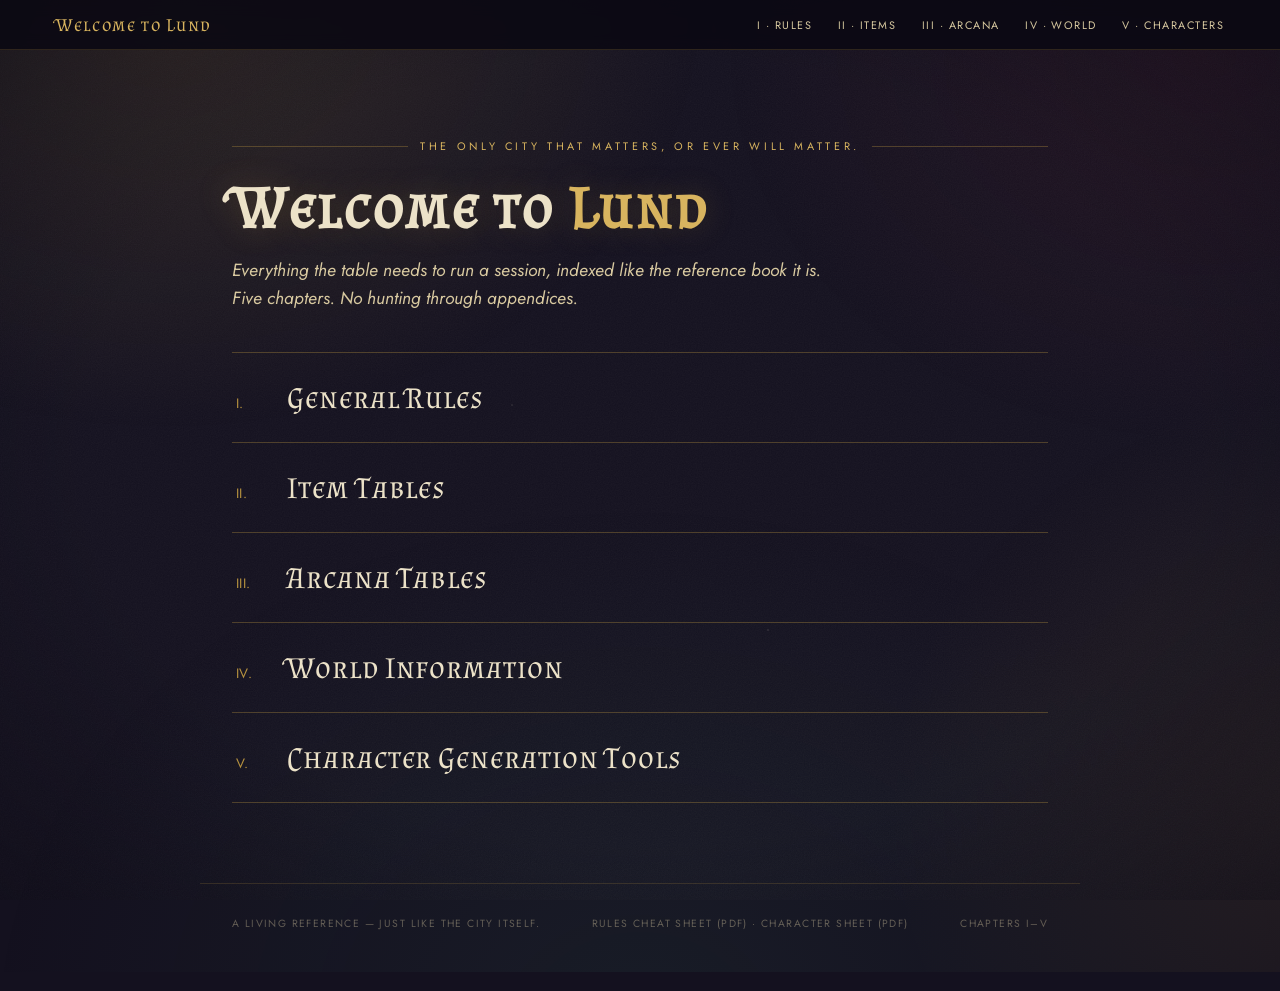
<file: index.html>
<!DOCTYPE html>
<html lang="en">
<head>
<meta charset="UTF-8">
<meta name="viewport" content="width=device-width, initial-scale=1.0">
<title>Welcome to Lund</title>
<link rel="preconnect" href="https://fonts.googleapis.com">
<link rel="preconnect" href="https://fonts.gstatic.com" crossorigin>
<link href="https://fonts.googleapis.com/css2?family=Almendra:wght@400;700&family=Almendra+SC&family=Jost:ital,wght@0,400;0,500;0,600;1,400&display=swap" rel="stylesheet">
<link rel="stylesheet" href="lund-theme.css">
<style>
  /* ---------- homepage-only: table of contents ---------- */
  .toc{
    border-top: 1px solid var(--line);
  }

  .toc-item{
    position:relative;
    display:flex;
    align-items:baseline;
    gap: clamp(16px,3vw,32px);
    padding: 26px 4px;
    border-bottom: 1px solid var(--line);
    cursor:pointer;
    overflow:hidden;
  }

  .toc-item .num{
    font-family:'Jost', sans-serif;
    letter-spacing:0.03em;
    font-size:0.85rem;
    color: var(--gold);
    min-width: 2.4ch;
    transition: color 0.3s ease;
  }

  .toc-item .title-wrap{
    flex:1;
    min-width:0;
    transition: transform 0.35s ease;
  }

  .toc-item .title{
    font-family:'Almendra SC', serif;
    letter-spacing:0.03em;
    font-size: clamp(1.45rem, 3.3vw, 1.9rem);
    color: var(--parchment);
    transition: color 0.3s ease;
    display:block;
  }

  .toc-item .desc{
    display:block;
    font-family:'Jost', sans-serif;
    font-style:italic;
    font-size:1rem;
    color: var(--text-muted);
    max-height:0;
    opacity:0;
    transform: translateY(-4px);
    transition: max-height 0.35s ease, opacity 0.3s ease, transform 0.3s ease, margin 0.3s ease;
    margin-top:0;
  }

  .toc-item:hover, .toc-item:focus-visible{ outline:none; }
  .toc-item:hover .num, .toc-item:focus-visible .num{ color: var(--gold-bright); }
  .toc-item:hover .title-wrap, .toc-item:focus-visible .title-wrap{ transform: translateX(6px); }
  .toc-item:hover .title, .toc-item:focus-visible .title{ color: var(--gold-bright); }
  .toc-item:hover .desc, .toc-item:focus-visible .desc{
    max-height: 3.2em;
    opacity:1;
    margin-top:8px;
  }

  @media (max-width: 560px){
    .toc-item{ flex-wrap:wrap; }
  }
</style>
</head>
<body>

<header class="mast">
  <a class="mark" href="index.html">Welcome to Lund</a>
  <nav>
    <a href="general-rules.html">I · Rules</a>
    <a href="item-tables.html">II · Items</a>
    <a href="arcana-tables.html">III · Arcana</a>
    <a href="world-information.html">IV · World</a>
    <a href="character-generation.html">V · Characters</a>
  </nav>
</header>

<div class="page-hero">
  <div class="eyebrow">The only City that matters, or ever will matter.</div>
  <h1>Welcome to <span style="color:var(--gold-bright)">Lund</span></h1>
  <p class="lede">
    Everything the table needs to run a session, indexed like the reference book it is.
    Five chapters. No hunting through appendices.
  </p>
</div>

<main class="content">
  <nav class="toc" aria-label="Main navigation">
    <a class="toc-item" href="general-rules.html">
      <span class="num">I.</span>
      <span class="title-wrap">
        <span class="title">General Rules</span>
        <span class="desc">The rules for survival in the magnificent city of Lund.</span>
      </span>
    </a>

    <a class="toc-item" href="item-tables.html">
      <span class="num">II.</span>
      <span class="title-wrap">
        <span class="title">Item Tables</span>
        <span class="desc">Weapons, gear, and curiosities, at prices that can't be beat.</span>
      </span>
    </a>

    <a class="toc-item" href="arcana-tables.html">
      <span class="num">III.</span>
      <span class="title-wrap">
        <span class="title">Arcana Tables</span>
        <span class="desc">Spells, rites, and the effects they leave on the world.</span>
      </span>
    </a>

    <a class="toc-item" href="world-information.html">
      <span class="num">IV.</span>
      <span class="title-wrap">
        <span class="title">World Information</span>
        <span class="desc">History, factions, geography, every thing you need to know about Lund, and some things you don't.</span>
      </span>
    </a>

    <a class="toc-item" href="character-generation.html">
      <span class="num">V.</span>
      <span class="title-wrap">
        <span class="title">Character Generation Tools</span>
        <span class="desc">Build a character from first breath to first death.</span>
      </span>
    </a>
  </nav>
</main>

<footer class="site-footer">
  <span>A living reference — just like the city itself.</span>
  <span><a href="https://github.com/thehandoffategaming-spec/lund-site/raw/main/Lund_Rules_Cheat_Sheet.pdf" target="_blank" rel="noopener">Rules Cheat Sheet (PDF)</a> · <a href="https://github.com/thehandoffategaming-spec/lund-site/raw/main/Lund_Sheet_v6.pdf" target="_blank" rel="noopener">Character Sheet (PDF)</a></span>
  <span>Chapters I–V</span>
</footer>

</body>
</html>
</file>
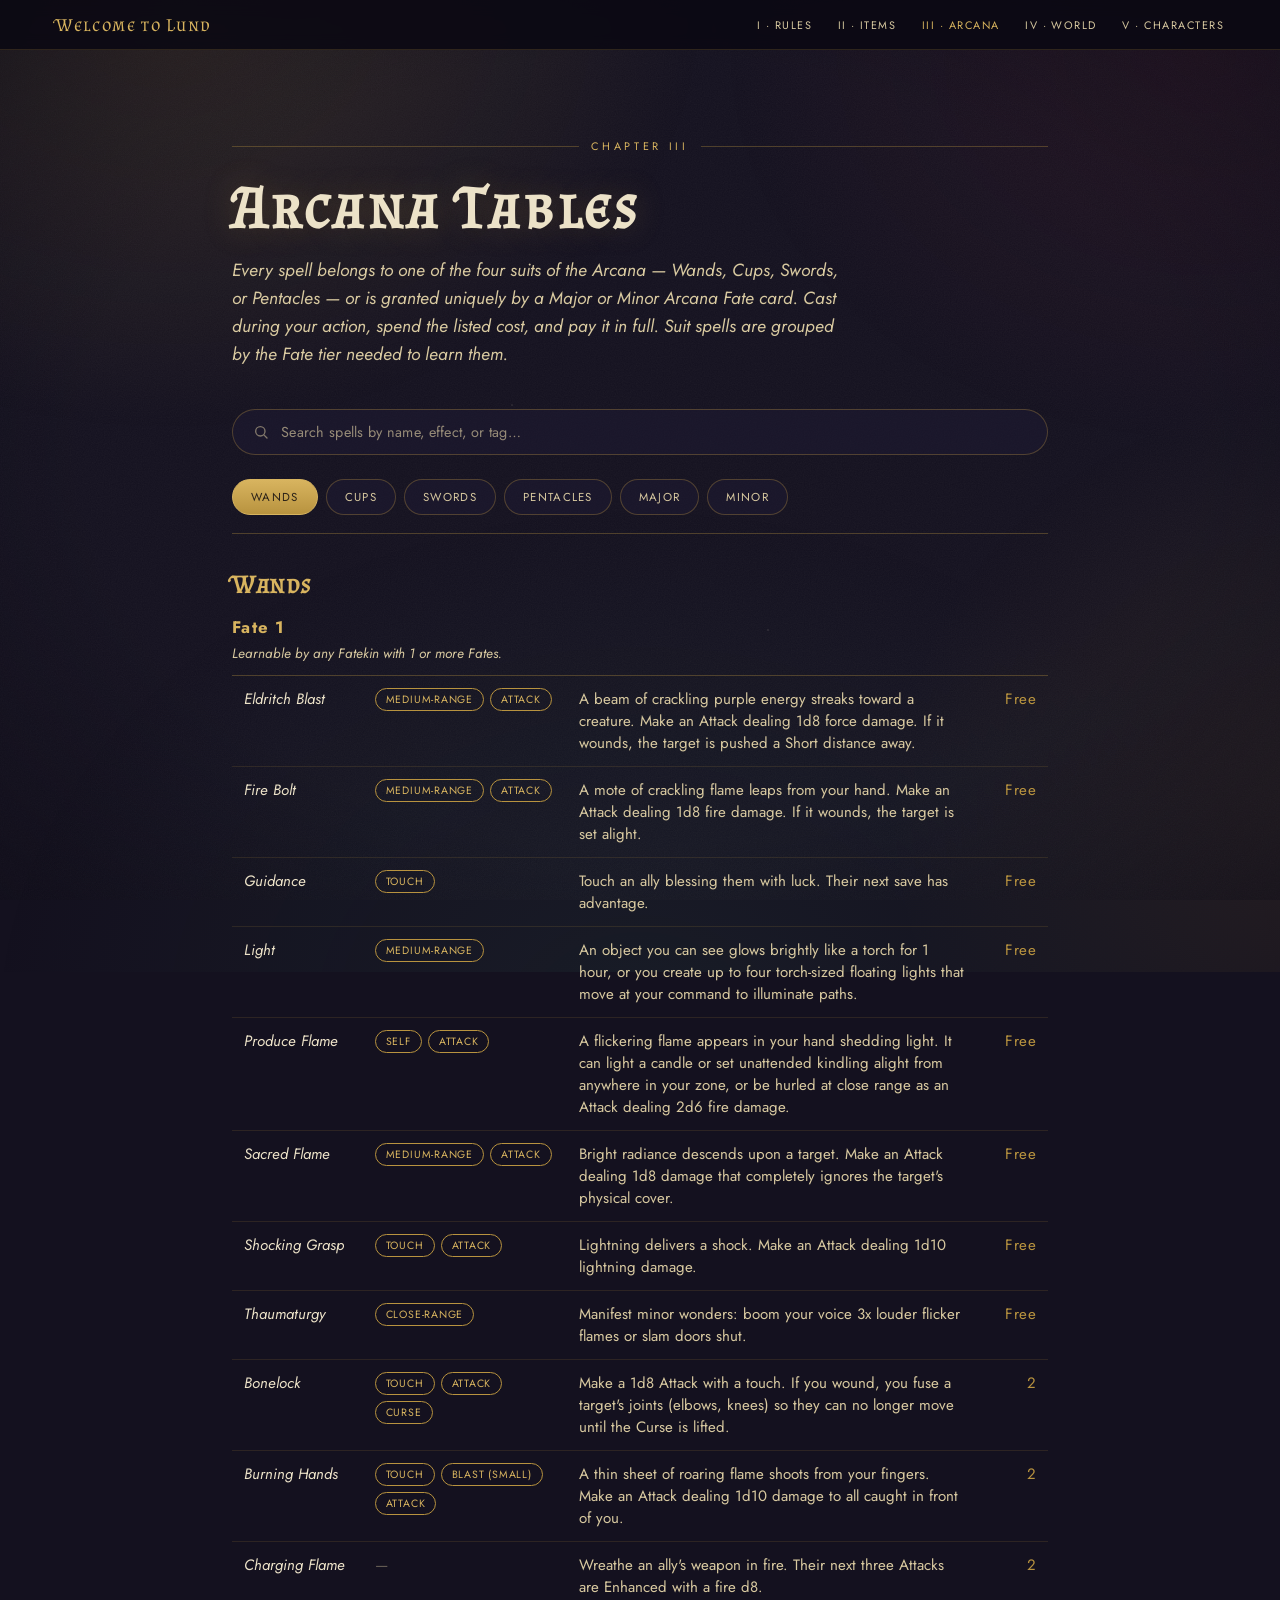
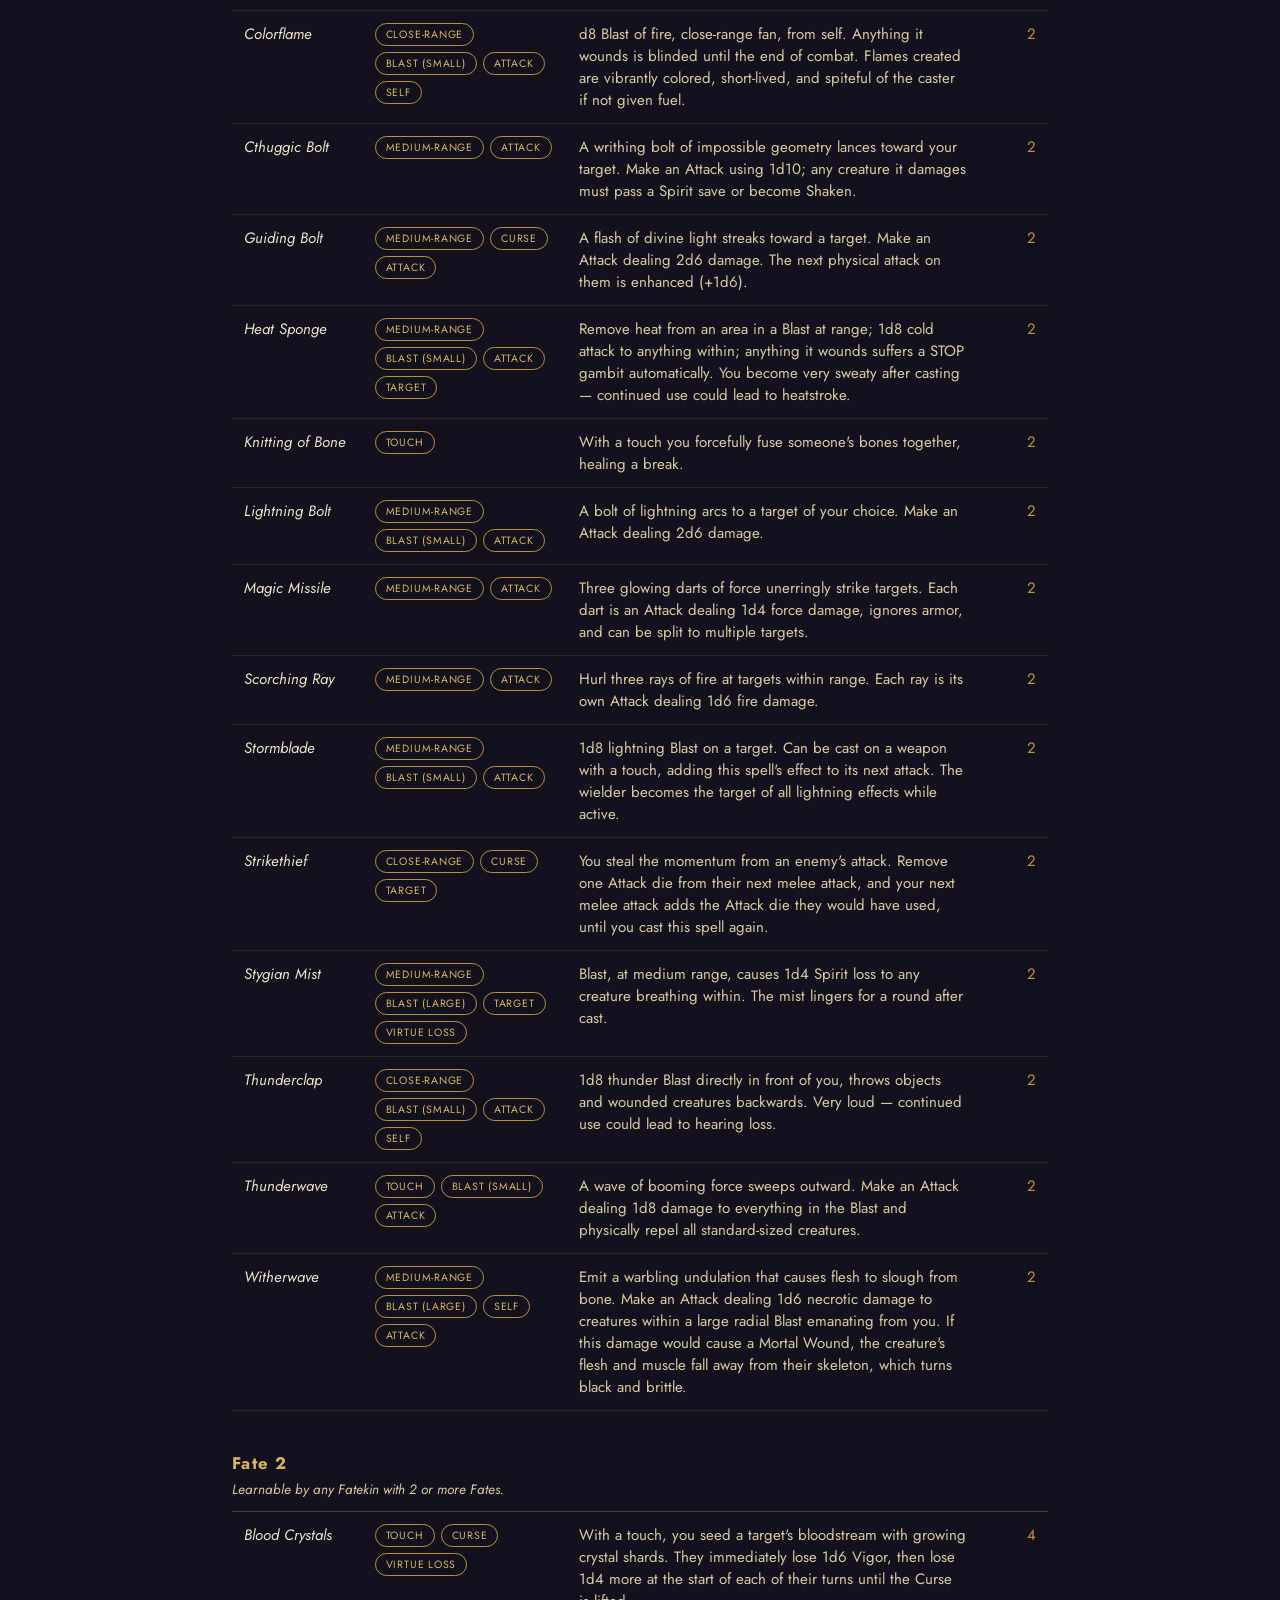
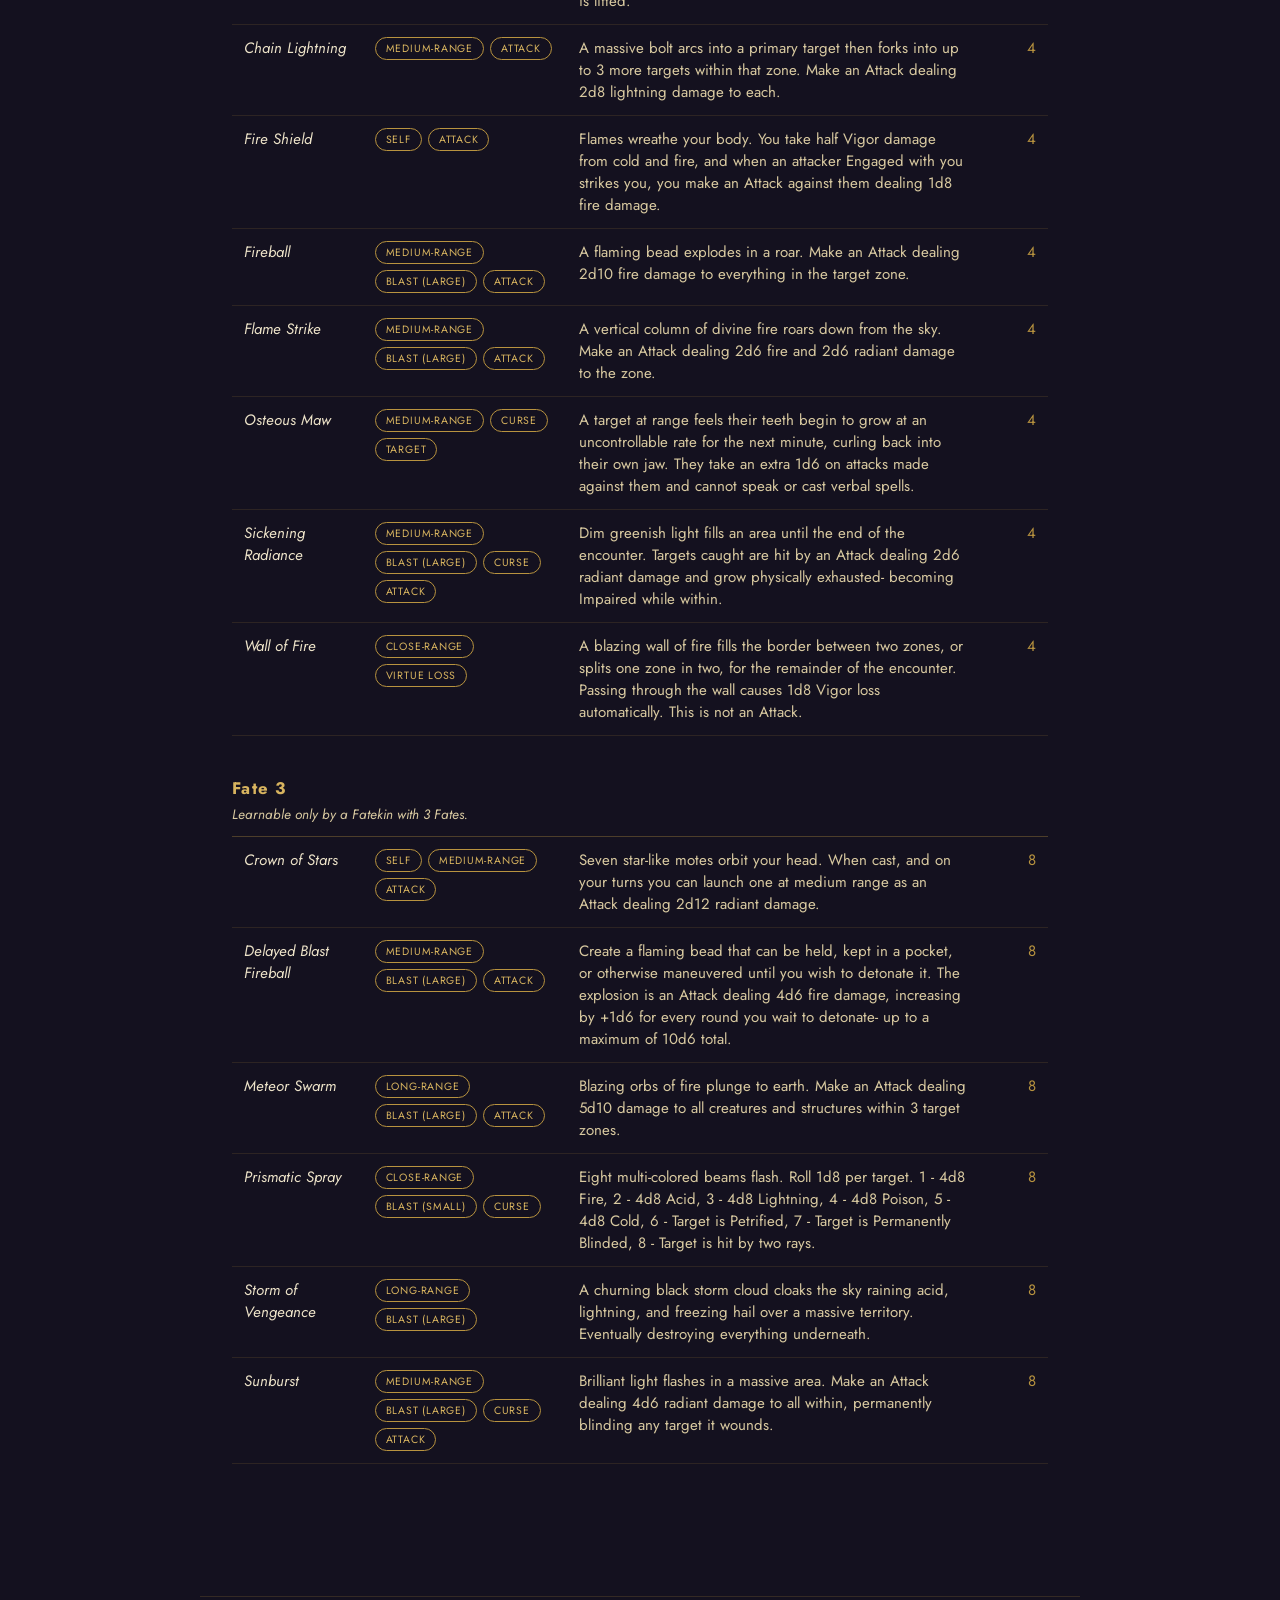
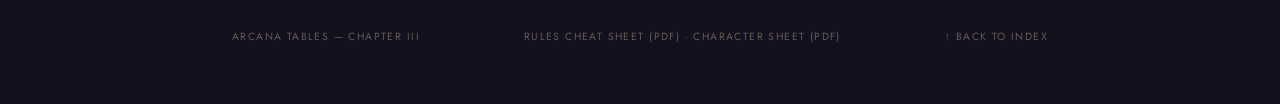
<file: arcana-tables.html>
<!DOCTYPE html>
<html lang="en">
<head>
<meta charset="UTF-8">
<meta name="viewport" content="width=device-width, initial-scale=1.0">
<title>Arcana Tables</title>
<link rel="preconnect" href="https://fonts.googleapis.com">
<link rel="preconnect" href="https://fonts.gstatic.com" crossorigin>
<link href="https://fonts.googleapis.com/css2?family=Almendra:wght@400;700&family=Almendra+SC&family=Jost:ital,wght@0,400;0,500;0,600;1,400&display=swap" rel="stylesheet">
<link rel="stylesheet" href="lund-theme.css">
<style>
  .search-bar{
    display:flex; align-items:center; gap:10px;
    margin-bottom:24px;
    background: rgba(31,26,52,0.5);
    border: 1px solid var(--line);
    border-radius:999px;
    padding: 11px 20px;
  }
  .search-bar svg{ flex:none; opacity:0.55; color: var(--parchment-dim); }
  .search-bar input{
    flex:1;
    min-width:0;
    background:transparent;
    border:none;
    outline:none;
    color: var(--parchment);
    font-family:'Jost', sans-serif;
    font-size:0.9rem;
    letter-spacing:0.02em;
  }
  .search-bar input::placeholder{ color: var(--parchment-dim); opacity:0.65; }
  .search-clear{
    flex:none;
    background:none;
    border:none;
    color: var(--parchment-dim);
    cursor:pointer;
    font-size:1.1rem;
    line-height:1;
    padding:2px 4px;
    display:none;
    transition: color 0.2s ease;
  }
  .search-clear.visible{ display:inline-block; }
  .search-clear:hover{ color: var(--gold-bright); }

  .no-results{
    font-family:'Jost', sans-serif;
    font-style:italic;
    font-size:0.95rem;
    color: var(--parchment-dim);
    text-align:center;
    padding: 40px 0;
    display:none;
  }
  .no-results.visible{ display:block; }

  .cat-tabs{
    display:flex; flex-wrap:wrap; gap:8px;
    margin-bottom:36px;
    border-bottom: 1px solid var(--line);
    padding-bottom:18px;
  }
  .cat-tab{
    font-family:'Jost', sans-serif;
    font-size:0.72rem;
    letter-spacing:0.115em;
    text-transform:uppercase;
    color: var(--parchment-dim);
    background: rgba(31,26,52,0.5);
    border: 1px solid var(--line);
    border-radius:999px;
    padding: 9px 18px;
    cursor:pointer;
    transition: background 0.2s ease, color 0.2s ease, border-color 0.2s ease;
  }
  .cat-tab:hover{ color: var(--parchment); }
  .cat-tab.active{
    background: linear-gradient(180deg, var(--gold-bright), var(--gold));
    color: #2a2118;
    border-color: var(--gold-bright);
  }

  .school-section{ margin-bottom:52px; }
  .school-section.hidden{ display:none; }
  .school-section h2{
    font-family:'Almendra SC', serif;
    letter-spacing:0.03em;
    font-size:1.55rem;
    color: var(--gold-bright);
    margin: 0 0 16px;
  }

  .fate-tier{ margin-bottom:40px; }
  .fate-tier:last-child{ margin-bottom:0; }
  .fate-tier-head{
    font-family:'Jost', sans-serif;
    font-size:1.05rem;
    letter-spacing:0.075em;
    color: var(--gold-bright);
    margin: 0 0 4px;
  }
  .fate-tier-note{
    font-family:'Jost', sans-serif;
    font-style:italic;
    font-size:0.85rem;
    color: var(--parchment-dim);
    margin: 0 0 12px;
  }

  table.arcana{
    width:100%;
    table-layout: fixed;
    border-collapse:collapse;
    border-top: 1px solid var(--line);
    font-size:0.94rem;
  }
  table.arcana td{
    padding: 12px;
    border-bottom: 1px solid rgba(184,147,63,0.15);
    color: var(--parchment-dim);
    vertical-align: top;
    overflow-wrap: break-word;
  }
  table.arcana td.spell-name{ color: var(--parchment); font-style:italic; width:16%; }
  table.arcana td.spell-name .spell-source{
    display:block;
    font-style:normal;
    font-family:'Jost', sans-serif;
    font-size:0.62rem;
    letter-spacing:0.08em;
    text-transform:uppercase;
    color: var(--parchment-dim);
    opacity:0.6;
    margin-top:3px;
  }
  table.arcana td.tags-cell{ width:25%; }
  table.arcana tr:hover td{ background: rgba(184,147,63,0.05); }
  table.arcana td.cost{
    white-space:nowrap;
    color: var(--gold);
    font-style:normal;
    font-family:'Jost', sans-serif;
    letter-spacing:0.03em;
    width: 70px;
    text-align:right;
  }

  .tag-list{ display:flex; flex-wrap:wrap; gap:6px; }
  .tag-badge{
    display:inline-block;
    font-family:'Jost', sans-serif;
    font-size:0.66rem;
    letter-spacing:0.075em;
    text-transform:uppercase;
    padding: 3px 10px;
    border-radius:999px;
    border: 1px solid var(--line);
    color: var(--parchment-dim);
    white-space:nowrap;
  }
  .tag-badge.known{
    border-color: var(--gold);
    color: var(--gold-bright);
    cursor: help;
  }

  #qualityTooltip{
    position: fixed;
    z-index: 200;
    max-width: 260px;
    background: linear-gradient(180deg, var(--parchment), #e2d5b0);
    border: 1px solid var(--gold-bright);
    border-radius: 8px;
    padding: 10px 14px;
    font-family:'Jost', sans-serif;
    font-size: 0.85rem;
    line-height: 1.4;
    color: #2a2118;
    box-shadow: 0 10px 28px rgba(0,0,0,0.45);
    opacity: 0;
    transform: translateY(4px);
    transition: opacity 0.12s ease, transform 0.12s ease;
    pointer-events: none;
  }
  #qualityTooltip.visible{ opacity:1; transform:translateY(0); }
  #qualityTooltip .qt-title{
    display:block;
    font-family:'Jost', sans-serif;
    font-size:0.7rem;
    letter-spacing:0.135em;
    text-transform:uppercase;
    color: var(--burgundy);
    margin-bottom:4px;
  }
  #qualityTooltip .qt-pin-hint{
    display:block;
    margin-top:6px;
    font-family:'Jost', sans-serif;
    font-size:0.6rem;
    letter-spacing:0.095em;
    text-transform:uppercase;
    color: var(--teal);
    opacity:0.8;
  }

  @media (max-width:640px){
    table.arcana{ font-size:0.85rem; }
    table.arcana td.cost{ width: 54px; }
    .tag-badge{ font-size:0.6rem; padding:2px 8px; }
  }
</style>
</head>
<body>

<header class="mast">
  <a class="mark" href="index.html">Welcome to Lund</a>
  <nav>
    <a href="general-rules.html">I · Rules</a>
    <a href="item-tables.html">II · Items</a>
    <a href="arcana-tables.html" class="current">III · Arcana</a>
    <a href="world-information.html">IV · World</a>
    <a href="character-generation.html">V · Characters</a>
  </nav>
</header>

<div class="page-hero">
  <div class="eyebrow">Chapter III</div>
  <h1>Arcana Tables</h1>
  <p class="lede">
    Every spell belongs to one of the four suits of the Arcana — Wands, Cups, Swords, or Pentacles —
    or is granted uniquely by a Major or Minor Arcana Fate card. Cast during your action, spend the
    listed cost, and pay it in full. Suit spells are grouped by the Fate tier needed to learn them.
  </p>
</div>

<main class="content">
  <div class="search-bar">
    <svg width="16" height="16" viewBox="0 0 24 24" fill="none" stroke="currentColor" stroke-width="2" stroke-linecap="round" stroke-linejoin="round"><circle cx="11" cy="11" r="7"></circle><line x1="21" y1="21" x2="16.65" y2="16.65"></line></svg>
    <input type="text" id="arcanaSearch" placeholder="Search spells by name, effect, or tag…" autocomplete="off">
    <button class="search-clear" id="arcanaSearchClear" type="button" aria-label="Clear search">×</button>
  </div>

  <div class="cat-tabs" role="tablist" aria-label="Arcana suit">
    <button class="cat-tab active" data-school="wands">Wands</button>
    <button class="cat-tab" data-school="cups">Cups</button>
    <button class="cat-tab" data-school="swords">Swords</button>
    <button class="cat-tab" data-school="pentacles">Pentacles</button>
    <button class="cat-tab" data-school="major">Major</button>
    <button class="cat-tab" data-school="minor">Minor</button>
  </div>

  <p class="no-results" id="arcanaNoResults">No spells match your search.</p>

  <section class="school-section" data-school="wands">
    <h2>Wands</h2>
    <div class="fate-tier-group" id="table-wands"></div>
  </section>

  <section class="school-section hidden" data-school="cups">
    <h2>Cups</h2>
    <div class="fate-tier-group" id="table-cups"></div>
  </section>

  <section class="school-section hidden" data-school="swords">
    <h2>Swords</h2>
    <div class="fate-tier-group" id="table-swords"></div>
  </section>

  <section class="school-section hidden" data-school="pentacles">
    <h2>Pentacles</h2>
    <div class="fate-tier-group" id="table-pentacles"></div>
  </section>

  <section class="school-section hidden" data-school="major">
    <h2>Major Arcana</h2>
    <p class="fate-tier-note">One unique spell per Major Arcana Fate card — chosen instead of that card's Gift when it's drawn.</p>
    <div id="table-major"></div>
  </section>

  <section class="school-section hidden" data-school="minor">
    <h2>Minor Arcana</h2>
    <p class="fate-tier-note">One unique spell per Minor Arcana Fate card — chosen instead of that card's Gift when it's drawn.</p>
    <div id="table-minor"></div>
  </section>
</main>

<footer class="site-footer">
  <span>Arcana Tables — Chapter III</span>
  <span><a href="https://github.com/thehandoffategaming-spec/lund-site/raw/main/Lund_Rules_Cheat_Sheet.pdf" target="_blank" rel="noopener">Rules Cheat Sheet (PDF)</a> · <a href="https://github.com/thehandoffategaming-spec/lund-site/raw/main/Lund_Sheet_v6.pdf" target="_blank" rel="noopener">Character Sheet (PDF)</a></span>
  <span><a href="index.html">↑ Back to Index</a></span>
</footer>

<div id="qualityTooltip"></div>

<script src="spells-data.js"></script>
<script src="fates-data.js"></script>
<script>
  const KNOWN_TAG_DEFS = {
    "self": "Self — the spell affects only its caster.",
    "target": "Target — the spell targets a creature or object, rather than the caster or an area.",
    "attack": "Attack — the spell deals damage through an Attack, resolved like a normal Attack: Guard and Armor reduce the damage before it lands.",
    "virtue loss": "Virtue Loss — the spell reduces a Virtue directly, ignoring both Guard and Armor entirely. It is not Damage and cannot Mortally Wound or Slay.",
    "touch": "Touch — effective on a target Engaged with you, within reach. Can be used against enemies in melee.",
    "close-range": "Close-Range — effective anywhere in your zone.",
    "medium-range": "Medium-Range — effective in your zone or an adjacent zone you can see.",
	"long-range": "Long-Range — effective anywhere you have line of sight.",
    "blast (small)": "Blast (Small) — pick a target. The spell hits that target and every creature Engaged with it.",
    "blast (large)": "Blast (Large) — the spell hits every creature in a single zone.",
    "curse": "Curse — tends to be long-lasting unless stated otherwise. Removing one usually requires killing the caster or a specialist's help."
  };

  function costLabel(cost){
    if(cost === 0) return 'Free';
    if(cost === null || cost === undefined) return '<span style="opacity:0.4;">—</span>';
    return String(cost);
  }

  function renderTags(tags){
    if(!tags || !tags.length) return '<span style="opacity:0.4;">—</span>';
    return `<div class="tag-list">${tags.map(tag => {
      const key = tag.toLowerCase();
      const known = KNOWN_TAG_DEFS.hasOwnProperty(key);
      return `<span class="tag-badge ${known ? 'known' : ''}" ${known ? `data-tag="${key}"` : ''}>${tag}</span>`;
    }).join('')}</div>`;
  }

  const FATE_TIERS = [
    { label: "Fate 1", note: "Learnable by any Fatekin with 1 or more Fates.", test: cost => cost <= 2 },
    { label: "Fate 2", note: "Learnable by any Fatekin with 2 or more Fates.", test: cost => cost === 4 },
    { label: "Fate 3", note: "Learnable only by a Fatekin with 3 Fates.", test: cost => cost === 8 }
  ];

  function renderSpellRows(spells){
    return spells.map(spell => `
      <tr>
        <td class="spell-name">${spell.name}${spell.source ? `<span class="spell-source">${spell.source}</span>` : ''}</td>
        <td class="tags-cell">${renderTags(spell.tags)}</td>
        <td>${spell.effect}</td>
        <td class="cost">${costLabel(spell.cost)}</td>
      </tr>
    `).join('');
  }

  /* ---------- Major / Minor Arcana, derived from Fate card data ---------- */
  const MAJOR_ARCANA_NAMES = [
    "The Fool", "The Magician", "The High Priestess", "The Empress", "The Emperor", "The Hierophant",
    "The Lovers", "The Chariot", "Strength", "The Hermit", "Wheel of Fortune", "Justice", "The Hanged Man",
    "Death", "Temperance", "The Devil", "The Tower", "The Star", "The Moon", "The Sun", "Judgement", "The World"
  ];

  // Fate spells are written as "Name (cost, tags): effect" or "Name: effect" (no cost/tags).
  // Parse that free text into the same {name, tags, cost, effect} shape SPELLS_DATA uses.
  function parseFateSpell(cardName, raw){
    if(!raw) return null;
    let name, paren, effect;
    let m = raw.match(/^(.+?)\s*\(((?:[^()]|\([^()]*\))*)\):\s*([\s\S]*)$/);
    if(m){
      name = m[1].trim();
      paren = m[2].trim();
      effect = m[3].trim();
    } else {
      m = raw.match(/^(.+?):\s*([\s\S]*)$/);
      if(!m) return null;
      name = m[1].trim();
      paren = '';
      effect = m[2].trim();
    }
    let cost = null;
    let tags = [];
    if(paren){
      const parts = paren.split(',').map(p => p.trim()).filter(Boolean);
      if(parts.length && /^\d+$/.test(parts[0])){
        cost = parseInt(parts[0], 10);
        tags = parts.slice(1);
      } else {
        tags = parts;
      }
    }
    return { name, tags, cost, effect, source: cardName };
  }

  function buildFateSpellList(cardNames){
    return cardNames
      .map(cardName => parseFateSpell(cardName, (FATE_FLAVOR[cardName] || {}).spell))
      .filter(Boolean);
  }

  const MINOR_ARCANA_NAMES = Object.keys(FATE_FLAVOR).filter(n => !MAJOR_ARCANA_NAMES.includes(n));
  const MAJOR_SPELLS = buildFateSpellList(MAJOR_ARCANA_NAMES);
  const MINOR_SPELLS = buildFateSpellList(MINOR_ARCANA_NAMES);

  /* ---------- Search & rendering, across all six categories ---------- */
  const CATEGORIES = {
    wands:     { mode: 'tiered', spells: () => SPELLS_DATA.wands },
    cups:      { mode: 'tiered', spells: () => SPELLS_DATA.cups },
    swords:    { mode: 'tiered', spells: () => SPELLS_DATA.swords },
    pentacles: { mode: 'tiered', spells: () => SPELLS_DATA.pentacles },
    major:     { mode: 'flat', spells: () => MAJOR_SPELLS },
    minor:     { mode: 'flat', spells: () => MINOR_SPELLS }
  };
  let searchQuery = '';

  function matchesQuery(spell, q){
    if(!q) return true;
    const haystack = [spell.name, spell.effect, spell.source, ...(spell.tags || [])].filter(Boolean).join(' ').toLowerCase();
    return haystack.includes(q);
  }

  function renderTable(categoryKey, containerId){
    const q = searchQuery.trim().toLowerCase();
    const cfg = CATEGORIES[categoryKey];
    const spells = cfg.spells().filter(s => matchesQuery(s, q));
    const container = document.getElementById(containerId);

    if(cfg.mode === 'flat'){
      container.innerHTML = spells.length ? `<table class="arcana">${renderSpellRows(spells)}</table>` : '';
      return;
    }

    container.innerHTML = FATE_TIERS.map(tier => {
      const tierSpells = spells
        .filter(s => tier.test(s.cost))
        .sort((a, b) => (a.cost - b.cost) || a.name.localeCompare(b.name));
      if(!tierSpells.length) return '';
      return `
        <div class="fate-tier">
          <h3 class="fate-tier-head">${tier.label}</h3>
          <p class="fate-tier-note">${tier.note}</p>
          <table class="arcana">${renderSpellRows(tierSpells)}</table>
        </div>
      `;
    }).join('');
  }

  function renderAllTables(){
    Object.keys(CATEGORIES).forEach(key => renderTable(key, `table-${key}`));
  }

  renderAllTables();

  const tabs = document.querySelectorAll('.cat-tab');
  const sections = document.querySelectorAll('.school-section');
  const searchInput = document.getElementById('arcanaSearch');
  const searchClear = document.getElementById('arcanaSearchClear');
  const noResultsEl = document.getElementById('arcanaNoResults');

  function categoryHasResults(key){
    const q = searchQuery.trim().toLowerCase();
    return CATEGORIES[key].spells().some(s => matchesQuery(s, q));
  }

  function updateVisibility(){
    const q = searchQuery.trim();
    searchClear.classList.toggle('visible', q.length > 0);

    if(q){
      // Search mode: show every category that has a match, ignore the active tab,
      // and dim the tabs since they're not driving the view right now.
      let anyVisible = false;
      sections.forEach(s => {
        const has = categoryHasResults(s.dataset.school);
        s.classList.toggle('hidden', !has);
        if(has) anyVisible = true;
      });
      tabs.forEach(t => t.classList.remove('active'));
      noResultsEl.classList.toggle('visible', !anyVisible);
    } else {
      // Normal mode: restore single-tab browsing.
      noResultsEl.classList.remove('visible');
      const activeTab = document.querySelector('.cat-tab.active') || tabs[0];
      activeTab.classList.add('active');
      sections.forEach(s => s.classList.toggle('hidden', s.dataset.school !== activeTab.dataset.school));
    }
  }

  searchInput.addEventListener('input', () => {
    searchQuery = searchInput.value;
    renderAllTables();
    updateVisibility();
  });

  searchClear.addEventListener('click', () => {
    searchQuery = '';
    searchInput.value = '';
    renderAllTables();
    updateVisibility();
    searchInput.focus();
  });

  tabs.forEach(tab => {
    tab.addEventListener('click', () => {
      // Picking a suit tab always exits search mode and browses that suit.
      searchQuery = '';
      searchInput.value = '';
      renderAllTables();
      tabs.forEach(t => t.classList.remove('active'));
      tab.classList.add('active');
      const school = tab.dataset.school;
      sections.forEach(s => s.classList.toggle('hidden', s.dataset.school !== school));
      searchClear.classList.remove('visible');
      noResultsEl.classList.remove('visible');
    });
  });

  /* ---------- Tag tooltips, pinnable with Shift (matches Item Tables) ---------- */
  let shiftHeld = false;
  let pinnedOpen = false;
  const tooltipEl = document.getElementById('qualityTooltip');

  document.addEventListener('keydown', (e) => {
    if(e.key === 'Shift') shiftHeld = true;
  });
  document.addEventListener('keyup', (e) => {
    if(e.key === 'Shift'){
      shiftHeld = false;
      if(pinnedOpen) hideTooltip();
    }
  });

  function showTooltip(el, x, y){
    const key = el.dataset.tag;
    const def = KNOWN_TAG_DEFS[key];
    if(!def) return;
    tooltipEl.innerHTML = `<span class="qt-title">${key.replace('-', ' ')}</span>${def}<span class="qt-pin-hint">Hold Shift to pin</span>`;
    positionTooltip(x, y);
    tooltipEl.classList.add('visible');
  }

  function positionTooltip(x, y){
    const padding = 14;
    let left = x + padding;
    let top = y + padding;
    const rect = tooltipEl.getBoundingClientRect();
    if(left + rect.width > window.innerWidth - 10) left = x - rect.width - padding;
    if(top + rect.height > window.innerHeight - 10) top = y - rect.height - padding;
    tooltipEl.style.left = left + 'px';
    tooltipEl.style.top = top + 'px';
  }

  function hideTooltip(){
    tooltipEl.classList.remove('visible');
    pinnedOpen = false;
  }

  document.addEventListener('mouseover', (e) => {
    const badge = e.target.closest('.tag-badge.known');
    if(badge) showTooltip(badge, e.clientX, e.clientY);
  });
  document.addEventListener('mousemove', (e) => {
    if(e.target.closest('.tag-badge.known') && !pinnedOpen) positionTooltip(e.clientX, e.clientY);
  });
  document.addEventListener('mouseout', (e) => {
    const badge = e.target.closest('.tag-badge.known');
    if(!badge) return;
    if(shiftHeld){
      pinnedOpen = true;
    } else {
      hideTooltip();
    }
  });
</script>

</body>
</html>
</file>
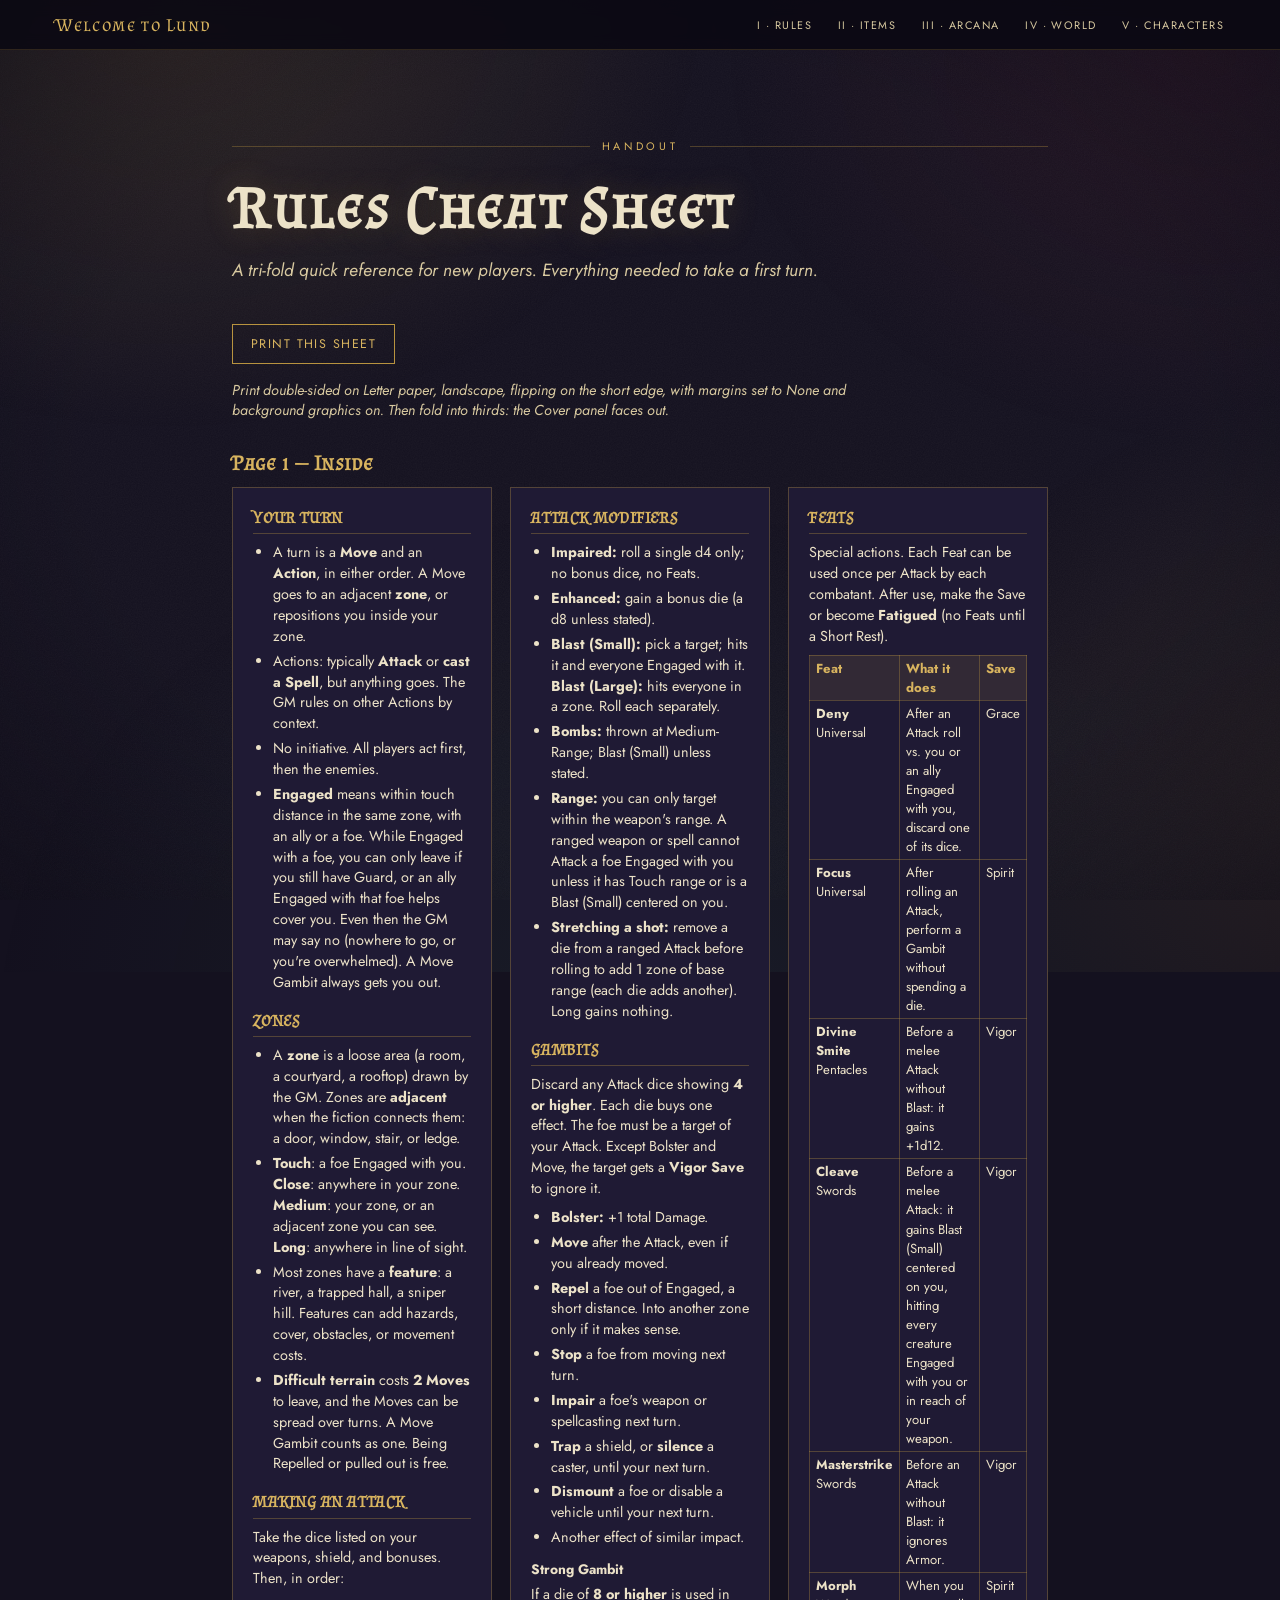
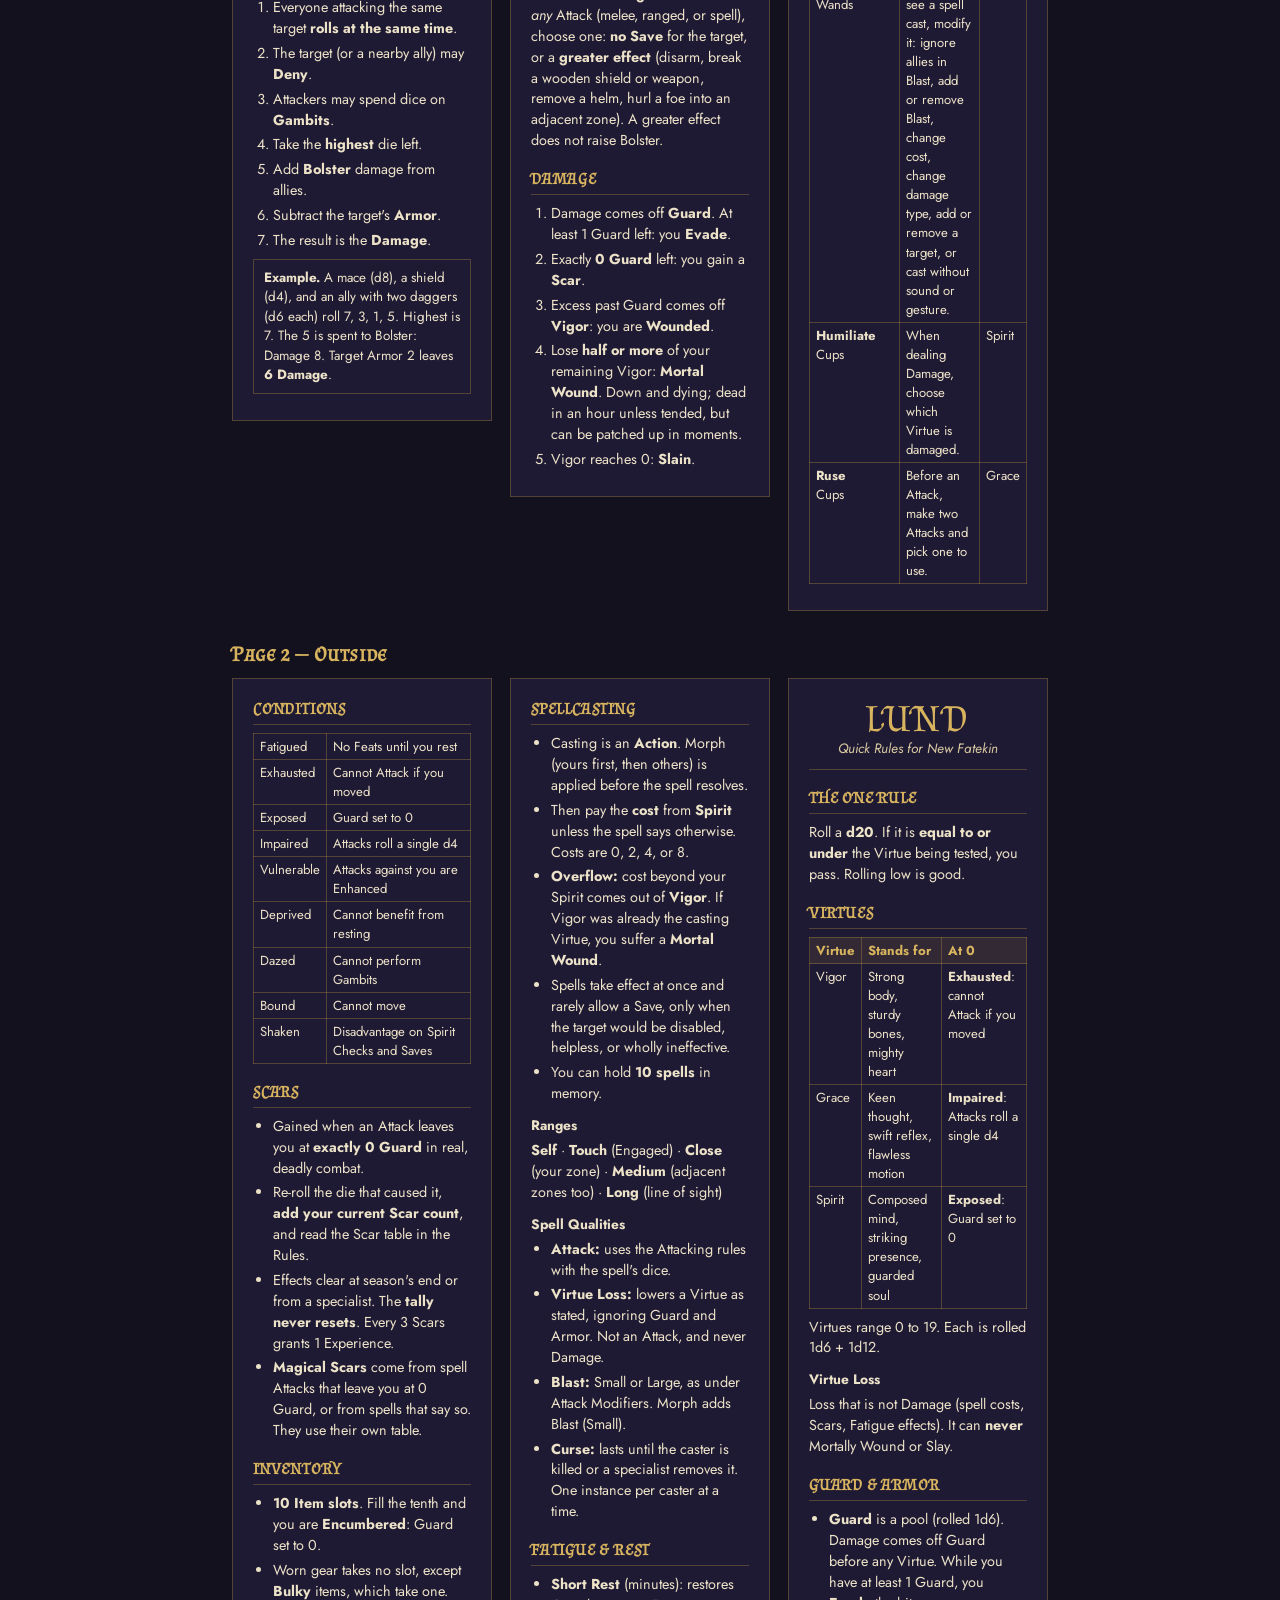
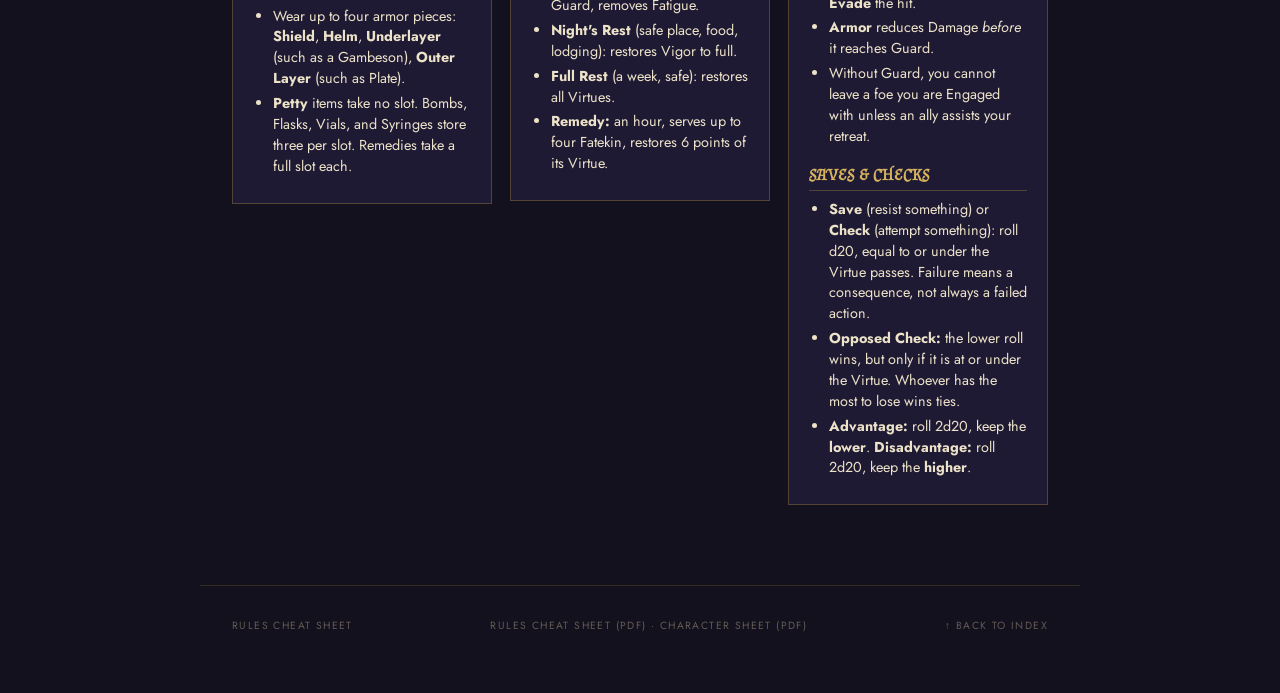
<file: cheat-sheet.html>
<!DOCTYPE html>
<html lang="en">
<head>
<meta charset="UTF-8">
<meta name="viewport" content="width=device-width, initial-scale=1.0">
<title>Rules Cheat Sheet</title>
<link rel="preconnect" href="https://fonts.googleapis.com">
<link rel="preconnect" href="https://fonts.gstatic.com" crossorigin>
<link href="https://fonts.googleapis.com/css2?family=Almendra:wght@400;700&family=Almendra+SC&family=Jost:ital,wght@0,400;0,500;0,600;1,400&display=swap" rel="stylesheet">
<link rel="stylesheet" href="lund-theme.css">
<style>
  .print-bar{ display:flex; align-items:center; gap:16px; flex-wrap:wrap; margin:0 0 28px; }
  .print-btn{
    font-family:'Jost',sans-serif; font-size:0.78rem; letter-spacing:0.115em; text-transform:uppercase;
    background:transparent; color:var(--gold-bright); border:1px solid var(--gold); padding:10px 18px; cursor:pointer;
  }
  .print-btn:hover{ background:var(--gold); color:var(--ink); }
  .print-help{ font-family:'Jost',sans-serif; font-style:italic; color:var(--parchment-dim); font-size:0.9rem; margin:0; max-width:640px; }
  .sheet-label{ font-family:'Almendra SC',serif; letter-spacing:0.03em; font-size:1.3rem; color:var(--gold-bright); margin:30px 0 12px; }
  .sheet{ display:grid; grid-template-columns:repeat(3,1fr); gap:18px; align-items:start; }
  .panel{
    background:var(--panel); border:1px solid var(--line); padding:18px 20px;
    font-family:'Jost',sans-serif; font-size:0.9rem; line-height:1.45; color:var(--parchment);
  }
  .panel h3{
    font-family:'Almendra SC',serif; letter-spacing:0.05em; font-size:1rem; color:var(--gold-bright);
    margin:16px 0 8px; padding-bottom:4px; border-bottom:1px solid var(--line); text-transform:uppercase;
  }
  .panel h3:first-child{ margin-top:0; }
  .panel h4{ font-size:0.86rem; margin:12px 0 4px; color:var(--parchment); }
  .panel p{ margin:0 0 8px; }
  .panel ul, .panel ol{ margin:0 0 8px; padding-left:20px; }
  .panel li{ margin-bottom:4px; }
  .panel table{ width:100%; border-collapse:collapse; margin:4px 0 8px; font-size:0.82rem; }
  .panel th, .panel td{ border:1px solid var(--line); padding:3px 6px; text-align:left; vertical-align:top; }
  .panel th{ color:var(--gold-bright); background:rgba(184,147,63,0.12); }
  .example{ border:1px solid var(--line); padding:8px 10px; margin:8px 0; font-size:0.84rem; }
  .cs-title{ text-align:center; border-bottom:1px solid var(--line); padding-bottom:10px; margin-bottom:12px; }
  .cs-title .big{ font-family:'Almendra SC',serif; font-size:2.4rem; letter-spacing:0.08em; color:var(--gold-bright); line-height:1.1; }
  .cs-title .sub{ font-style:italic; color:var(--parchment-dim); font-size:0.85rem; }
  @media (max-width:900px){ .sheet{ grid-template-columns:1fr; } }

  /* ---------- Print: two landscape Letter pages (inside, outside), black on white ---------- */
  @page{ size:11in 8.5in; margin:0; }
  @media print{
    html, body{ background:#fff !important; color:#000 !important; }
    .mast, .page-hero, .print-bar, .sheet-label, .site-footer{ display:none !important; }
    .content{ padding:0 !important; margin:0 !important; max-width:none !important; }
    .sheet{ display:grid; grid-template-columns:repeat(3,3.6667in); gap:0; width:11in; height:8.5in; page-break-after:always; break-after:page; align-items:stretch; }
    .sheet:last-of-type{ page-break-after:auto; break-after:auto; }
    .panel{
      background:#fff !important; color:#000 !important; border:1.5px solid #000; outline:0.5px solid #000; outline-offset:-5px;
      padding:0.3in 0.28in; font-family:'DejaVu Serif Condensed','Times New Roman',serif; font-size:8.6pt; line-height:1.28; overflow:hidden;
    }
    .panel h3{ background:#000; color:#fff !important; border:0; padding:3px 6px; margin:12px 0 6px; font-family:Arial,sans-serif; font-size:8.8pt; letter-spacing:0.06em; }
    .panel h3:first-child{ margin-top:0; }
    .panel h4{ color:#000; }
    .panel th, .panel td{ border:1px solid #000; }
    .panel th{ background:#e6e6e6; color:#000; }
    .example{ border:1px solid #000; }
    .cs-title{ border-bottom:1px solid #000; }
    .cs-title .big{ color:#000; font-size:30pt; }
    .cs-title .sub{ color:#000; }
  }
</style>
</head>
<body>

<header class="mast">
  <a class="mark" href="index.html">Welcome to Lund</a>
  <nav>
    <a href="general-rules.html">I · Rules</a>
    <a href="item-tables.html">II · Items</a>
    <a href="arcana-tables.html">III · Arcana</a>
    <a href="world-information.html">IV · World</a>
    <a href="character-generation.html">V · Characters</a>
  </nav>
</header>

<div class="page-hero">
  <div class="eyebrow">Handout</div>
  <h1>Rules Cheat Sheet</h1>
  <p class="lede">A tri-fold quick reference for new players. Everything needed to take a first turn.</p>
</div>

<main class="content">
  <div class="print-bar">
    <button class="print-btn" onclick="window.print()">Print this sheet</button>
    <p class="print-help">Print double-sided on Letter paper, landscape, flipping on the short edge, with margins set to None and background graphics on. Then fold into thirds: the Cover panel faces out.</p>
  </div>

  <h2 class="sheet-label">Page 1 &mdash; Inside</h2>
  <div class="sheet">
      <section class="panel" aria-label="Turns and attacks">
        <h3>Your Turn</h3>
        <ul>
        <li>A turn is a <b>Move</b> and an <b>Action</b>, in either order. A Move goes to an adjacent <b>zone</b>, or repositions you inside your zone.</li>
        <li>Actions: typically <b>Attack</b> or <b>cast a Spell</b>, but anything goes. The GM rules on other Actions by context.</li>
        <li>No initiative. All players act first, then the enemies.</li>
        <li><b>Engaged</b> means within touch distance in the same zone, with an ally or a foe. While Engaged with a foe, you can only leave if you still have Guard, or an ally Engaged with that foe helps cover you. Even then the GM may say no (nowhere to go, or you're overwhelmed). A Move Gambit always gets you out.</li>
        </ul>
        <h3>Zones</h3>
        <ul>
        <li>A <b>zone</b> is a loose area (a room, a courtyard, a rooftop) drawn by the GM. Zones are <b>adjacent</b> when the fiction connects them: a door, window, stair, or ledge.</li>
        <li><b>Touch</b>: a foe Engaged with you. <b>Close</b>: anywhere in your zone. <b>Medium</b>: your zone, or an adjacent zone you can see. <b>Long</b>: anywhere in line of sight.</li>
        <li>Most zones have a <b>feature</b>: a river, a trapped hall, a sniper hill. Features can add hazards, cover, obstacles, or movement costs.</li>
        <li><b>Difficult terrain</b> costs <b>2 Moves</b> to leave, and the Moves can be spread over turns. A Move Gambit counts as one. Being Repelled or pulled out is free.</li>
        </ul>
        <h3>Making an Attack</h3>
        <p>Take the dice listed on your weapons, shield, and bonuses. Then, in order:</p>
        <ol>
        <li>Everyone attacking the same target <b>rolls at the same time</b>.</li>
        <li>The target (or a nearby ally) may <b>Deny</b>.</li>
        <li>Attackers may spend dice on <b>Gambits</b>.</li>
        <li>Take the <b>highest</b> die left.</li>
        <li>Add <b>Bolster</b> damage from allies.</li>
        <li>Subtract the target's <b>Armor</b>.</li>
        <li>The result is the <b>Damage</b>.</li>
        </ol>
        <div class="example"><b>Example.</b> A mace (d8), a shield (d4), and an ally with two daggers (d6 each) roll 7, 3, 1, 5. Highest is 7. The 5 is spent to Bolster: Damage 8. Target Armor 2 leaves <b>6 Damage</b>.</div>
      </section>
      <section class="panel" aria-label="Gambits and damage">
        <h3>Attack Modifiers</h3>
        <ul>
        <li><b>Impaired:</b> roll a single d4 only; no bonus dice, no Feats.</li>
        <li><b>Enhanced:</b> gain a bonus die (a d8 unless stated).</li>
        <li><b>Blast (Small):</b> pick a target; hits it and everyone Engaged with it. <b>Blast (Large):</b> hits everyone in a zone. Roll each separately.</li>
        <li><b>Bombs:</b> thrown at Medium-Range; Blast (Small) unless stated.</li>
        <li><b>Range:</b> you can only target within the weapon's range. A ranged weapon or spell cannot Attack a foe Engaged with you unless it has Touch range or is a Blast (Small) centered on you.</li>
        <li><b>Stretching a shot:</b> remove a die from a ranged Attack before rolling to add 1 zone of base range (each die adds another). Long gains nothing.</li>
        </ul>
        <h3>Gambits</h3>
        <p>Discard any Attack dice showing <b>4 or higher</b>. Each die buys one effect. The foe must be a target of your Attack. Except Bolster and Move, the target gets a <b>Vigor Save</b> to ignore it.</p>
        <ul>
        <li><b>Bolster:</b> +1 total Damage.</li>
        <li><b>Move</b> after the Attack, even if you already moved.</li>
        <li><b>Repel</b> a foe out of Engaged, a short distance. Into another zone only if it makes sense.</li>
        <li><b>Stop</b> a foe from moving next turn.</li>
        <li><b>Impair</b> a foe's weapon or spellcasting next turn.</li>
        <li><b>Trap</b> a shield, or <b>silence</b> a caster, until your next turn.</li>
        <li><b>Dismount</b> a foe or disable a vehicle until your next turn.</li>
        <li>Another effect of similar impact.</li>
        </ul>
        <h4>Strong Gambit</h4>
        <p>If a die of <b>8 or higher</b> is used in <i>any</i> Attack (melee, ranged, or spell), choose one: <b>no Save</b> for the target, or a <b>greater effect</b> (disarm, break a wooden shield or weapon, remove a helm, hurl a foe into an adjacent zone). A greater effect does not raise Bolster.</p>
        <h3>Damage</h3>
        <ol>
        <li>Damage comes off <b>Guard</b>. At least 1 Guard left: you <b>Evade</b>.</li>
        <li>Exactly <b>0 Guard</b> left: you gain a <b>Scar</b>.</li>
        <li>Excess past Guard comes off <b>Vigor</b>: you are <b>Wounded</b>.</li>
        <li>Lose <b>half or more</b> of your remaining Vigor: <b>Mortal Wound</b>. Down and dying; dead in an hour unless tended, but can be patched up in moments.</li>
        <li>Vigor reaches 0: <b>Slain</b>.</li>
        </ol>
      </section>
      <section class="panel" aria-label="Feats">
        <h3>Feats</h3>
        <p>Special actions. Each Feat can be used once per Attack by each combatant. After use, make the Save or become <b>Fatigued</b> (no Feats until a Short Rest).</p>
        <table><tr><th>Feat</th><th>What it does</th><th>Save</th></tr><tr><td><b>Deny</b><br/>Universal</td><td>After an Attack roll vs. you or an ally Engaged with you, discard one of its dice.</td><td>Grace</td></tr><tr><td><b>Focus</b><br/>Universal</td><td>After rolling an Attack, perform a Gambit without spending a die.</td><td>Spirit</td></tr><tr><td><b>Divine Smite</b><br/>Pentacles</td><td>Before a melee Attack without Blast: it gains +1d12.</td><td>Vigor</td></tr><tr><td><b>Cleave</b><br/>Swords</td><td>Before a melee Attack: it gains Blast (Small) centered on you, hitting every creature Engaged with you or in reach of your weapon.</td><td>Vigor</td></tr><tr><td><b>Masterstrike</b><br/>Swords</td><td>Before an Attack without Blast: it ignores Armor.</td><td>Vigor</td></tr><tr><td><b>Morph</b><br/>Wands</td><td>When you see a spell cast, modify it: ignore allies in Blast, add or remove Blast, change cost, change damage type, add or remove a target, or cast without sound or gesture.</td><td>Spirit</td></tr><tr><td><b>Humiliate</b><br/>Cups</td><td>When dealing Damage, choose which Virtue is damaged.</td><td>Spirit</td></tr><tr><td><b>Ruse</b><br/>Cups</td><td>Before an Attack, make two Attacks and pick one to use.</td><td>Grace</td></tr></table>
      </section>
  </div>

  <h2 class="sheet-label">Page 2 &mdash; Outside</h2>
  <div class="sheet">
      <section class="panel" aria-label="Conditions, scars, inventory">
        <h3>Conditions</h3>
        <table><tr><td>Fatigued</td><td>No Feats until you rest</td></tr><tr><td>Exhausted</td><td>Cannot Attack if you moved</td></tr><tr><td>Exposed</td><td>Guard set to 0</td></tr><tr><td>Impaired</td><td>Attacks roll a single d4</td></tr><tr><td>Vulnerable</td><td>Attacks against you are Enhanced</td></tr><tr><td>Deprived</td><td>Cannot benefit from resting</td></tr><tr><td>Dazed</td><td>Cannot perform Gambits</td></tr><tr><td>Bound</td><td>Cannot move</td></tr><tr><td>Shaken</td><td>Disadvantage on Spirit Checks and Saves</td></tr></table>
        <h3>Scars</h3>
        <ul>
        <li>Gained when an Attack leaves you at <b>exactly 0 Guard</b> in real, deadly combat.</li>
        <li>Re-roll the die that caused it, <b>add your current Scar count</b>, and read the Scar table in the Rules.</li>
        <li>Effects clear at season's end or from a specialist. The <b>tally never resets</b>. Every 3 Scars grants 1 Experience.</li>
        <li><b>Magical Scars</b> come from spell Attacks that leave you at 0 Guard, or from spells that say so. They use their own table.</li>
        </ul>
        <h3>Inventory</h3>
        <ul>
        <li><b>10 Item slots</b>. Fill the tenth and you are <b>Encumbered</b>: Guard set to 0.</li>
        <li>Worn gear takes no slot, except <b>Bulky</b> items, which take one.</li>
        <li>Wear up to four armor pieces: <b>Shield</b>, <b>Helm</b>, <b>Underlayer</b> (such as a Gambeson), <b>Outer Layer</b> (such as Plate).</li>
        <li><b>Petty</b> items take no slot. Bombs, Flasks, Vials, and Syringes store three per slot. Remedies take a full slot each.</li>
        </ul>
      </section>
      <section class="panel" aria-label="Spellcasting and rest">
        <h3>Spellcasting</h3>
        <ul>
        <li>Casting is an <b>Action</b>. Morph (yours first, then others) is applied before the spell resolves.</li>
        <li>Then pay the <b>cost</b> from <b>Spirit</b> unless the spell says otherwise. Costs are 0, 2, 4, or 8.</li>
        <li><b>Overflow:</b> cost beyond your Spirit comes out of <b>Vigor</b>. If Vigor was already the casting Virtue, you suffer a <b>Mortal Wound</b>.</li>
        <li>Spells take effect at once and rarely allow a Save, only when the target would be disabled, helpless, or wholly ineffective.</li>
        <li>You can hold <b>10 spells</b> in memory.</li>
        </ul>
        <h4>Ranges</h4>
        <p><b>Self</b> · <b>Touch</b> (Engaged) · <b>Close</b> (your zone) · <b>Medium</b> (adjacent zones too) · <b>Long</b> (line of sight)</p>
        <h4>Spell Qualities</h4>
        <ul>
        <li><b>Attack:</b> uses the Attacking rules with the spell's dice.</li>
        <li><b>Virtue Loss:</b> lowers a Virtue as stated, ignoring Guard and Armor. Not an Attack, and never Damage.</li>
        <li><b>Blast:</b> Small or Large, as under Attack Modifiers. Morph adds Blast (Small).</li>
        <li><b>Curse:</b> lasts until the caster is killed or a specialist removes it. One instance per caster at a time.</li>
        </ul>
        <h3>Fatigue & Rest</h3>
        <ul>
        <li><b>Short Rest</b> (minutes): restores Guard, removes Fatigue.</li>
        <li><b>Night's Rest</b> (safe place, food, lodging): restores Vigor to full.</li>
        <li><b>Full Rest</b> (a week, safe): restores all Virtues.</li>
        <li><b>Remedy:</b> an hour, serves up to four Fatekin, restores 6 points of its Virtue.</li>
        </ul>
      </section>
      <section class="panel" aria-label="Cover">
        <div class="cs-title"><div class="big">LUND</div><div class="sub">Quick Rules for New Fatekin</div></div>
        <h3>The One Rule</h3>
        <p>Roll a <b>d20</b>. If it is <b>equal to or under</b> the Virtue being tested, you pass. Rolling low is good.</p>
        <h3>Virtues</h3>
        <table><tr><th>Virtue</th><th>Stands for</th><th>At 0</th></tr><tr><td>Vigor</td><td>Strong body, sturdy bones, mighty heart</td><td><b>Exhausted</b>: cannot Attack if you moved</td></tr><tr><td>Grace</td><td>Keen thought, swift reflex, flawless motion</td><td><b>Impaired</b>: Attacks roll a single d4</td></tr><tr><td>Spirit</td><td>Composed mind, striking presence, guarded soul</td><td><b>Exposed</b>: Guard set to 0</td></tr></table>
        <p>Virtues range 0 to 19. Each is rolled 1d6 + 1d12.</p>
        <h4>Virtue Loss</h4>
        <p>Loss that is not Damage (spell costs, Scars, Fatigue effects). It can <b>never</b> Mortally Wound or Slay.</p>
        <h3>Guard & Armor</h3>
        <ul>
        <li><b>Guard</b> is a pool (rolled 1d6). Damage comes off Guard before any Virtue. While you have at least 1 Guard, you <b>Evade</b> the hit.</li>
        <li><b>Armor</b> reduces Damage <i>before</i> it reaches Guard.</li>
        <li>Without Guard, you cannot leave a foe you are Engaged with unless an ally assists your retreat.</li>
        </ul>
        <h3>Saves & Checks</h3>
        <ul>
        <li><b>Save</b> (resist something) or <b>Check</b> (attempt something): roll d20, equal to or under the Virtue passes. Failure means a consequence, not always a failed action.</li>
        <li><b>Opposed Check:</b> the lower roll wins, but only if it is at or under the Virtue. Whoever has the most to lose wins ties.</li>
        <li><b>Advantage:</b> roll 2d20, keep the <b>lower</b>. <b>Disadvantage:</b> roll 2d20, keep the <b>higher</b>.</li>
        </ul>
      </section>
  </div>
</main>

<footer class="site-footer">
  <span>Rules Cheat Sheet</span>
  <span><a href="https://github.com/thehandoffategaming-spec/lund-site/raw/main/Lund_Rules_Cheat_Sheet.pdf" target="_blank" rel="noopener">Rules Cheat Sheet (PDF)</a> · <a href="https://github.com/thehandoffategaming-spec/lund-site/raw/main/Lund_Sheet_v6.pdf" target="_blank" rel="noopener">Character Sheet (PDF)</a></span>
  <span><a href="index.html">↑ Back to Index</a></span>
</footer>

</body>
</html>
</file>
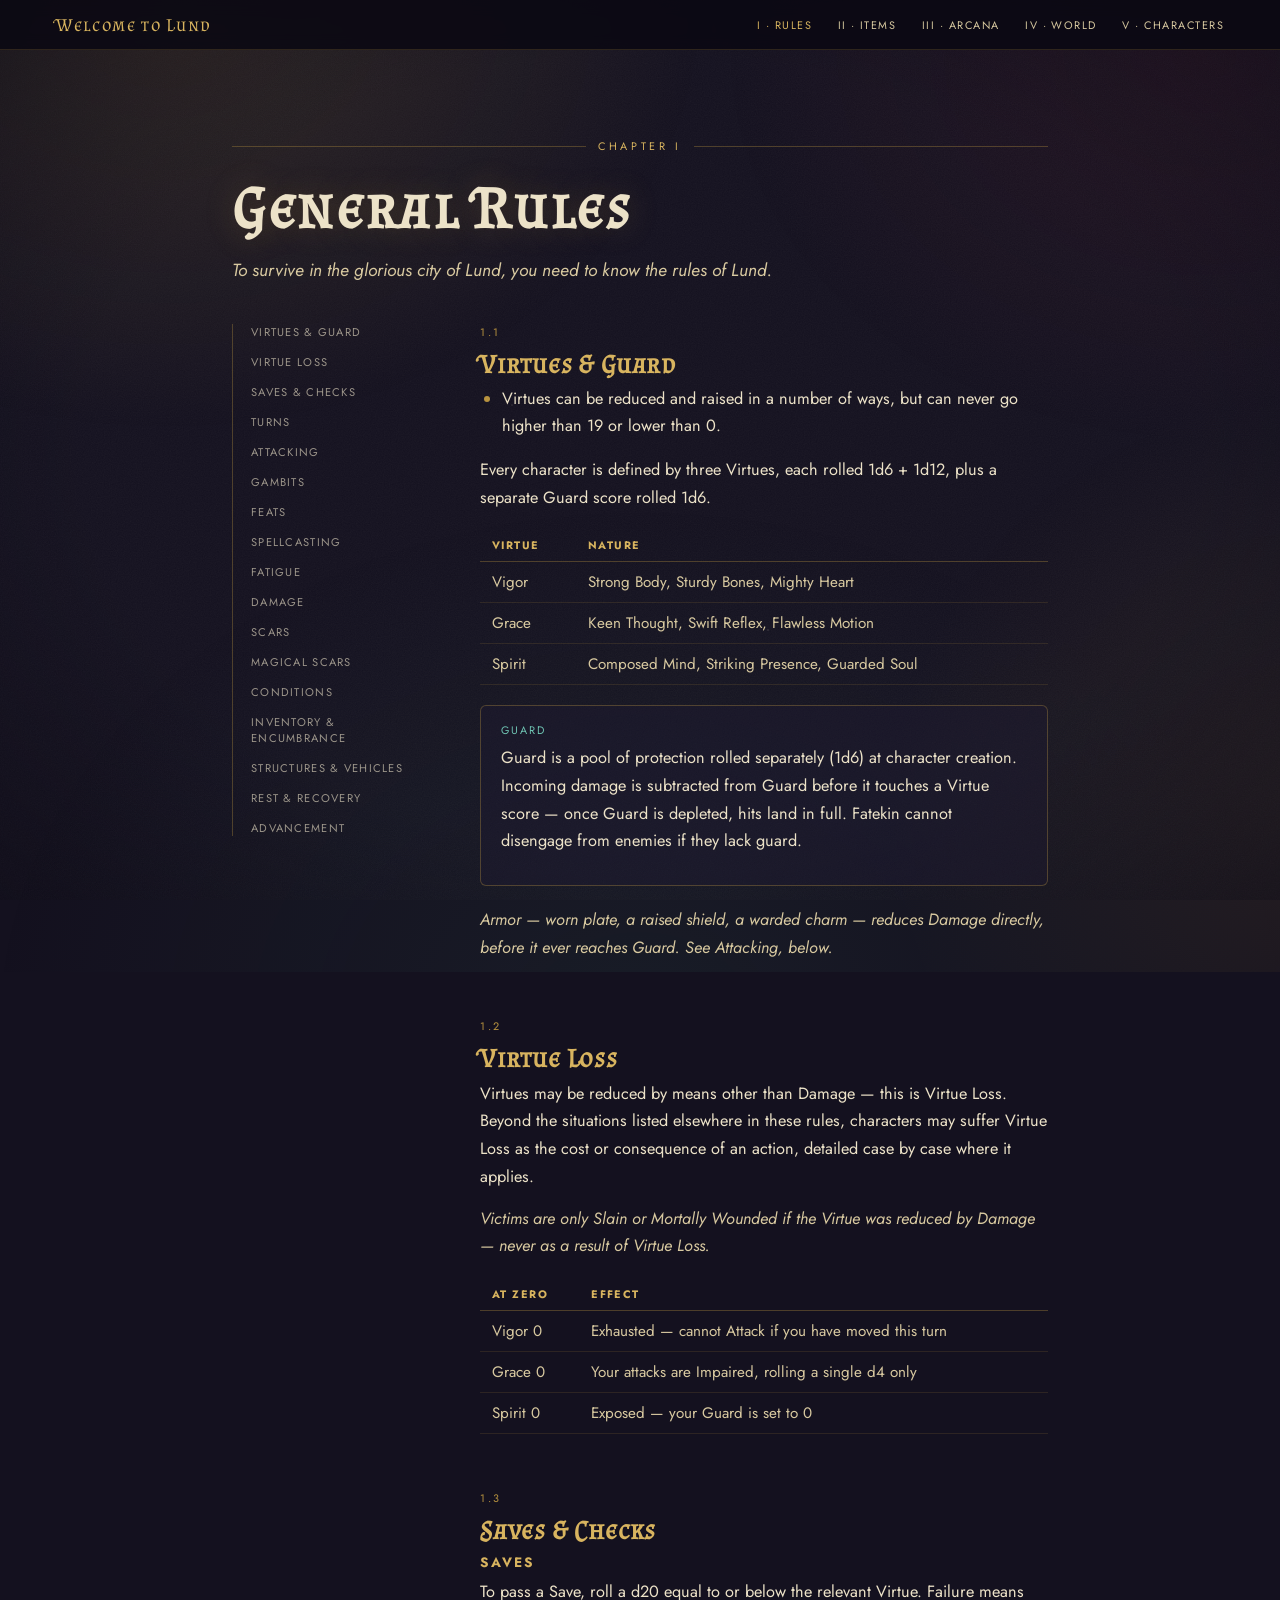
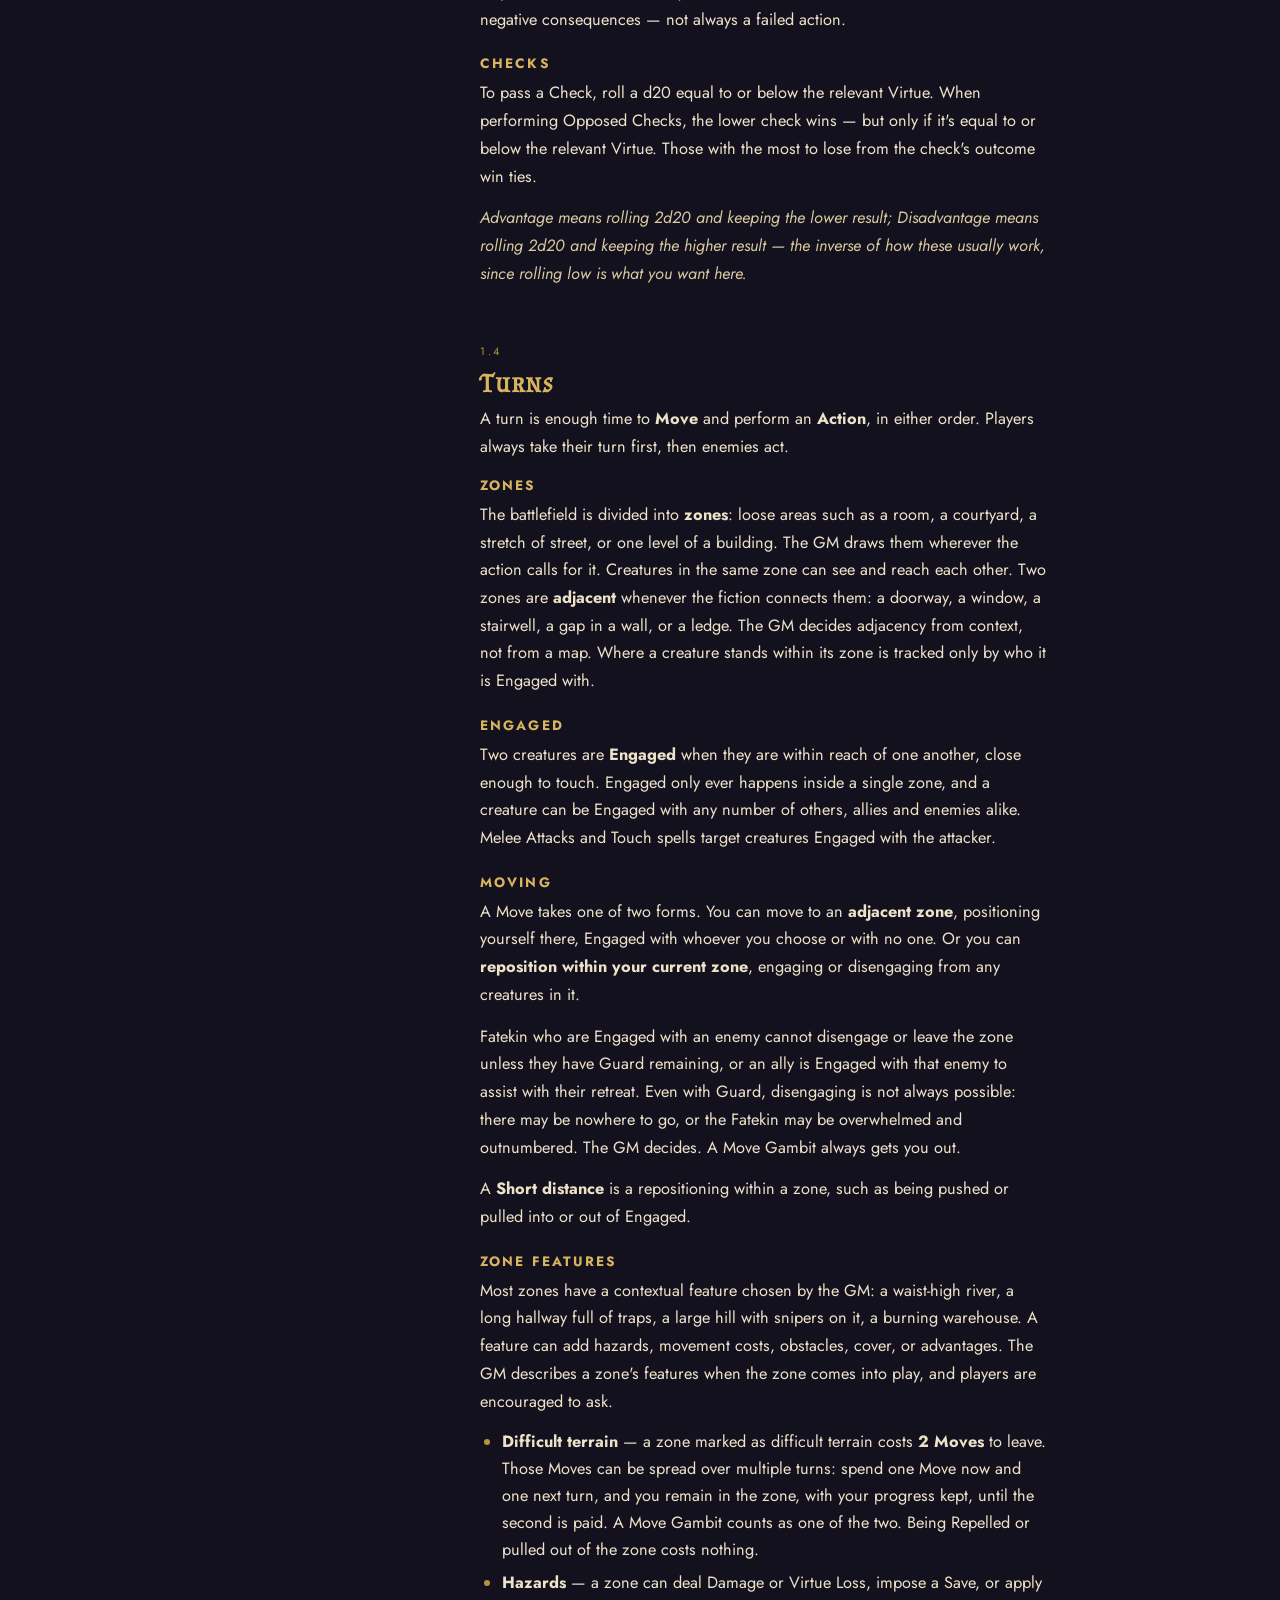
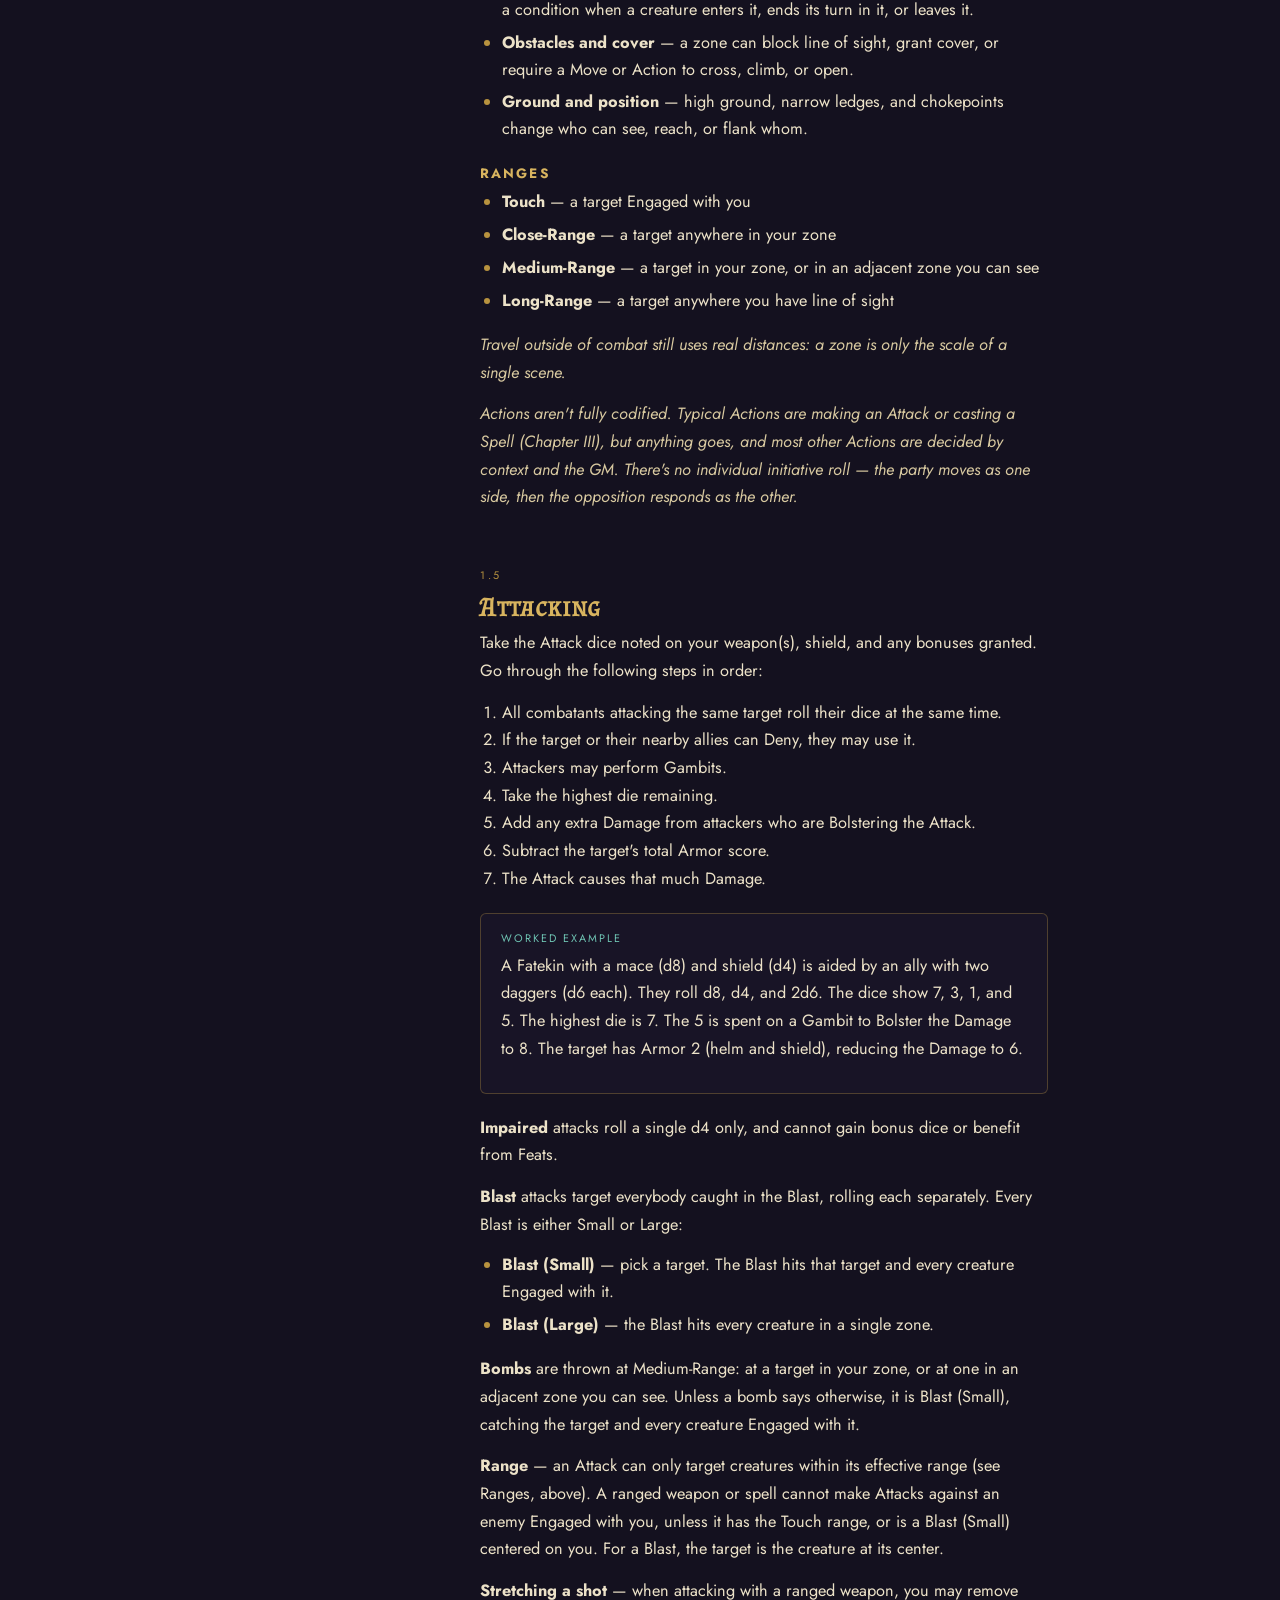
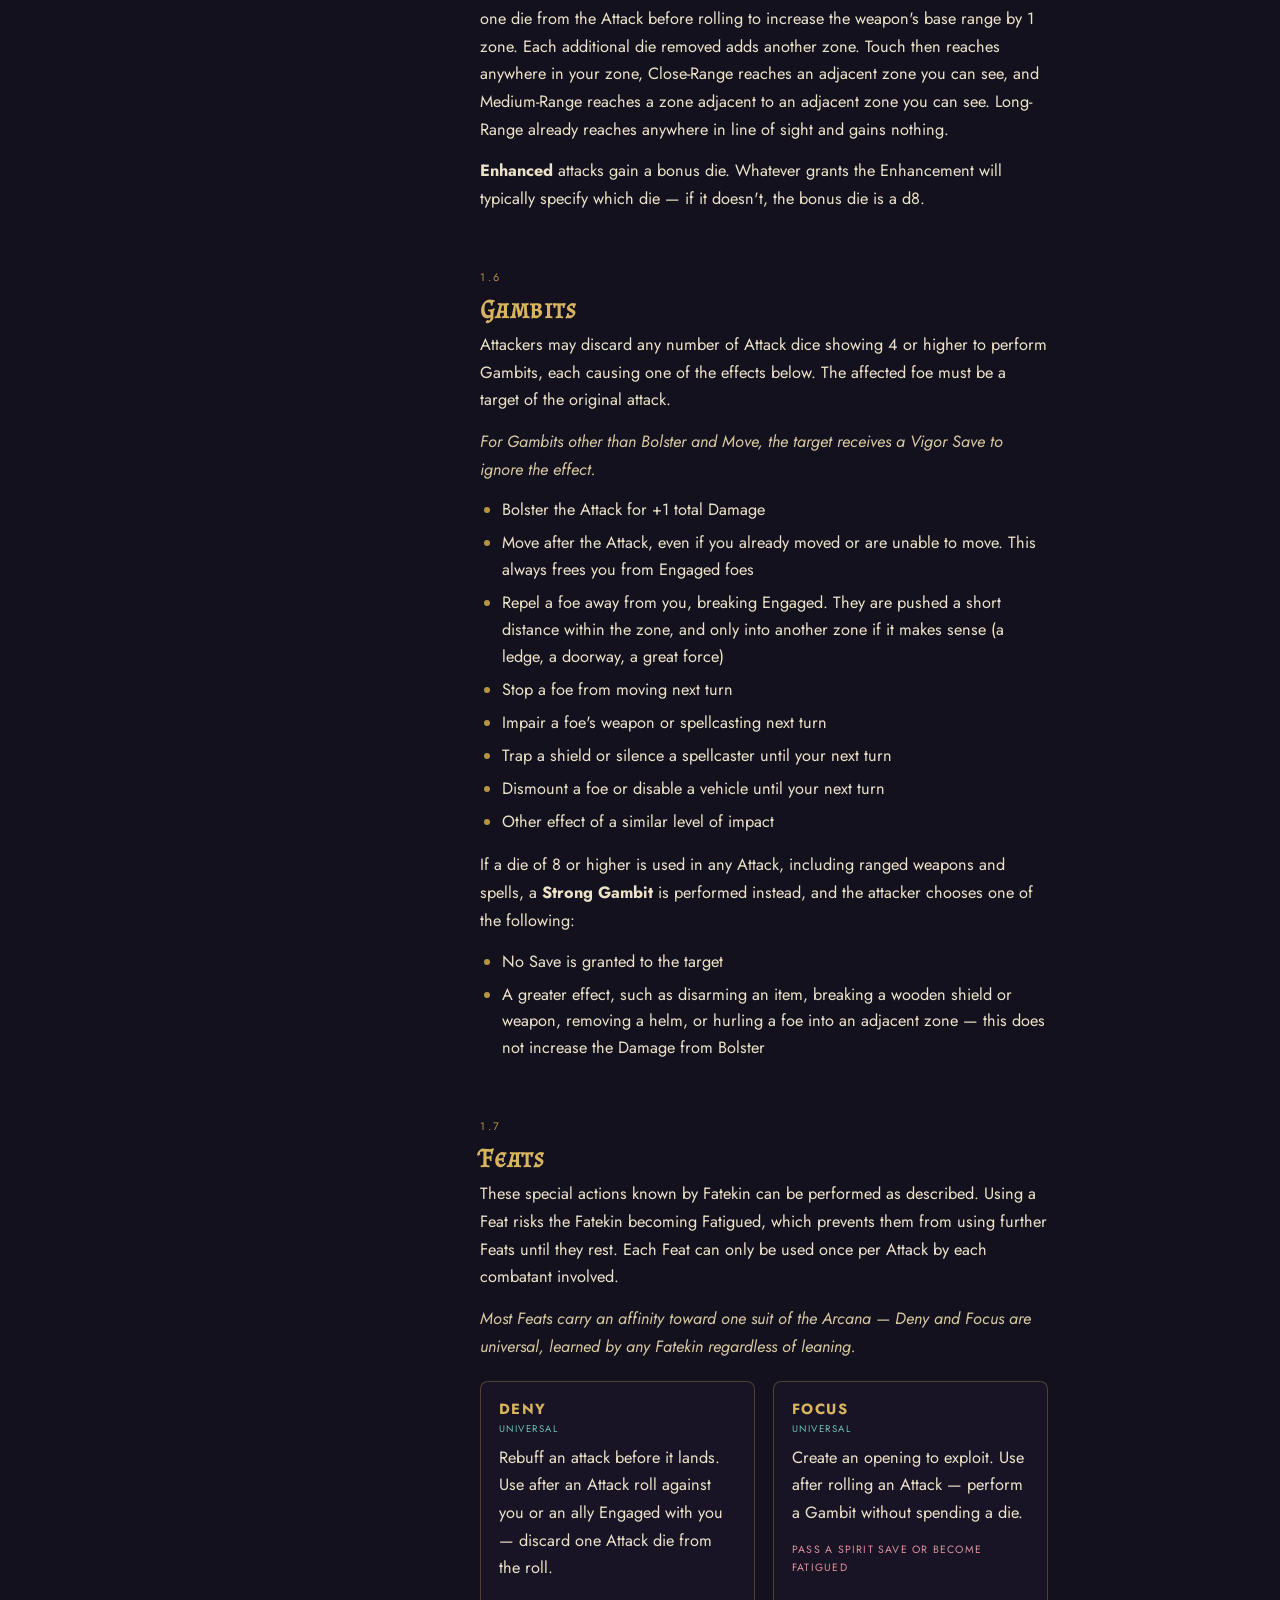
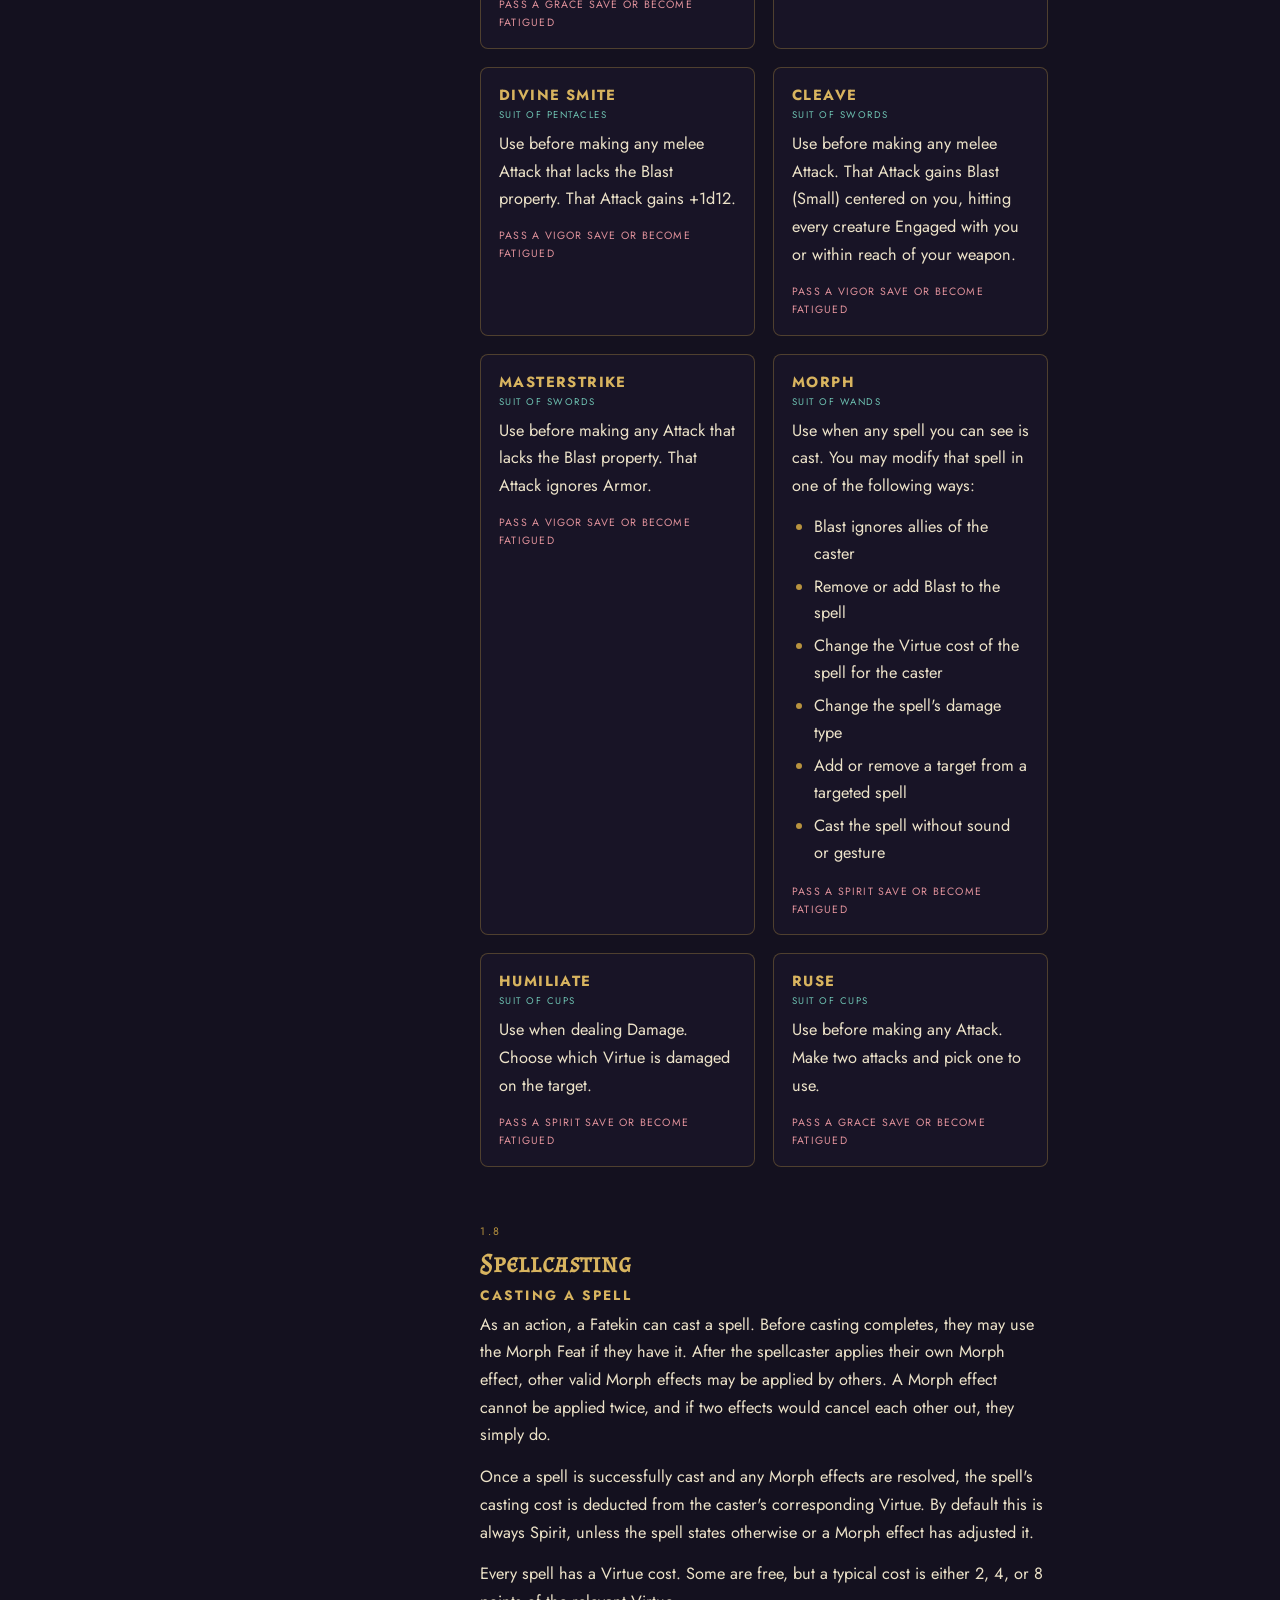
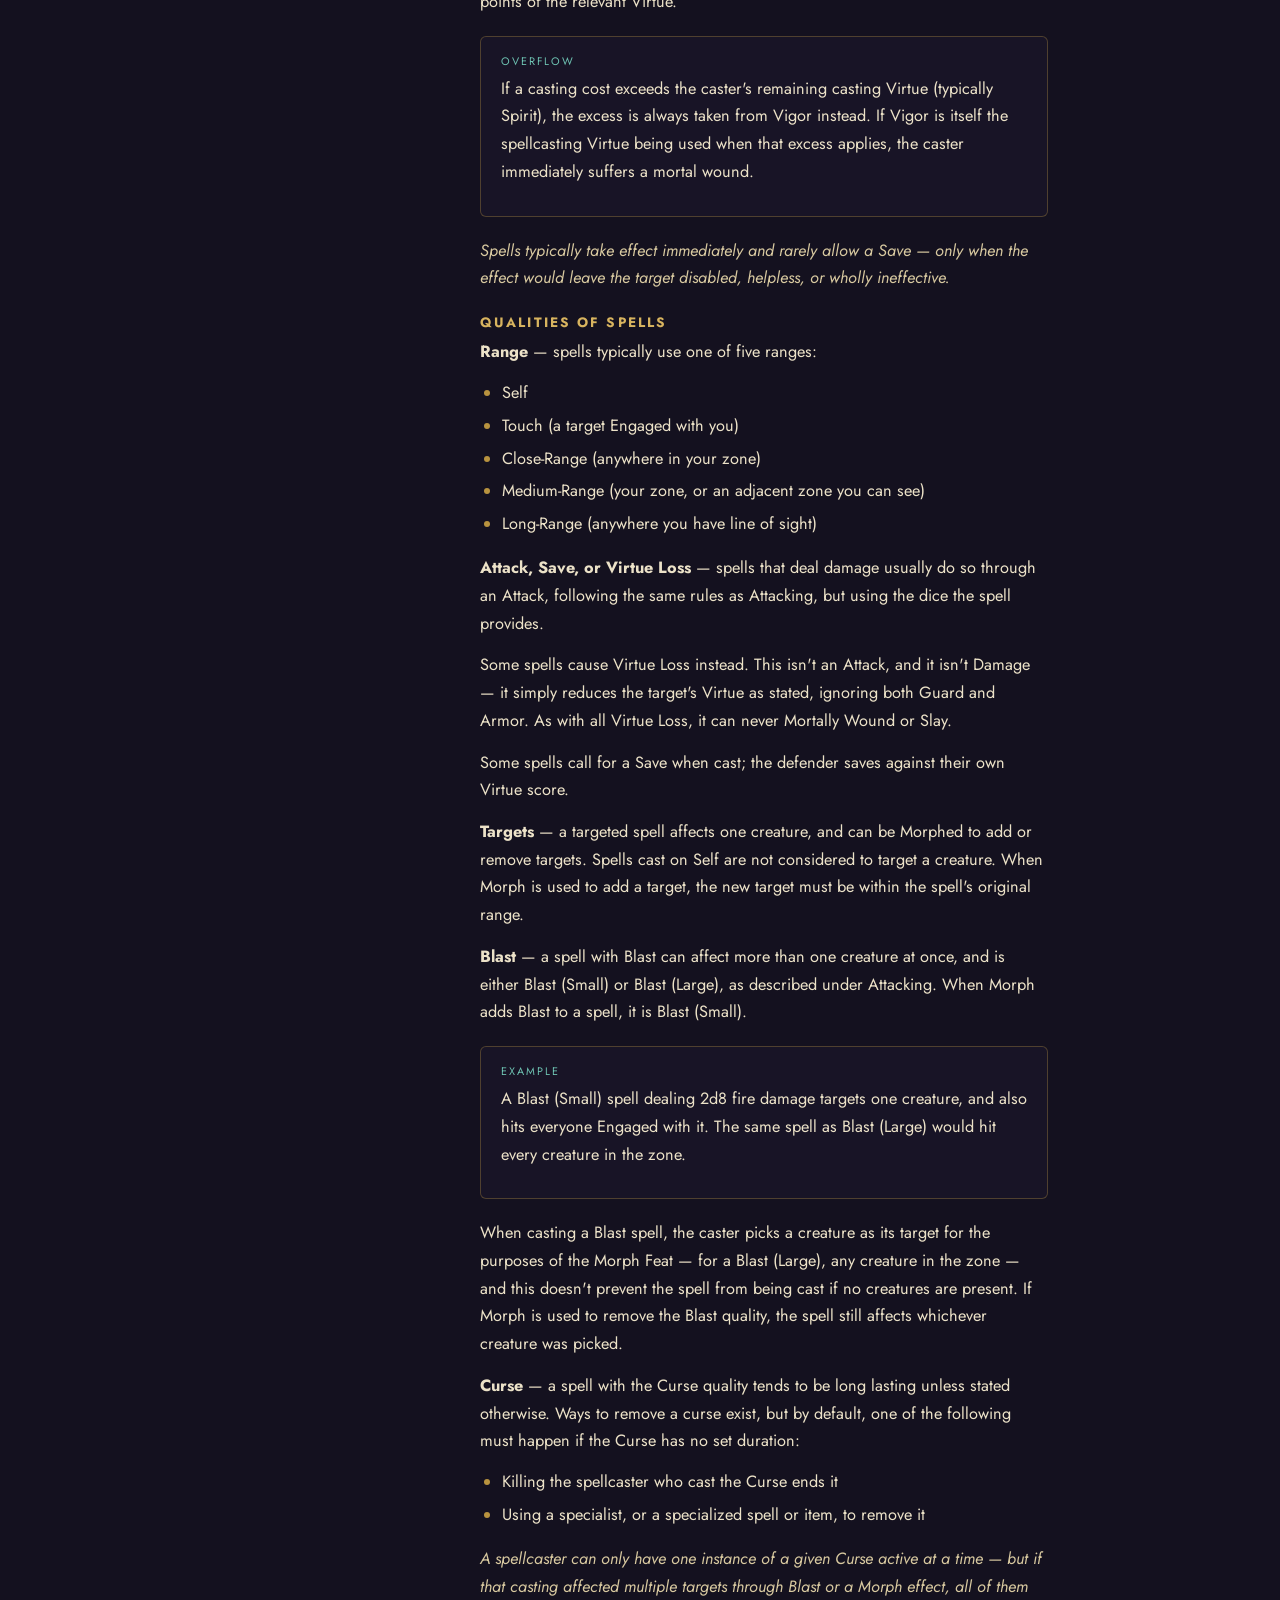
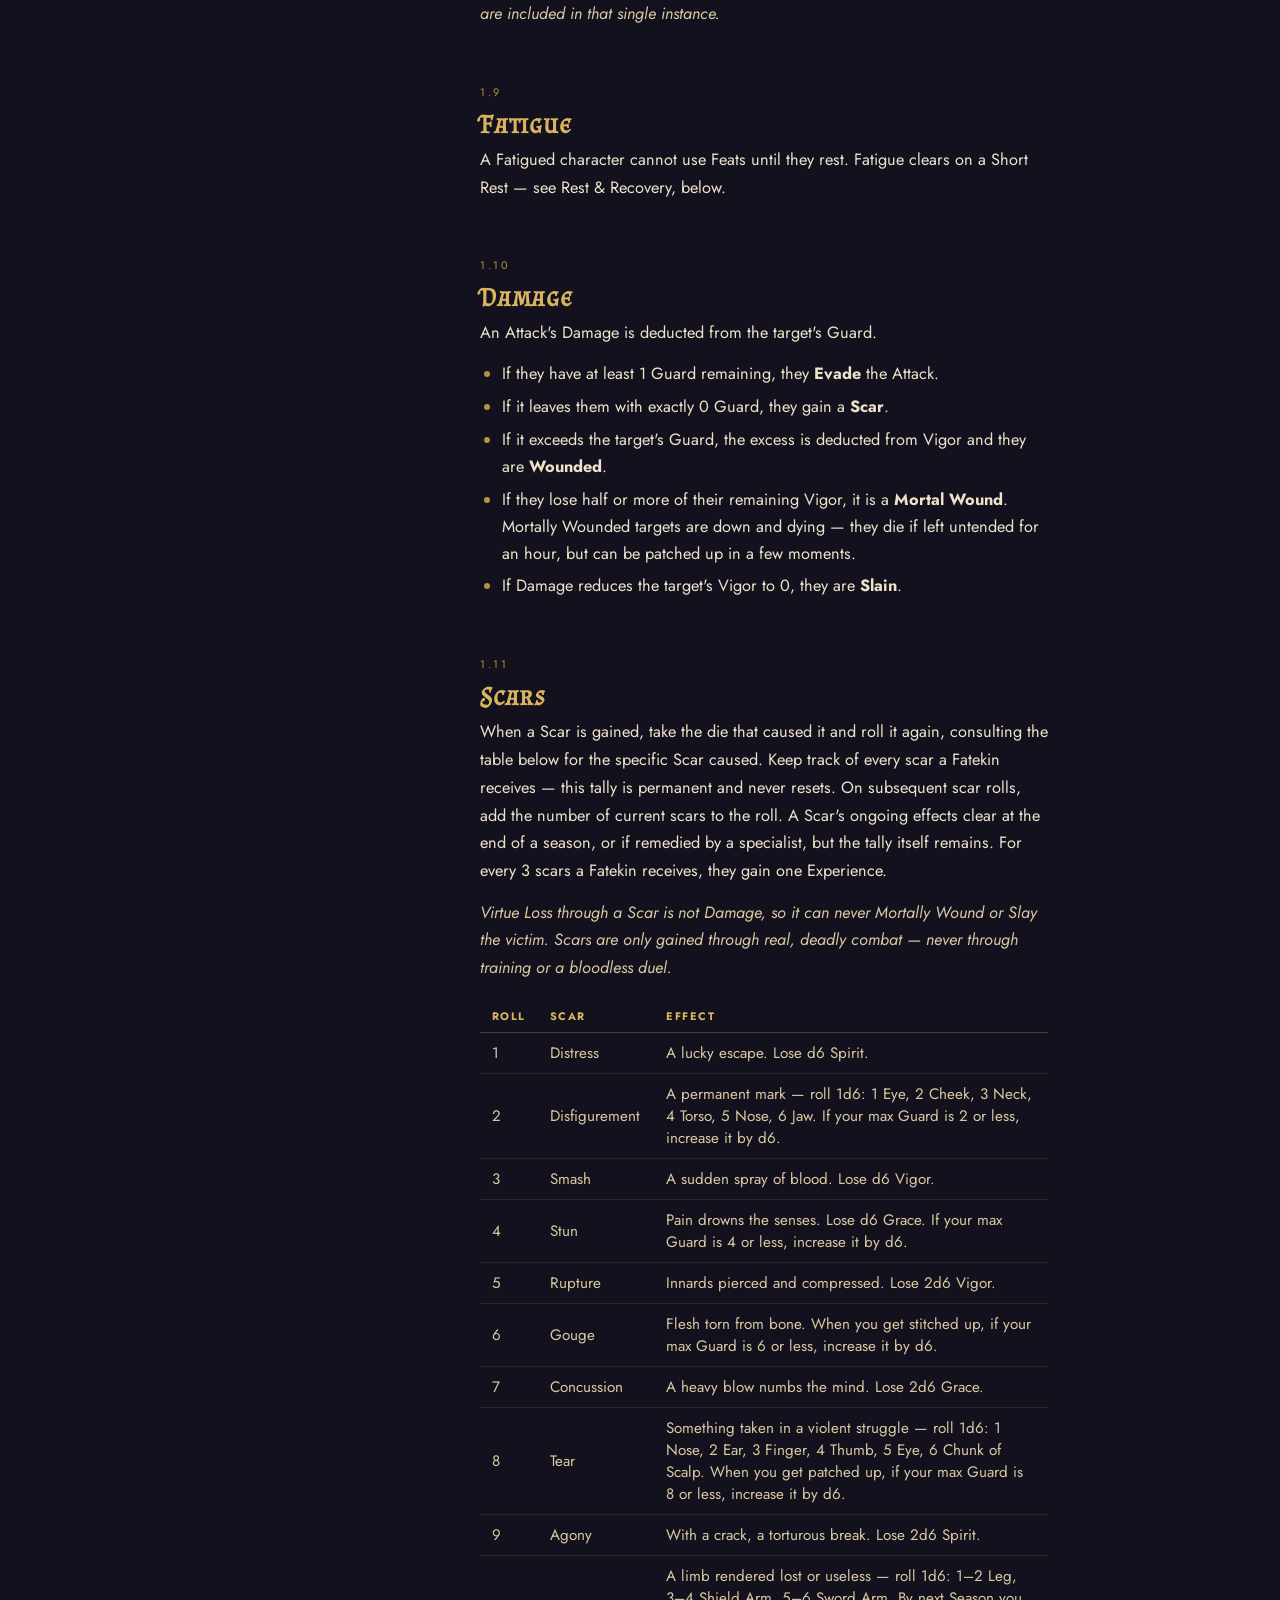
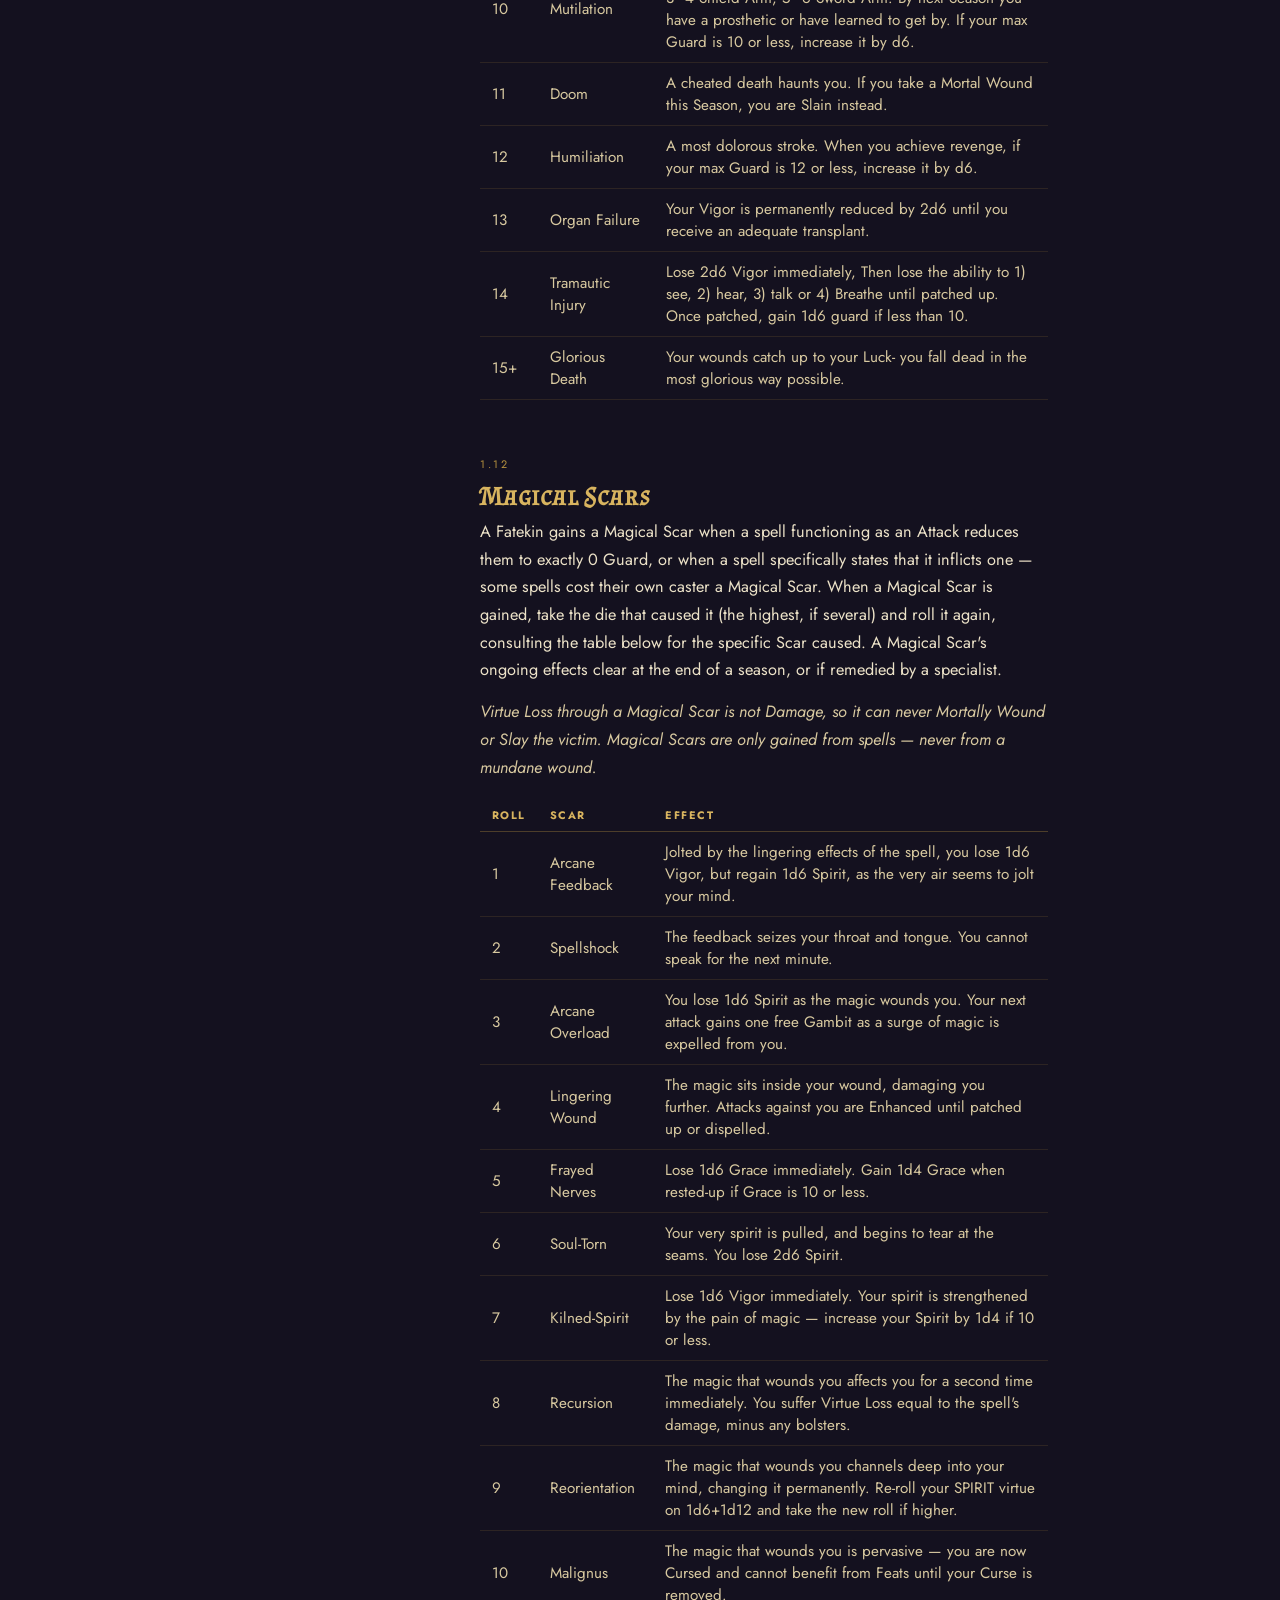
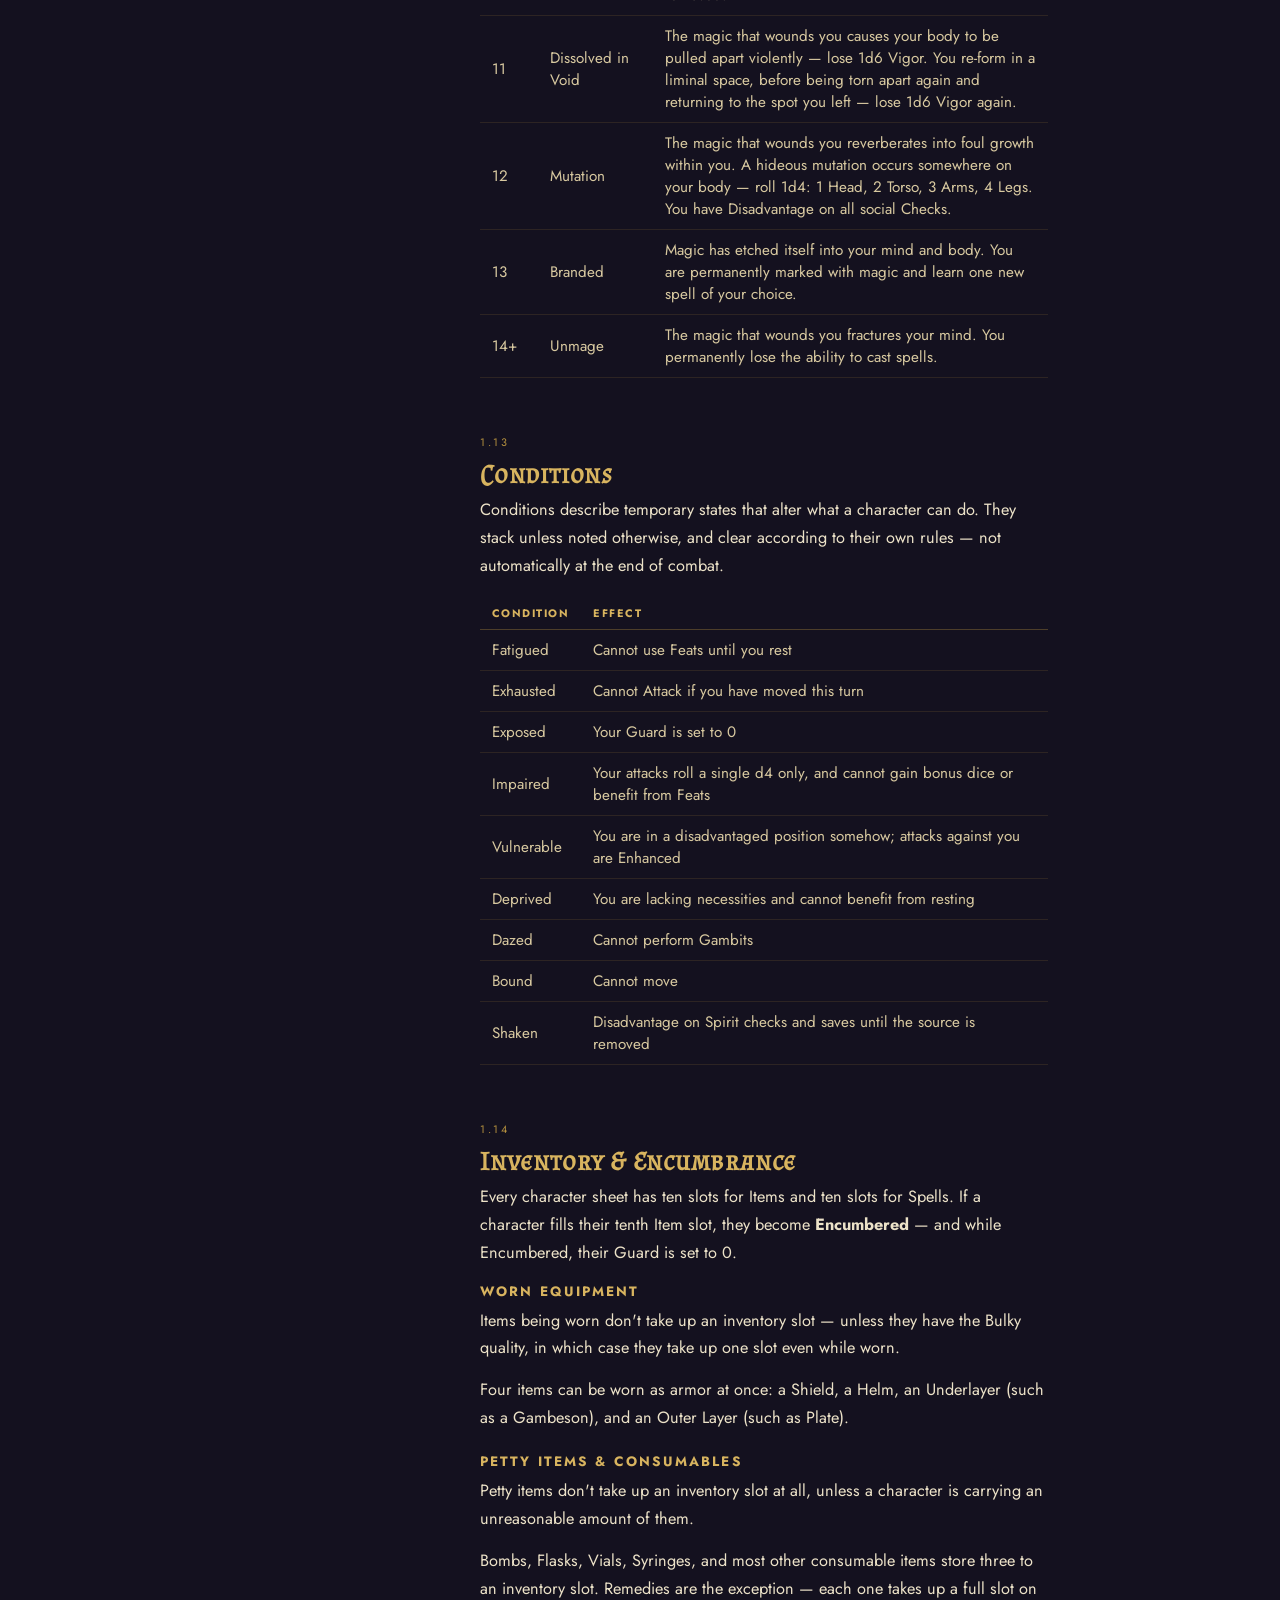
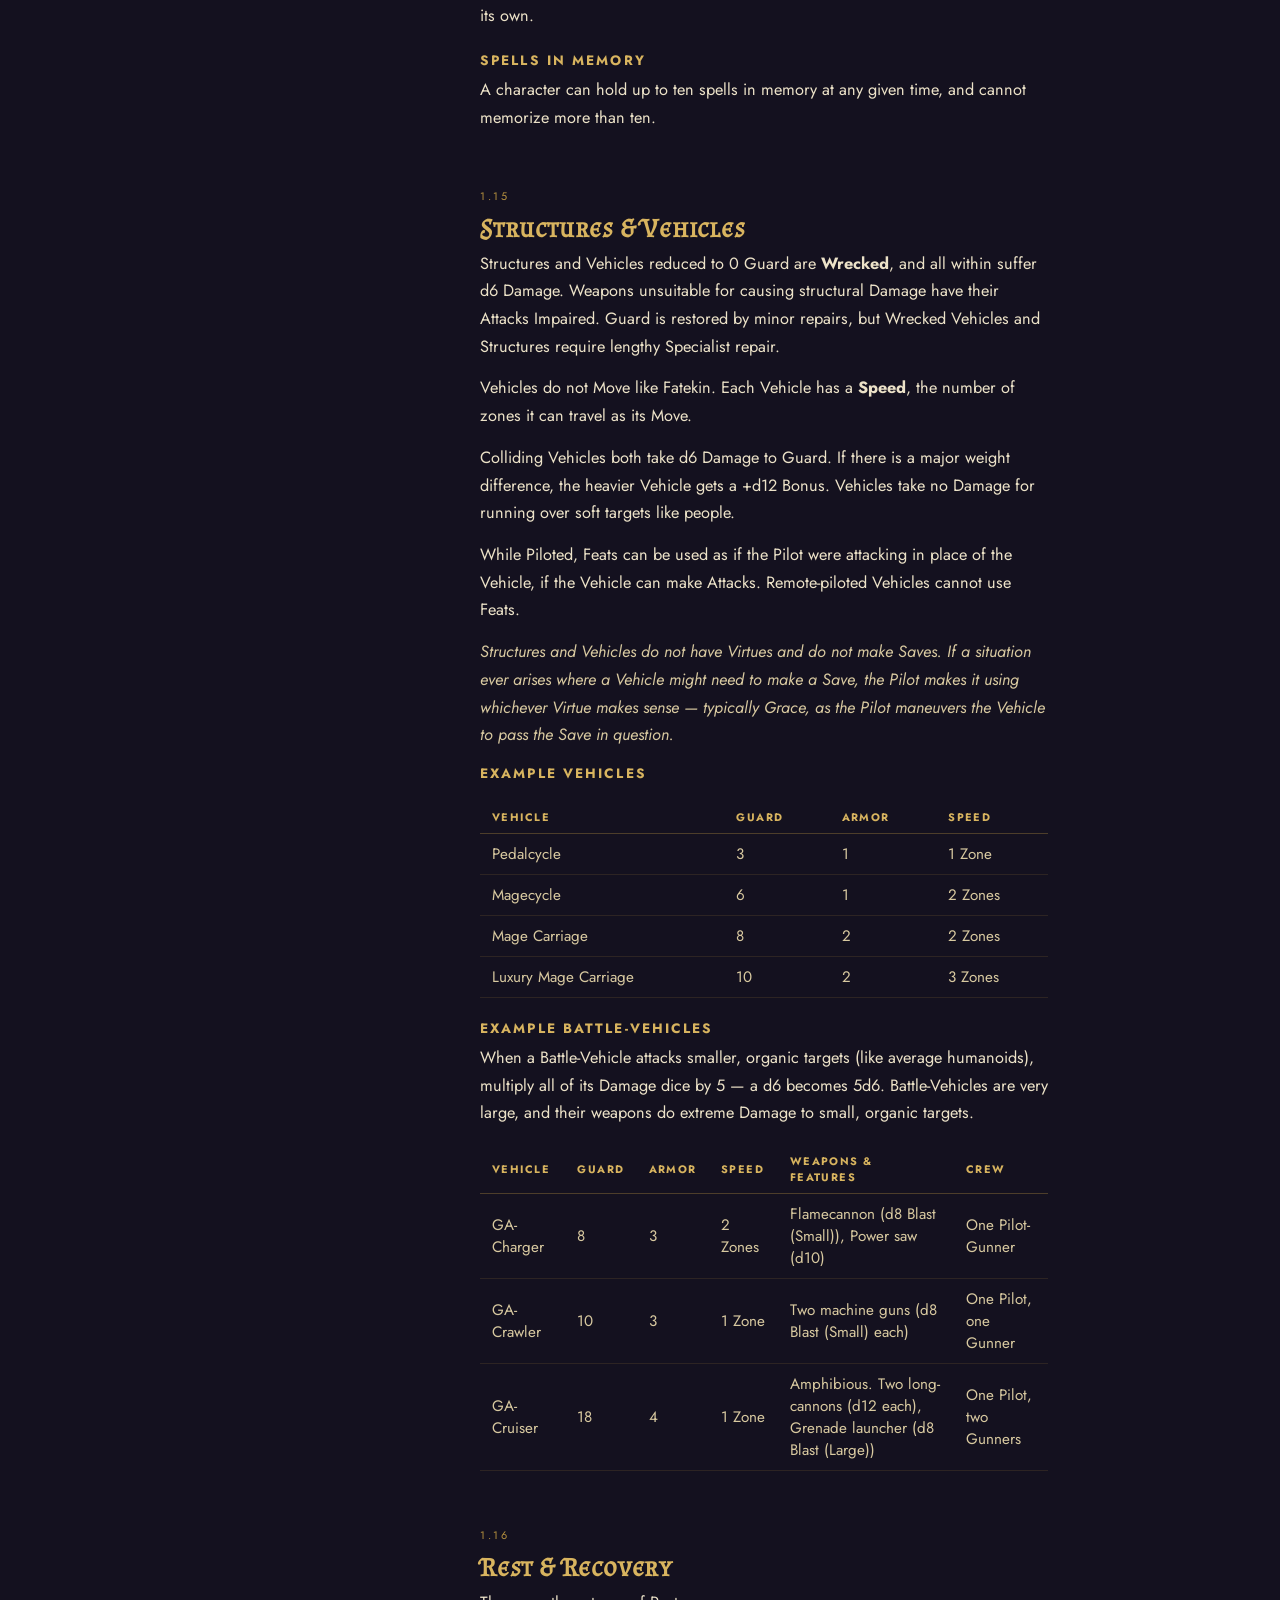
<file: general-rules.html>
<!DOCTYPE html>
<html lang="en">
<head>
<meta charset="UTF-8">
<meta name="viewport" content="width=device-width, initial-scale=1.0">
<title>Welcome to Lund</title>
<link rel="preconnect" href="https://fonts.googleapis.com">
<link rel="preconnect" href="https://fonts.gstatic.com" crossorigin>
<link href="https://fonts.googleapis.com/css2?family=Almendra:wght@400;700&family=Almendra+SC&family=Jost:ital,wght@0,400;0,500;0,600;1,400&display=swap" rel="stylesheet">
<link rel="stylesheet" href="lund-theme.css">
<style>
  .layout{
    display:grid;
    grid-template-columns: 200px 1fr;
    gap:48px;
    align-items:start;
  }
  .chapter-nav{
    position:sticky; top:76px;
    border-left: 1px solid var(--line);
    padding-left:18px;
    display:flex; flex-direction:column; gap:14px;
  }
  .chapter-nav a{
    font-family:'Jost', sans-serif;
    font-size:0.7rem;
    letter-spacing:0.115em;
    text-transform:uppercase;
    color: var(--text-muted);
    transition: color 0.2s ease;
  }
  .chapter-nav a:hover, .chapter-nav a:focus-visible{ color: var(--gold-bright); }

  section.rule{ margin-bottom:56px; scroll-margin-top: 90px; }
  section.rule h2{
    font-family:'Almendra SC', serif;
    letter-spacing:0.03em;
    font-size: 1.65rem;
    color: var(--gold-bright);
    margin: 0 0 6px;
  }
  section.rule .num-tag{
    font-family:'Jost', sans-serif;
    font-size:0.68rem;
    letter-spacing:0.235em;
    text-transform:uppercase;
    color: var(--gold);
    display:block;
    margin-bottom:8px;
  }
  section.rule p{
    line-height:1.7;
    font-size:1.02rem;
    color: var(--parchment);
    margin: 0 0 14px;
  }
  section.rule p.flavor{
    font-style:italic;
    color: var(--parchment-dim);
  }
  section.rule h3.sub-head{
    font-family:'Jost', sans-serif;
    font-size:0.85rem;
    letter-spacing:0.155em;
    text-transform:uppercase;
    color: var(--gold-bright);
    margin: 20px 0 6px;
  }
  section.rule h3.sub-head:first-of-type{ margin-top:6px; }

  .rule-table{
    width:100%;
    border-collapse:collapse;
    margin: 18px 0 8px;
    font-size:0.95rem;
  }
  .rule-table th{
    font-family:'Jost', sans-serif;
    font-size:0.68rem;
    letter-spacing:0.135em;
    text-transform:uppercase;
    text-align:left;
    color: var(--gold-bright);
    border-bottom: 1px solid var(--line);
    padding: 8px 12px;
  }
  .rule-table td{
    padding: 9px 12px;
    border-bottom: 1px solid rgba(184,147,63,0.15);
    color: var(--parchment-dim);
  }
  .rule-table tr:hover td{ background: rgba(184,147,63,0.05); color: var(--parchment); }

  .callout{
    border: 1px solid var(--line);
    background: rgba(31,26,52,0.4);
    border-radius:6px;
    padding: 16px 20px;
    margin: 20px 0;
  }
  .callout .label{
    font-family:'Jost', sans-serif;
    font-size:0.68rem;
    letter-spacing:0.185em;
    text-transform:uppercase;
    color: var(--teal-bright);
    margin-bottom:6px;
    display:block;
  }
  .callout p{ margin:0; font-size:0.95rem; }

  section.rule ul{
    margin: 0 0 16px;
    padding-left: 22px;
    color: var(--parchment);
    line-height:1.65;
    font-size:1.02rem;
  }
  section.rule ul li{ margin-bottom:6px; }
  section.rule ul li::marker{ color: var(--gold); }

  .feat-grid{
    display:grid;
    grid-template-columns: repeat(2, 1fr);
    gap:18px;
    margin: 20px 0 8px;
  }
  .feat-card{
    border: 1px solid var(--line);
    background: rgba(31,26,52,0.4);
    border-radius:8px;
    padding: 16px 18px;
  }
  .feat-card h3{
    font-family:'Jost', sans-serif;
    font-size:0.92rem;
    letter-spacing:0.095em;
    text-transform:uppercase;
    color: var(--gold-bright);
    margin:0 0 2px;
  }
  .feat-card .suit-tag{
    font-family:'Jost', sans-serif;
    font-size:0.6rem;
    letter-spacing:0.155em;
    text-transform:uppercase;
    color: var(--teal-bright);
    display:block;
    margin-bottom:8px;
  }
  .feat-card p{
    margin:0 0 8px;
    font-size:0.9rem;
    color: var(--parchment-dim);
    line-height:1.55;
  }
  .feat-card p:last-child{ margin-bottom:0; }
  .feat-card .feat-save{
    font-family:'Jost', sans-serif;
    font-size:0.66rem;
    letter-spacing:0.115em;
    text-transform:uppercase;
    color: var(--rose);
  }
  .feat-card ul{
    margin: 0 0 10px;
    padding-left: 18px;
    font-size:0.86rem;
    color: var(--parchment-dim);
    line-height:1.5;
  }
  .feat-card ul li{ margin-bottom:3px; }
  .feat-card ul li::marker{ color: var(--gold); }

  @media (max-width: 780px){
    .feat-grid{ grid-template-columns: 1fr; }
  }

  .remedy-grid{
    display:grid;
    grid-template-columns: repeat(3, 1fr);
    gap:18px;
    margin: 20px 0 8px;
  }
  @media (max-width: 780px){
    .remedy-grid{ grid-template-columns: 1fr; }
  }

  @media (max-width: 720px){
    .layout{ grid-template-columns: 1fr; }
    .chapter-nav{
      position:static;
      flex-direction:row;
      flex-wrap:wrap;
      border-left:none;
      border-top:1px solid var(--line);
      padding-left:0; padding-top:14px;
      gap: 8px 20px;
    }
  }
</style>
</head>
<body>

<header class="mast">
  <a class="mark" href="index.html">Welcome to Lund</a>
  <nav>
    <a href="general-rules.html" class="current">I · Rules</a>
    <a href="item-tables.html">II · Items</a>
    <a href="arcana-tables.html">III · Arcana</a>
    <a href="world-information.html">IV · World</a>
    <a href="character-generation.html">V · Characters</a>
  </nav>
</header>

<div class="page-hero">
  <div class="eyebrow">Chapter I</div>
  <h1>General Rules</h1>
  <p class="lede">
	To survive in the glorious city of Lund, you need to know the rules of Lund. 
  </p>
</div>

<main class="content">
  <div class="layout">
    <nav class="chapter-nav" aria-label="Section navigation">
      <a href="#abilities">Virtues &amp; Guard</a>
      <a href="#virtue-loss">Virtue Loss</a>
      <a href="#checks">Saves &amp; Checks</a>
      <a href="#turns">Turns</a>
      <a href="#attacking">Attacking</a>
      <a href="#gambits">Gambits</a>
      <a href="#feats">Feats</a>
      <a href="#spellcasting">Spellcasting</a>
      <a href="#fatigue">Fatigue</a>
      <a href="#damage">Damage</a>
      <a href="#scars">Scars</a>
      <a href="#magical-scars">Magical Scars</a>
      <a href="#conditions">Conditions</a>
      <a href="#inventory">Inventory &amp; Encumbrance</a>
      <a href="#vehicles">Structures &amp; Vehicles</a>
      <a href="#recovery">Rest &amp; Recovery</a>
      <a href="#advancement">Advancement</a>
    </nav>

    <div>
      <section class="rule" id="abilities">
        <span class="num-tag">1.1</span>
        <h2>Virtues &amp; Guard</h2>
        <ul>
          <li>Virtues can be reduced and raised in a number of ways, but can never go higher than 19 or lower than 0.</li>
        </ul>
        <p>Every character is defined by three Virtues, each rolled 1d6 + 1d12, plus a separate Guard score rolled 1d6.</p>
        <table class="rule-table">
          <tr><th>Virtue</th><th>Nature</th></tr>
          <tr><td>Vigor</td><td>Strong Body, Sturdy Bones, Mighty Heart</td></tr>
          <tr><td>Grace</td><td>Keen Thought, Swift Reflex, Flawless Motion</td></tr>
          <tr><td>Spirit</td><td>Composed Mind, Striking Presence, Guarded Soul</td></tr>
        </table>
        <div class="callout">
          <span class="label">Guard</span>
          <p>Guard is a pool of protection rolled separately (1d6) at character creation. Incoming damage is subtracted from Guard before it touches a Virtue score — once Guard is depleted, hits land in full. Fatekin cannot disengage from enemies if they lack guard.</p>
        </div>
        <p class="flavor">Armor — worn plate, a raised shield, a warded charm — reduces Damage directly, before it ever reaches Guard. See Attacking, below.</p>
      </section>

      <section class="rule" id="virtue-loss">
        <span class="num-tag">1.2</span>
        <h2>Virtue Loss</h2>
        <p>Virtues may be reduced by means other than Damage — this is Virtue Loss. Beyond the situations listed elsewhere in these rules, characters may suffer Virtue Loss as the cost or consequence of an action, detailed case by case where it applies.</p>
        <p class="flavor">Victims are only Slain or Mortally Wounded if the Virtue was reduced by Damage — never as a result of Virtue Loss.</p>
        <table class="rule-table">
          <tr><th>At Zero</th><th>Effect</th></tr>
          <tr><td>Vigor 0</td><td>Exhausted — cannot Attack if you have moved this turn</td></tr>
          <tr><td>Grace 0</td><td>Your attacks are Impaired, rolling a single d4 only</td></tr>
          <tr><td>Spirit 0</td><td>Exposed — your Guard is set to 0</td></tr>
        </table>
      </section>

      <section class="rule" id="checks">
        <span class="num-tag">1.3</span>
        <h2>Saves &amp; Checks</h2>
        <h3 class="sub-head">Saves</h3>
        <p>To pass a Save, roll a d20 equal to or below the relevant Virtue. Failure means negative consequences — not always a failed action.</p>
        <h3 class="sub-head">Checks</h3>
        <p>To pass a Check, roll a d20 equal to or below the relevant Virtue. When performing Opposed Checks, the lower check wins — but only if it's equal to or below the relevant Virtue. Those with the most to lose from the check's outcome win ties.</p>
        <p class="flavor">Advantage means rolling 2d20 and keeping the <em>lower</em> result; Disadvantage means rolling 2d20 and keeping the <em>higher</em> result — the inverse of how these usually work, since rolling low is what you want here.</p>
      </section>

      <section class="rule" id="turns">
        <span class="num-tag">1.4</span>
        <h2>Turns</h2>
        <p>A turn is enough time to <strong>Move</strong> and perform an <strong>Action</strong>, in either order. Players always take their turn first, then enemies act.</p>
        <h3 class="sub-head">Zones</h3>
        <p>The battlefield is divided into <strong>zones</strong>: loose areas such as a room, a courtyard, a stretch of street, or one level of a building. The GM draws them wherever the action calls for it. Creatures in the same zone can see and reach each other. Two zones are <strong>adjacent</strong> whenever the fiction connects them: a doorway, a window, a stairwell, a gap in a wall, or a ledge. The GM decides adjacency from context, not from a map. Where a creature stands within its zone is tracked only by who it is Engaged with.</p>
        <h3 class="sub-head">Engaged</h3>
        <p>Two creatures are <strong>Engaged</strong> when they are within reach of one another, close enough to touch. Engaged only ever happens inside a single zone, and a creature can be Engaged with any number of others, allies and enemies alike. Melee Attacks and Touch spells target creatures Engaged with the attacker.</p>
        <h3 class="sub-head">Moving</h3>
        <p>A Move takes one of two forms. You can move to an <strong>adjacent zone</strong>, positioning yourself there, Engaged with whoever you choose or with no one. Or you can <strong>reposition within your current zone</strong>, engaging or disengaging from any creatures in it.</p>
        <p>Fatekin who are Engaged with an enemy cannot disengage or leave the zone unless they have Guard remaining, or an ally is Engaged with that enemy to assist with their retreat. Even with Guard, disengaging is not always possible: there may be nowhere to go, or the Fatekin may be overwhelmed and outnumbered. The GM decides. A Move Gambit always gets you out.</p>
        <p>A <strong>Short distance</strong> is a repositioning within a zone, such as being pushed or pulled into or out of Engaged.</p>
        <h3 class="sub-head">Zone Features</h3>
        <p>Most zones have a contextual feature chosen by the GM: a waist-high river, a long hallway full of traps, a large hill with snipers on it, a burning warehouse. A feature can add hazards, movement costs, obstacles, cover, or advantages. The GM describes a zone's features when the zone comes into play, and players are encouraged to ask.</p>
        <ul>
          <li><strong>Difficult terrain</strong> — a zone marked as difficult terrain costs <strong>2 Moves</strong> to leave. Those Moves can be spread over multiple turns: spend one Move now and one next turn, and you remain in the zone, with your progress kept, until the second is paid. A Move Gambit counts as one of the two. Being Repelled or pulled out of the zone costs nothing.</li>
          <li><strong>Hazards</strong> — a zone can deal Damage or Virtue Loss, impose a Save, or apply a condition when a creature enters it, ends its turn in it, or leaves it.</li>
          <li><strong>Obstacles and cover</strong> — a zone can block line of sight, grant cover, or require a Move or Action to cross, climb, or open.</li>
          <li><strong>Ground and position</strong> — high ground, narrow ledges, and chokepoints change who can see, reach, or flank whom.</li>
        </ul>
        <h3 class="sub-head">Ranges</h3>
        <ul>
          <li><strong>Touch</strong> — a target Engaged with you</li>
          <li><strong>Close-Range</strong> — a target anywhere in your zone</li>
          <li><strong>Medium-Range</strong> — a target in your zone, or in an adjacent zone you can see</li>
          <li><strong>Long-Range</strong> — a target anywhere you have line of sight</li>
        </ul>
        <p class="flavor">Travel outside of combat still uses real distances: a zone is only the scale of a single scene.</p>
        <p class="flavor">Actions aren't fully codified. Typical Actions are making an Attack or casting a Spell (Chapter III), but anything goes, and most other Actions are decided by context and the GM. There's no individual initiative roll — the party moves as one side, then the opposition responds as the other.</p>
      </section>

      <section class="rule" id="attacking">
        <span class="num-tag">1.5</span>
        <h2>Attacking</h2>
        <p>Take the Attack dice noted on your weapon(s), shield, and any bonuses granted. Go through the following steps in order:</p>
        <ol style="padding-left:22px; color:var(--parchment); line-height:1.7; font-size:1.02rem; margin:0 0 16px;">
          <li>All combatants attacking the same target roll their dice at the same time.</li>
          <li>If the target or their nearby allies can Deny, they may use it.</li>
          <li>Attackers may perform Gambits.</li>
          <li>Take the highest die remaining.</li>
          <li>Add any extra Damage from attackers who are Bolstering the Attack.</li>
          <li>Subtract the target's total Armor score.</li>
          <li>The Attack causes that much Damage.</li>
        </ol>
        <div class="callout">
          <span class="label">Worked Example</span>
          <p>A Fatekin with a mace (d8) and shield (d4) is aided by an ally with two daggers (d6 each). They roll d8, d4, and 2d6. The dice show 7, 3, 1, and 5. The highest die is 7. The 5 is spent on a Gambit to Bolster the Damage to 8. The target has Armor 2 (helm and shield), reducing the Damage to 6.</p>
        </div>
        <p><strong>Impaired</strong> attacks roll a single d4 only, and cannot gain bonus dice or benefit from Feats.</p>
        <p><strong>Blast</strong> attacks target everybody caught in the Blast, rolling each separately. Every Blast is either Small or Large:</p>
        <ul>
          <li><strong>Blast (Small)</strong> — pick a target. The Blast hits that target and every creature Engaged with it.</li>
          <li><strong>Blast (Large)</strong> — the Blast hits every creature in a single zone.</li>
        </ul>
        <p><strong>Bombs</strong> are thrown at Medium-Range: at a target in your zone, or at one in an adjacent zone you can see. Unless a bomb says otherwise, it is Blast (Small), catching the target and every creature Engaged with it.</p>
        <p><strong>Range</strong> — an Attack can only target creatures within its effective range (see Ranges, above). A ranged weapon or spell cannot make Attacks against an enemy Engaged with you, unless it has the Touch range, or is a Blast (Small) centered on you. For a Blast, the target is the creature at its center.</p>
        <p><strong>Stretching a shot</strong> — when attacking with a ranged weapon, you may remove one die from the Attack before rolling to increase the weapon's base range by 1 zone. Each additional die removed adds another zone. Touch then reaches anywhere in your zone, Close-Range reaches an adjacent zone you can see, and Medium-Range reaches a zone adjacent to an adjacent zone you can see. Long-Range already reaches anywhere in line of sight and gains nothing.</p>
        <p><strong>Enhanced</strong> attacks gain a bonus die. Whatever grants the Enhancement will typically specify which die — if it doesn't, the bonus die is a d8.</p>
      </section>

      <section class="rule" id="gambits">
        <span class="num-tag">1.6</span>
        <h2>Gambits</h2>
        <p>Attackers may discard any number of Attack dice showing 4 or higher to perform Gambits, each causing one of the effects below. The affected foe must be a target of the original attack.</p>
        <p class="flavor">For Gambits other than Bolster and Move, the target receives a Vigor Save to ignore the effect.</p>
        <ul>
          <li>Bolster the Attack for +1 total Damage</li>
          <li>Move after the Attack, even if you already moved or are unable to move. This always frees you from Engaged foes</li>
          <li>Repel a foe away from you, breaking Engaged. They are pushed a short distance within the zone, and only into another zone if it makes sense (a ledge, a doorway, a great force)</li>
          <li>Stop a foe from moving next turn</li>
          <li>Impair a foe's weapon or spellcasting next turn</li>
          <li>Trap a shield or silence a spellcaster until your next turn</li>
          <li>Dismount a foe or disable a vehicle until your next turn</li>
          <li>Other effect of a similar level of impact</li>
        </ul>
        <p>If a die of 8 or higher is used in any Attack, including ranged weapons and spells, a <strong>Strong Gambit</strong> is performed instead, and the attacker chooses one of the following:</p>
        <ul>
          <li>No Save is granted to the target</li>
          <li>A greater effect, such as disarming an item, breaking a wooden shield or weapon, removing a helm, or hurling a foe into an adjacent zone — this does not increase the Damage from Bolster</li>
        </ul>
      </section>

      <section class="rule" id="feats">
        <span class="num-tag">1.7</span>
        <h2>Feats</h2>
        <p>These special actions known by Fatekin can be performed as described. Using a Feat risks the Fatekin becoming Fatigued, which prevents them from using further Feats until they rest. Each Feat can only be used once per Attack by each combatant involved.</p>
        <p class="flavor">Most Feats carry an affinity toward one suit of the Arcana — Deny and Focus are universal, learned by any Fatekin regardless of leaning.</p>
        <div class="feat-grid">
          <div class="feat-card">
            <h3>Deny</h3>
            <span class="suit-tag">Universal</span>
            <p>Rebuff an attack before it lands. Use after an Attack roll against you or an ally Engaged with you — discard one Attack die from the roll.</p>
            <p class="feat-save">Pass a Grace Save or become Fatigued</p>
          </div>
          <div class="feat-card">
            <h3>Focus</h3>
            <span class="suit-tag">Universal</span>
            <p>Create an opening to exploit. Use after rolling an Attack — perform a Gambit without spending a die.</p>
            <p class="feat-save">Pass a Spirit Save or become Fatigued</p>
          </div>
          <div class="feat-card">
            <h3>Divine Smite</h3>
            <span class="suit-tag">Suit of Pentacles</span>
            <p>Use before making any melee Attack that lacks the Blast property. That Attack gains +1d12.</p>
            <p class="feat-save">Pass a Vigor Save or become Fatigued</p>
          </div>
          <div class="feat-card">
            <h3>Cleave</h3>
            <span class="suit-tag">Suit of Swords</span>
            <p>Use before making any melee Attack. That Attack gains Blast (Small) centered on you, hitting every creature Engaged with you or within reach of your weapon.</p>
            <p class="feat-save">Pass a Vigor Save or become Fatigued</p>
          </div>
          <div class="feat-card">
            <h3>Masterstrike</h3>
            <span class="suit-tag">Suit of Swords</span>
            <p>Use before making any Attack that lacks the Blast property. That Attack ignores Armor.</p>
            <p class="feat-save">Pass a Vigor Save or become Fatigued</p>
          </div>
          <div class="feat-card">
            <h3>Morph</h3>
            <span class="suit-tag">Suit of Wands</span>
            <p>Use when any spell you can see is cast. You may modify that spell in one of the following ways:</p>
            <ul>
              <li>Blast ignores allies of the caster</li>
              <li>Remove or add Blast to the spell</li>
              <li>Change the Virtue cost of the spell for the caster</li>
              <li>Change the spell's damage type</li>
              <li>Add or remove a target from a targeted spell</li>
              <li>Cast the spell without sound or gesture</li>
            </ul>
            <p class="feat-save">Pass a Spirit Save or become Fatigued</p>
          </div>
          <div class="feat-card">
            <h3>Humiliate</h3>
            <span class="suit-tag">Suit of Cups</span>
            <p>Use when dealing Damage. Choose which Virtue is damaged on the target.</p>
            <p class="feat-save">Pass a Spirit Save or become Fatigued</p>
          </div>
          <div class="feat-card">
            <h3>Ruse</h3>
            <span class="suit-tag">Suit of Cups</span>
            <p>Use before making any Attack. Make two attacks and pick one to use.</p>
            <p class="feat-save">Pass a Grace Save or become Fatigued</p>
          </div>
        </div>
      </section>

      <section class="rule" id="spellcasting">
        <span class="num-tag">1.8</span>
        <h2>Spellcasting</h2>

        <h3 class="sub-head">Casting a Spell</h3>
        <p>As an action, a Fatekin can cast a spell. Before casting completes, they may use the Morph Feat if they have it. After the spellcaster applies their own Morph effect, other valid Morph effects may be applied by others. A Morph effect cannot be applied twice, and if two effects would cancel each other out, they simply do.</p>
        <p>Once a spell is successfully cast and any Morph effects are resolved, the spell's casting cost is deducted from the caster's corresponding Virtue. By default this is always Spirit, unless the spell states otherwise or a Morph effect has adjusted it.</p>
        <p>Every spell has a Virtue cost. Some are free, but a typical cost is either 2, 4, or 8 points of the relevant Virtue.</p>
        <div class="callout">
          <span class="label">Overflow</span>
          <p>If a casting cost exceeds the caster's remaining casting Virtue (typically Spirit), the excess is always taken from Vigor instead. If Vigor is itself the spellcasting Virtue being used when that excess applies, the caster immediately suffers a mortal wound.</p>
        </div>
        <p class="flavor">Spells typically take effect immediately and rarely allow a Save — only when the effect would leave the target disabled, helpless, or wholly ineffective.</p>

        <h3 class="sub-head">Qualities of Spells</h3>

        <p><strong>Range</strong> — spells typically use one of five ranges:</p>
        <ul>
          <li>Self</li>
          <li>Touch (a target Engaged with you)</li>
          <li>Close-Range (anywhere in your zone)</li>
          <li>Medium-Range (your zone, or an adjacent zone you can see)</li>
		  <li>Long-Range (anywhere you have line of sight)</li>
        </ul>

        <p><strong>Attack, Save, or Virtue Loss</strong> — spells that deal damage usually do so through an Attack, following the same rules as Attacking, but using the dice the spell provides.</p>
        <p>Some spells cause Virtue Loss instead. This isn't an Attack, and it isn't Damage — it simply reduces the target's Virtue as stated, ignoring both Guard and Armor. As with all Virtue Loss, it can never Mortally Wound or Slay.</p>
        <p>Some spells call for a Save when cast; the defender saves against their own Virtue score.</p>

        <p><strong>Targets</strong> — a targeted spell affects one creature, and can be Morphed to add or remove targets. Spells cast on Self are not considered to target a creature. When Morph is used to add a target, the new target must be within the spell's original range.</p>

        <p><strong>Blast</strong> — a spell with Blast can affect more than one creature at once, and is either Blast (Small) or Blast (Large), as described under Attacking. When Morph adds Blast to a spell, it is Blast (Small).</p>
        <div class="callout">
          <span class="label">Example</span>
          <p>A Blast (Small) spell dealing 2d8 fire damage targets one creature, and also hits everyone Engaged with it. The same spell as Blast (Large) would hit every creature in the zone.</p>
        </div>
        <p>When casting a Blast spell, the caster picks a creature as its target for the purposes of the Morph Feat — for a Blast (Large), any creature in the zone — and this doesn't prevent the spell from being cast if no creatures are present. If Morph is used to remove the Blast quality, the spell still affects whichever creature was picked.</p>

        <p><strong>Curse</strong> — a spell with the Curse quality tends to be long lasting unless stated otherwise. Ways to remove a curse exist, but by default, one of the following must happen if the Curse has no set duration:</p>
        <ul>
          <li>Killing the spellcaster who cast the Curse ends it</li>
          <li>Using a specialist, or a specialized spell or item, to remove it</li>
        </ul>
        <p class="flavor">A spellcaster can only have one instance of a given Curse active at a time — but if that casting affected multiple targets through Blast or a Morph effect, all of them are included in that single instance.</p>
      </section>

      <section class="rule" id="fatigue">
        <span class="num-tag">1.9</span>
        <h2>Fatigue</h2>
        <p>A Fatigued character cannot use Feats until they rest. Fatigue clears on a Short Rest — see Rest &amp; Recovery, below.</p>
      </section>

      <section class="rule" id="damage">
        <span class="num-tag">1.10</span>
        <h2>Damage</h2>
        <p>An Attack's Damage is deducted from the target's Guard.</p>
        <ul>
          <li>If they have at least 1 Guard remaining, they <strong>Evade</strong> the Attack.</li>
          <li>If it leaves them with exactly 0 Guard, they gain a <strong>Scar</strong>.</li>
          <li>If it exceeds the target's Guard, the excess is deducted from Vigor and they are <strong>Wounded</strong>.</li>
          <li>If they lose half or more of their remaining Vigor, it is a <strong>Mortal Wound</strong>. Mortally Wounded targets are down and dying — they die if left untended for an hour, but can be patched up in a few moments.</li>
          <li>If Damage reduces the target's Vigor to 0, they are <strong>Slain</strong>.</li>
        </ul>
      </section>

      <section class="rule" id="scars">
        <span class="num-tag">1.11</span>
        <h2>Scars</h2>
        <p>When a Scar is gained, take the die that caused it and roll it again, consulting the table below for the specific Scar caused. Keep track of every scar a Fatekin receives — this tally is permanent and never resets. On subsequent scar rolls, add the number of current scars to the roll. A Scar's ongoing effects clear at the end of a season, or if remedied by a specialist, but the tally itself remains. For every 3 scars a Fatekin receives, they gain one Experience.</p>
        <p class="flavor">Virtue Loss through a Scar is not Damage, so it can never Mortally Wound or Slay the victim. Scars are only gained through real, deadly combat — never through training or a bloodless duel.</p>
        <table class="rule-table">
          <tr><th>Roll</th><th>Scar</th><th>Effect</th></tr>
          <tr><td>1</td><td>Distress</td><td>A lucky escape. Lose d6 Spirit.</td></tr>
          <tr><td>2</td><td>Disfigurement</td><td>A permanent mark — roll 1d6: 1 Eye, 2 Cheek, 3 Neck, 4 Torso, 5 Nose, 6 Jaw. If your max Guard is 2 or less, increase it by d6.</td></tr>
          <tr><td>3</td><td>Smash</td><td>A sudden spray of blood. Lose d6 Vigor.</td></tr>
          <tr><td>4</td><td>Stun</td><td>Pain drowns the senses. Lose d6 Grace. If your max Guard is 4 or less, increase it by d6.</td></tr>
          <tr><td>5</td><td>Rupture</td><td>Innards pierced and compressed. Lose 2d6 Vigor.</td></tr>
          <tr><td>6</td><td>Gouge</td><td>Flesh torn from bone. When you get stitched up, if your max Guard is 6 or less, increase it by d6.</td></tr>
          <tr><td>7</td><td>Concussion</td><td>A heavy blow numbs the mind. Lose 2d6 Grace.</td></tr>
          <tr><td>8</td><td>Tear</td><td>Something taken in a violent struggle — roll 1d6: 1 Nose, 2 Ear, 3 Finger, 4 Thumb, 5 Eye, 6 Chunk of Scalp. When you get patched up, if your max Guard is 8 or less, increase it by d6.</td></tr>
          <tr><td>9</td><td>Agony</td><td>With a crack, a torturous break. Lose 2d6 Spirit.</td></tr>
          <tr><td>10</td><td>Mutilation</td><td>A limb rendered lost or useless — roll 1d6: 1–2 Leg, 3–4 Shield Arm, 5–6 Sword Arm. By next Season you have a prosthetic or have learned to get by. If your max Guard is 10 or less, increase it by d6.</td></tr>
          <tr><td>11</td><td>Doom</td><td>A cheated death haunts you. If you take a Mortal Wound this Season, you are Slain instead.</td></tr>
          <tr><td>12</td><td>Humiliation</td><td>A most dolorous stroke. When you achieve revenge, if your max Guard is 12 or less, increase it by d6.</td></tr>
		  <tr><td>13</td><td>Organ Failure</td><td>Your Vigor is permanently reduced by 2d6 until you receive an adequate transplant.</td></tr>
		  <tr><td>14</td><td>Tramautic Injury</td><td>Lose 2d6 Vigor immediately, Then lose the ability to 1) see, 2) hear, 3) talk or 4) Breathe until patched up. Once patched, gain 1d6 guard if less than 10.</td></tr>
		  <tr><td>15+</td><td>Glorious Death</td><td>Your wounds catch up to your Luck- you fall dead in the most glorious way possible.</td></tr>
        </table>
      </section>

      <section class="rule" id="magical-scars">
        <span class="num-tag">1.12</span>
        <h2>Magical Scars</h2>
        <p>A Fatekin gains a Magical Scar when a spell functioning as an Attack reduces them to exactly 0 Guard, or when a spell specifically states that it inflicts one — some spells cost their own caster a Magical Scar. When a Magical Scar is gained, take the die that caused it (the highest, if several) and roll it again, consulting the table below for the specific Scar caused. A Magical Scar's ongoing effects clear at the end of a season, or if remedied by a specialist.</p>
        <p class="flavor">Virtue Loss through a Magical Scar is not Damage, so it can never Mortally Wound or Slay the victim. Magical Scars are only gained from spells — never from a mundane wound.</p>
        <table class="rule-table">
          <tr><th>Roll</th><th>Scar</th><th>Effect</th></tr>
          <tr><td>1</td><td>Arcane Feedback</td><td>Jolted by the lingering effects of the spell, you lose 1d6 Vigor, but regain 1d6 Spirit, as the very air seems to jolt your mind.</td></tr>
          <tr><td>2</td><td>Spellshock</td><td>The feedback seizes your throat and tongue. You cannot speak for the next minute.</td></tr>
          <tr><td>3</td><td>Arcane Overload</td><td>You lose 1d6 Spirit as the magic wounds you. Your next attack gains one free Gambit as a surge of magic is expelled from you.</td></tr>
          <tr><td>4</td><td>Lingering Wound</td><td>The magic sits inside your wound, damaging you further. Attacks against you are Enhanced until patched up or dispelled.</td></tr>
          <tr><td>5</td><td>Frayed Nerves</td><td>Lose 1d6 Grace immediately. Gain 1d4 Grace when rested-up if Grace is 10 or less.</td></tr>
          <tr><td>6</td><td>Soul-Torn</td><td>Your very spirit is pulled, and begins to tear at the seams. You lose 2d6 Spirit.</td></tr>
          <tr><td>7</td><td>Kilned-Spirit</td><td>Lose 1d6 Vigor immediately. Your spirit is strengthened by the pain of magic — increase your Spirit by 1d4 if 10 or less.</td></tr>
          <tr><td>8</td><td>Recursion</td><td>The magic that wounds you affects you for a second time immediately. You suffer Virtue Loss equal to the spell's damage, minus any bolsters.</td></tr>
          <tr><td>9</td><td>Reorientation</td><td>The magic that wounds you channels deep into your mind, changing it permanently. Re-roll your SPIRIT virtue on 1d6+1d12 and take the new roll if higher.</td></tr>
          <tr><td>10</td><td>Malignus</td><td>The magic that wounds you is pervasive — you are now Cursed and cannot benefit from Feats until your Curse is removed.</td></tr>
          <tr><td>11</td><td>Dissolved in Void</td><td>The magic that wounds you causes your body to be pulled apart violently — lose 1d6 Vigor. You re-form in a liminal space, before being torn apart again and returning to the spot you left — lose 1d6 Vigor again.</td></tr>
          <tr><td>12</td><td>Mutation</td><td>The magic that wounds you reverberates into foul growth within you. A hideous mutation occurs somewhere on your body — roll 1d4: 1 Head, 2 Torso, 3 Arms, 4 Legs. You have Disadvantage on all social Checks.</td></tr>
          <tr><td>13</td><td>Branded</td><td>Magic has etched itself into your mind and body. You are permanently marked with magic and learn one new spell of your choice.</td></tr>
          <tr><td>14+</td><td>Unmage</td><td>The magic that wounds you fractures your mind. You permanently lose the ability to cast spells.</td></tr>
        </table>
      </section>

      <section class="rule" id="conditions">
        <span class="num-tag">1.13</span>
        <h2>Conditions</h2>
        <p>Conditions describe temporary states that alter what a character can do. They stack unless noted otherwise, and clear according to their own rules — not automatically at the end of combat.</p>
        <table class="rule-table">
          <tr><th>Condition</th><th>Effect</th></tr>
          <tr><td>Fatigued</td><td>Cannot use Feats until you rest</td></tr>
          <tr><td>Exhausted</td><td>Cannot Attack if you have moved this turn</td></tr>
          <tr><td>Exposed</td><td>Your Guard is set to 0</td></tr>
          <tr><td>Impaired</td><td>Your attacks roll a single d4 only, and cannot gain bonus dice or benefit from Feats</td></tr>
          <tr><td>Vulnerable</td><td>You are in a disadvantaged position somehow; attacks against you are Enhanced</td></tr>
          <tr><td>Deprived</td><td>You are lacking necessities and cannot benefit from resting</td></tr>
          <tr><td>Dazed</td><td>Cannot perform Gambits</td></tr>
          <tr><td>Bound</td><td>Cannot move</td></tr>
          <tr><td>Shaken</td><td>Disadvantage on Spirit checks and saves until the source is removed</td></tr>
        </table>
      </section>

      <section class="rule" id="inventory">
        <span class="num-tag">1.14</span>
        <h2>Inventory &amp; Encumbrance</h2>
        <p>Every character sheet has ten slots for Items and ten slots for Spells. If a character fills their tenth Item slot, they become <strong>Encumbered</strong> — and while Encumbered, their Guard is set to 0.</p>

        <h3 class="sub-head">Worn Equipment</h3>
        <p>Items being worn don't take up an inventory slot — unless they have the Bulky quality, in which case they take up one slot even while worn.</p>
        <p>Four items can be worn as armor at once: a Shield, a Helm, an Underlayer (such as a Gambeson), and an Outer Layer (such as Plate).</p>

        <h3 class="sub-head">Petty Items &amp; Consumables</h3>
        <p>Petty items don't take up an inventory slot at all, unless a character is carrying an unreasonable amount of them.</p>
        <p>Bombs, Flasks, Vials, Syringes, and most other consumable items store three to an inventory slot. Remedies are the exception — each one takes up a full slot on its own.</p>

        <h3 class="sub-head">Spells in Memory</h3>
        <p>A character can hold up to ten spells in memory at any given time, and cannot memorize more than ten.</p>
      </section>

      <section class="rule" id="vehicles">
        <span class="num-tag">1.15</span>
        <h2>Structures &amp; Vehicles</h2>
        <p>Structures and Vehicles reduced to 0 Guard are <strong>Wrecked</strong>, and all within suffer d6 Damage. Weapons unsuitable for causing structural Damage have their Attacks Impaired. Guard is restored by minor repairs, but Wrecked Vehicles and Structures require lengthy Specialist repair.</p>
        <p>Vehicles do not Move like Fatekin. Each Vehicle has a <strong>Speed</strong>, the number of zones it can travel as its Move.</p>
        <p>Colliding Vehicles both take d6 Damage to Guard. If there is a major weight difference, the heavier Vehicle gets a +d12 Bonus. Vehicles take no Damage for running over soft targets like people.</p>
        <p>While Piloted, Feats can be used as if the Pilot were attacking in place of the Vehicle, if the Vehicle can make Attacks. Remote-piloted Vehicles cannot use Feats.</p>
        <p class="flavor">Structures and Vehicles do not have Virtues and do not make Saves. If a situation ever arises where a Vehicle might need to make a Save, the Pilot makes it using whichever Virtue makes sense — typically Grace, as the Pilot maneuvers the Vehicle to pass the Save in question.</p>

        <h3 class="sub-head">Example Vehicles</h3>
        <table class="rule-table">
          <tr><th>Vehicle</th><th>Guard</th><th>Armor</th><th>Speed</th></tr>
          <tr><td>Pedalcycle</td><td>3</td><td>1</td><td>1 Zone</td></tr>
          <tr><td>Magecycle</td><td>6</td><td>1</td><td>2 Zones</td></tr>
          <tr><td>Mage Carriage</td><td>8</td><td>2</td><td>2 Zones</td></tr>
          <tr><td>Luxury Mage Carriage</td><td>10</td><td>2</td><td>3 Zones</td></tr>
        </table>

        <h3 class="sub-head">Example Battle-Vehicles</h3>
        <p>When a Battle-Vehicle attacks smaller, organic targets (like average humanoids), multiply all of its Damage dice by 5 — a d6 becomes 5d6. Battle-Vehicles are very large, and their weapons do extreme Damage to small, organic targets.</p>
        <table class="rule-table">
          <tr><th>Vehicle</th><th>Guard</th><th>Armor</th><th>Speed</th><th>Weapons &amp; Features</th><th>Crew</th></tr>
          <tr><td>GA-Charger</td><td>8</td><td>3</td><td>2 Zones</td><td>Flamecannon (d8 Blast (Small)), Power saw (d10)</td><td>One Pilot-Gunner</td></tr>
          <tr><td>GA-Crawler</td><td>10</td><td>3</td><td>1 Zone</td><td>Two machine guns (d8 Blast (Small) each)</td><td>One Pilot, one Gunner</td></tr>
          <tr><td>GA-Cruiser</td><td>18</td><td>4</td><td>1 Zone</td><td>Amphibious. Two long-cannons (d12 each), Grenade launcher (d8 Blast (Large))</td><td>One Pilot, two Gunners</td></tr>
        </table>
      </section>

      <section class="rule" id="recovery">
        <span class="num-tag">1.16</span>
        <h2>Rest &amp; Recovery</h2>
        <p>There are three types of Rest:</p>
        <ul>
          <li><strong>Short Rest</strong> — takes just a few minutes to catch your breath. Restores Guard and removes Fatigue.</li>
          <li><strong>Night's Rest</strong> — can only be taken in a safe place with proper food and lodging. Restores Vigor to full.</li>
          <li><strong>Full Rest</strong> — takes a week in a safe place with food and lodging. Restores all Virtues to full.</li>
        </ul>

        <h3 class="sub-head">Remedies</h3>
        <p>Remedies also exist that restore Virtues. Each Remedy is enough for up to four Fatekin, takes an hour to use, and restores 6 points to the relevant Virtue it remedies. Typical remedies are available at specialist shops in Lund.</p>
        <div class="remedy-grid">
          <div class="feat-card">
            <h3>Stitcher-Drones</h3>
            <span class="suit-tag">Restores Vigor</span>
            <p>Automatons that repair bodily harm, restoring 6 Vigor to injured Fatekin.</p>
          </div>
          <div class="feat-card">
            <h3>Stimulant-Rigs</h3>
            <span class="suit-tag">Restores Grace</span>
            <p>Sets of brewing equipment, stimulating powders, and elixirs that restore 6 Grace to weary Fatekin.</p>
          </div>
          <div class="feat-card">
            <h3>Sedative-Assortment</h3>
            <span class="suit-tag">Restores Spirit</span>
            <p>A set of specialized sedative medicines that, when imbibed, restore 6 Spirit to dejected Fatekin.</p>
          </div>
        </div>

        <h3 class="sub-head">Impassioned</h3>
        <p>Impassioned is a special resource awarded to a Fatekin who indulges their Passion (defined at character creation), roleplays exceptionally well, or does something clever the GM appreciates.</p>
        <p>A Fatekin may expend a use of Impassioned to automatically pass any Virtue Save that would otherwise cause Fatigue from using a Feat, or to immediately restore 1d6 Spirit.</p>

        <div class="callout">
          <span class="label">GM Note</span>
          <p>A Night's Rest or Full Rest taken outside a warded space is never fully safe in Lund — see Chapter IV for what tends to notice.</p>
        </div>
      </section>

      <section class="rule" id="advancement">
        <span class="num-tag">1.17</span>
        <h2>Advancement</h2>
        <p>There are three levels of play in this system. A Fatekin grows more capable both through choices made at character creation and through advancement during play.</p>

        <h3 class="sub-head">Starting at Higher Levels</h3>
        <p>Not every campaign begins at Level 1. If a story calls for more seasoned Fatekin from the outset, use the table below in place of the standard Level 1 method.</p>
        <table class="rule-table">
          <tr><th>Level</th><th>Virtue Rolls</th><th>Guard Roll</th><th>Bonus</th></tr>
          <tr><td>1</td><td>1d6 + 1d12 (×3, assign freely)</td><td>1d6</td><td>—</td></tr>
          <tr><td>2</td><td>3d6 (×3, assign freely)</td><td>2d6</td><td>+1 to any 2 Virtues</td></tr>
          <tr><td>3</td><td>2d6 + 5 (×3, assign freely)</td><td>2d6 + 6</td><td>+2 to any 2 Virtues</td></tr>
        </table>
        <p class="flavor">At every level, three separate rolls are made for the Virtue pool — a Fatekin assigns each result to Vigor, Grace, or Spirit as they choose, rather than rolling each Virtue in a fixed order.</p>

        <h3 class="sub-head">Leveling Up</h3>
        <p>When a Fatekin advances to <strong>Level 2</strong>:</p>
        <ul>
          <li>Draw three cards from the Minor Arcana and keep one.</li>
          <li>Roll 2d6 for Guard — if the result is higher than their current Guard, it replaces it.</li>
          <li>Add 1 point to any two Virtues.</li>
        </ul>
        <p>When a Fatekin advances to <strong>Level 3</strong>:</p>
        <ul>
          <li>Draw three cards from the Major Arcana and keep one.</li>
          <li>Roll 3d6 for Guard — if the result is higher than their current Guard, it replaces it.</li>
          <li>Add 2 points to any two Virtues.</li>
        </ul>
        <p class="flavor">Kept Fate cards represent boons, omens, or bonds carried forward — see Chapter V's Fate Draw for how a card's Spell, Gift, and Starting Gear are read.</p>
      </section>
    </div>
  </div>
</main>

<footer class="site-footer">
  <span>General Rules — Chapter I</span>
  <span><a href="https://github.com/thehandoffategaming-spec/lund-site/raw/main/Lund_Rules_Cheat_Sheet.pdf" target="_blank" rel="noopener">Rules Cheat Sheet (PDF)</a> · <a href="https://github.com/thehandoffategaming-spec/lund-site/raw/main/Lund_Sheet_v6.pdf" target="_blank" rel="noopener">Character Sheet (PDF)</a></span>
  <span><a href="index.html">↑ Back to Index</a></span>
</footer>

</body>
</html>
</file>
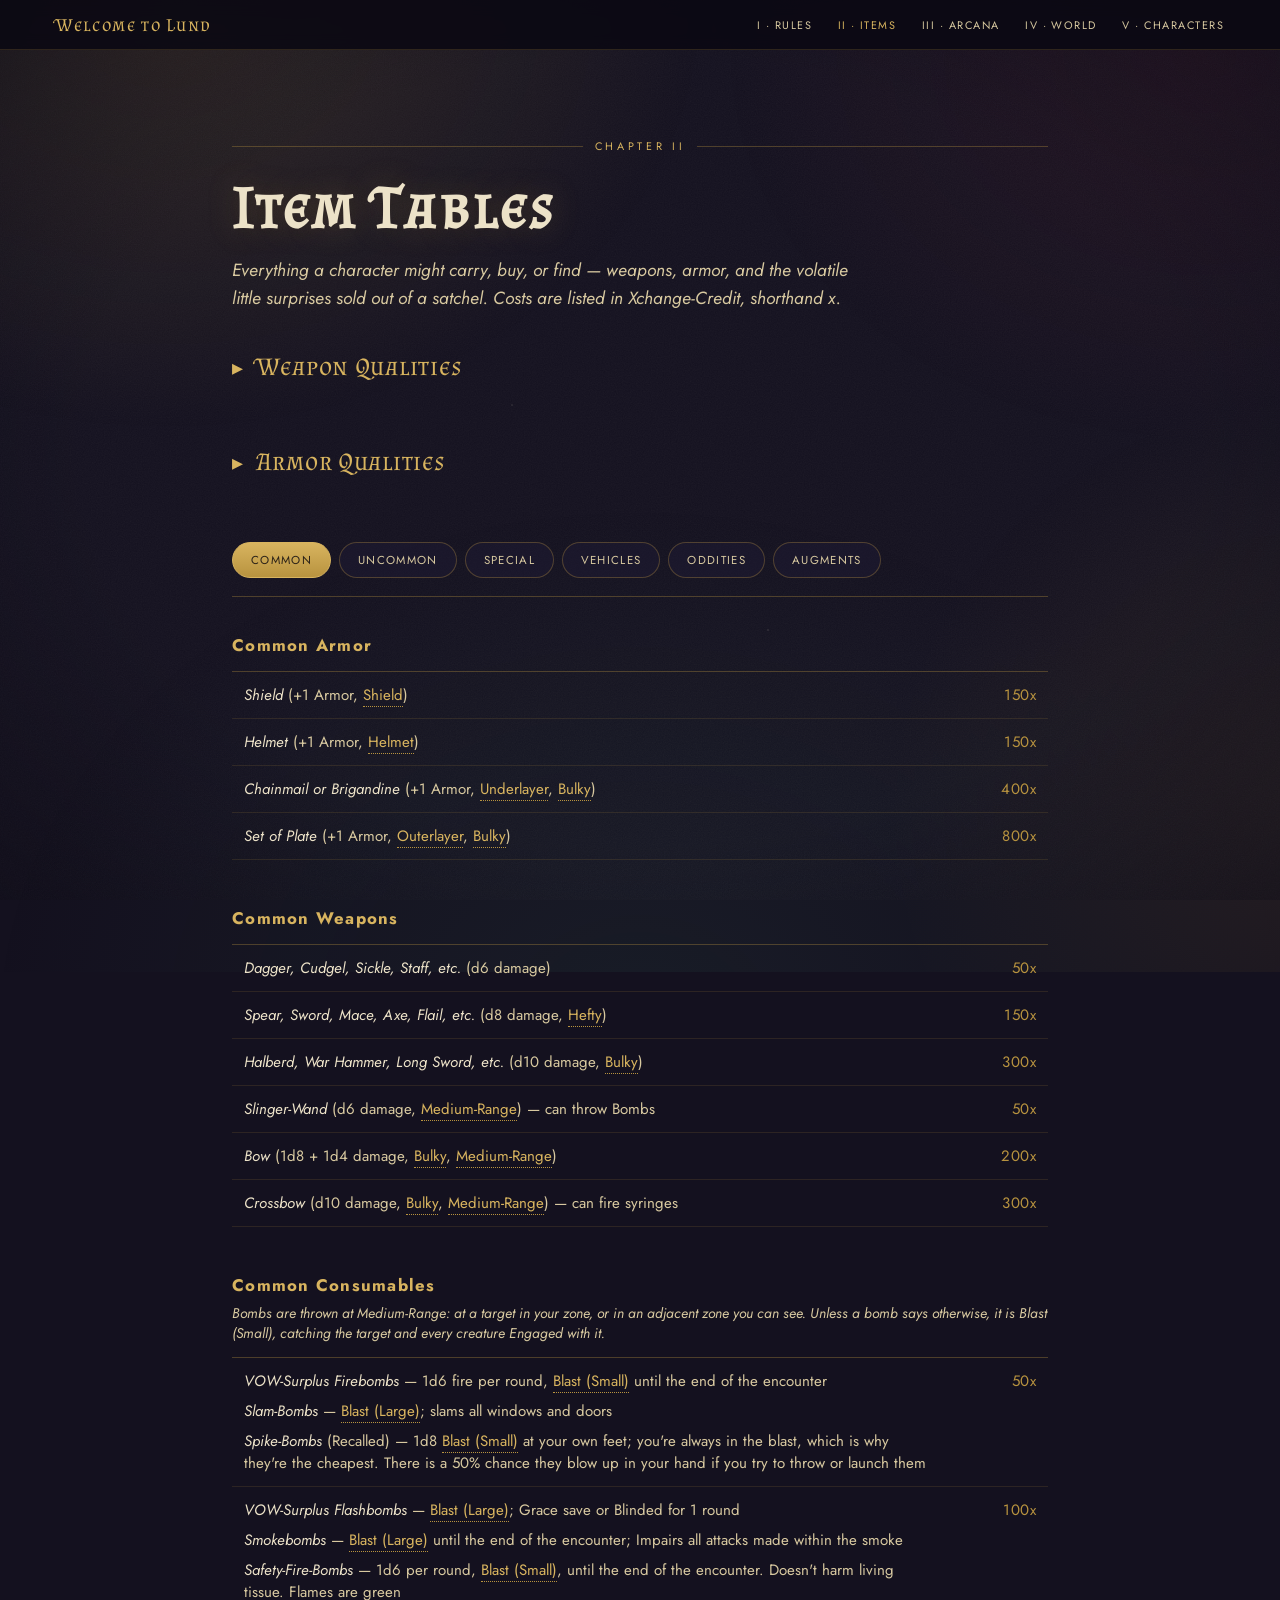
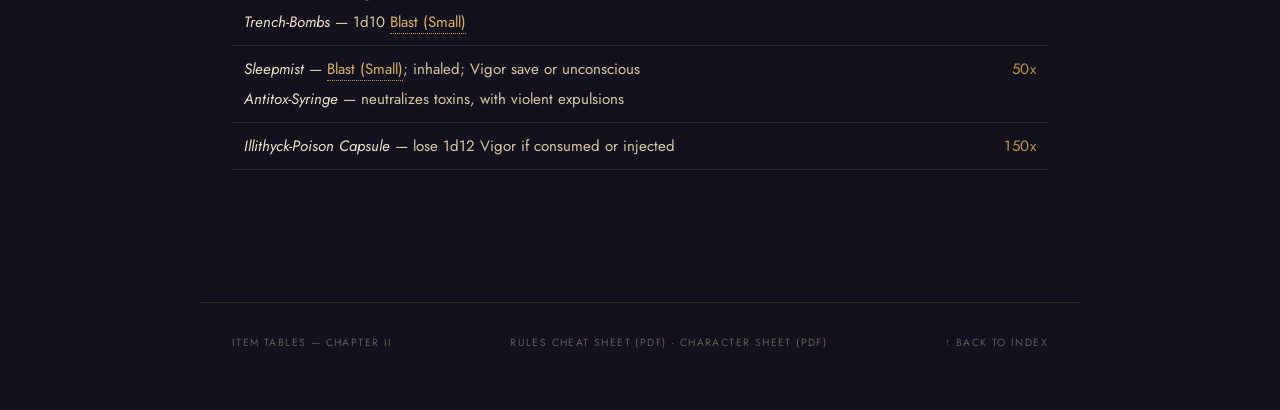
<file: item-tables.html>
<!DOCTYPE html>
<html lang="en">
<head>
<meta charset="UTF-8">
<meta name="viewport" content="width=device-width, initial-scale=1.0">
<title>Item Tables</title>
<link rel="preconnect" href="https://fonts.googleapis.com">
<link rel="preconnect" href="https://fonts.gstatic.com" crossorigin>
<link href="https://fonts.googleapis.com/css2?family=Almendra:wght@400;700&family=Almendra+SC&family=Jost:ital,wght@0,400;0,500;0,600;1,400&display=swap" rel="stylesheet">
<link rel="stylesheet" href="lund-theme.css">
<style>
  /* ---------- Weapon Qualities glossary ---------- */
  .qualities-block{ margin-bottom:52px; }
  .qualities-block h2{
    font-family:'Almendra SC', serif;
    letter-spacing:0.03em;
    font-size:1.55rem;
    color: var(--gold-bright);
    margin: 0 0 6px;
  }
  .qualities-block .sub{
    font-family:'Jost', sans-serif;
    font-style:italic;
    color: var(--parchment-dim);
    font-size:0.95rem;
    margin: 0 0 20px;
  }
  .qdetails summary{
    font-family:'Almendra SC', serif;
    letter-spacing:0.03em;
    font-size:1.55rem;
    color: var(--gold-bright);
    cursor:pointer;
    list-style:none;
    margin: 0 0 14px;
  }
  .qdetails summary::-webkit-details-marker{ display:none; }
  .qdetails summary::before{ content:"\25B8"; display:inline-block; width:1.1em; font-size:0.9em; transition:transform 0.15s ease; }
  .qdetails[open] summary::before{ transform:rotate(90deg); }
  .qdetails summary:hover{ color: var(--parchment); }
  .qualities-block.hide-q{ display:none; }
  .quality-grid{
    display:grid;
    grid-template-columns: repeat(2, 1fr);
    gap:16px;
  }
  .quality-card{
    border: 1px solid var(--line);
    background: rgba(31,26,52,0.4);
    border-radius:8px;
    padding: 14px 18px;
  }
  .quality-card h3{
    font-family:'Jost', sans-serif;
    font-size:0.88rem;
    letter-spacing:0.095em;
    text-transform:uppercase;
    color: var(--gold-bright);
    margin:0 0 6px;
  }
  .quality-card p{
    margin:0;
    font-size:0.9rem;
    color: var(--parchment-dim);
    line-height:1.55;
  }

  /* ---------- inline quality terms + tooltip ---------- */
  .qterm{
    border-bottom: 1px dotted var(--gold);
    cursor: help;
    color: var(--gold-bright);
    white-space: nowrap;
  }
  #qualityTooltip{
    position: fixed;
    z-index: 200;
    max-width: 260px;
    background: linear-gradient(180deg, var(--parchment), #e2d5b0);
    border: 1px solid var(--gold-bright);
    border-radius: 8px;
    padding: 10px 14px;
    font-family:'Jost', sans-serif;
    font-size: 0.85rem;
    line-height: 1.4;
    color: #2a2118;
    box-shadow: 0 10px 28px rgba(0,0,0,0.45);
    opacity: 0;
    transform: translateY(4px);
    transition: opacity 0.12s ease, transform 0.12s ease;
    pointer-events: none;
  }
  #qualityTooltip.visible{ opacity:1; transform:translateY(0); }
  #qualityTooltip .qt-title{
    display:block;
    font-family:'Jost', sans-serif;
    font-size:0.7rem;
    letter-spacing:0.135em;
    text-transform:uppercase;
    color: var(--burgundy);
    margin-bottom:4px;
  }
  #qualityTooltip .qt-pin-hint{
    display:block;
    margin-top:6px;
    font-family:'Jost', sans-serif;
    font-size:0.6rem;
    letter-spacing:0.095em;
    text-transform:uppercase;
    color: var(--teal);
    opacity:0.8;
  }

  /* ---------- tabs ---------- */
  .cat-tabs{
    display:flex; flex-wrap:wrap; gap:8px;
    margin-bottom:36px;
    border-bottom: 1px solid var(--line);
    padding-bottom:18px;
  }
  .cat-tab{
    font-family:'Jost', sans-serif;
    font-size:0.72rem;
    letter-spacing:0.115em;
    text-transform:uppercase;
    color: var(--parchment-dim);
    background: rgba(31,26,52,0.5);
    border: 1px solid var(--line);
    border-radius:999px;
    padding: 9px 18px;
    cursor:pointer;
    transition: background 0.2s ease, color 0.2s ease, border-color 0.2s ease;
  }
  .cat-tab:hover{ color: var(--parchment); }
  .cat-tab.active{
    background: linear-gradient(180deg, var(--gold-bright), var(--gold));
    color: #2a2118;
    border-color: var(--gold-bright);
  }

  .item-section{ margin-bottom:52px; }
  .item-section.hidden{ display:none; }

  .item-subhead{
    font-family:'Jost', sans-serif;
    font-size:1.05rem;
    letter-spacing:0.075em;
    color: var(--gold-bright);
    margin: 0 0 14px;
    padding-top: 6px;
  }
  .item-subhead:first-child{ padding-top:0; }

  table.items{
    width:100%;
    table-layout: fixed;
    border-collapse:collapse;
    border-top: 1px solid var(--line);
    font-size:0.94rem;
    margin-bottom:40px;
  }
  table.items td.cost{
    width: 110px;
    text-align:right;
  }
  table.items td{
    padding: 12px;
    border-bottom: 1px solid rgba(184,147,63,0.15);
    color: var(--parchment-dim);
    vertical-align: top;
    overflow-wrap: break-word;
  }
  table.items .entry-name{ color: var(--parchment); font-style:italic; }
  table.items .detail{ color: var(--parchment-dim); font-style:normal; }
  table.items tr:hover td{ background: rgba(184,147,63,0.05); }
  table.items td.cost{ white-space:nowrap; color: var(--gold); font-style:normal; font-family:'Jost', sans-serif;
    letter-spacing:0.03em; }

  table.items .item-list{ list-style:none; margin:0; padding:0; }
  table.items .item-list li{ margin-bottom:8px; }
  table.items .item-list li:last-child{ margin-bottom:0; }

  @media (max-width:640px){
    table.items{ font-size:0.85rem; }
    table.items td.cost{ width: 76px; }
  }
</style>
</head>
<body>

<header class="mast">
  <a class="mark" href="index.html">Welcome to Lund</a>
  <nav>
    <a href="general-rules.html">I · Rules</a>
    <a href="item-tables.html" class="current">II · Items</a>
    <a href="arcana-tables.html">III · Arcana</a>
    <a href="world-information.html">IV · World</a>
    <a href="character-generation.html">V · Characters</a>
  </nav>
</header>

<div class="page-hero">
  <div class="eyebrow">Chapter II</div>
  <h1>Item Tables</h1>
  <p class="lede">
    Everything a character might carry, buy, or find — weapons, armor, and the volatile
    little surprises sold out of a satchel. Costs are listed in Xchange-Credit, shorthand
    <em>x</em>.
  </p>
</div>

<main class="content">

  <div class="qualities-block">
    <details class="qdetails">
      <summary>Weapon Qualities</summary>
    <div class="quality-grid">
      <div class="quality-card">
        <h3>Hefty</h3>
        <p>The weapon can be wielded with one hand, but you cannot hold two in either hand.</p>
      </div>
      <div class="quality-card">
        <h3>Bulky</h3>
        <p>Takes up an additional inventory slot. If it's a weapon, it also requires two hands to use.</p>
      </div>
      <div class="quality-card">
        <h3>Long</h3>
        <p>The weapon is Impaired when used in tight spaces, and it requires two hands to use.</p>
      </div>
      <div class="quality-card">
        <h3>Blast (Small)</h3>
        <p>Pick a target. The attack hits that target and every creature Engaged with it.</p>
      </div>
      <div class="quality-card">
        <h3>Blast (Large)</h3>
        <p>The attack hits every creature in a single zone.</p>
      </div>
	  <div class="quality-card">
        <h3>Touch</h3>
        <p>A quality of some ranged weapons, denoting an effective range of Engaged: the target must be within your reach. Only weapons or spells with this range can make ranged Attacks against an enemy Engaged with you.</p>
      </div>
      <div class="quality-card">
        <h3>Close-Range</h3>
        <p>A quality of ranged weapons, denoting an effective range of anywhere in your zone.</p>
      </div>
      <div class="quality-card">
        <h3>Medium-Range</h3>
        <p>A quality of ranged weapons, denoting an effective range of your zone and any adjacent zone you can see.</p>
      </div>
	  <div class="quality-card">
        <h3>Long-Range</h3>
        <p>A quality of ranged weapons, denoting an effective range of anywhere you have line of sight.</p>
      </div>
      <div class="quality-card">
        <h3>Stretching a Shot</h3>
        <p>Remove one die from a ranged Attack before rolling to increase the weapon's base range by 1 zone. Each additional die removed adds another zone. Long-Range already reaches anywhere in line of sight and gains nothing.</p>
      </div>
	  <div class="quality-card">
        <h3>Slow</h3>
        <p>Cannot attack and move in the same turn with a slow weapon.</p>
      </div>
	  <div class="quality-card">
        <h3>Fixed</h3>
        <p>Requires at least one turn of set-up before use.</p>
      </div>
      <div class="quality-card">
        <h3>Hidden</h3>
        <p>Can be easily hidden on your person, avoiding detection without a Check.</p>
      </div>
    </div>
    </details>
  </div>

  <div class="qualities-block">
    <details class="qdetails">
      <summary>Armor Qualities</summary>
    <div class="quality-grid">
      <div class="quality-card">
        <h3>Underlayer</h3>
        <p>Armor worn beneath other armor. You can wear one Underlayer and one Outerlayer at the same time, and both grant their Armor.</p>
      </div>
      <div class="quality-card">
        <h3>Outerlayer</h3>
        <p>Armor worn over other armor. You can wear one Underlayer and one Outerlayer at the same time, and both grant their Armor.</p>
      </div>
      <div class="quality-card">
        <h3>Helmet</h3>
        <p>Armor worn on the head. It is its own armor category, neither Underlayer nor Outerlayer, so it stacks with both.</p>
      </div>
      <div class="quality-card">
        <h3>Shield</h3>
        <p>Armor carried in the hand. It is its own armor category, neither Underlayer nor Outerlayer, so it stacks with both.</p>
      </div>
    </div>
    </details>
  </div>

  <div class="cat-tabs" role="tablist" aria-label="Item rarity">
    <button class="cat-tab active" data-cat="common">Common</button>
    <button class="cat-tab" data-cat="uncommon">Uncommon</button>
    <button class="cat-tab" data-cat="special">Special</button>
    <button class="cat-tab" data-cat="vehicles">Vehicles</button>
    <button class="cat-tab" data-cat="oddities">Oddities</button>
    <button class="cat-tab" data-cat="augments">Augments</button>
  </div>

  <!-- ============================= COMMON ============================= -->
  <section class="item-section" data-cat="common">

    <h3 class="item-subhead">Common Armor</h3>
    <table class="items">
      <tr><td><span class="entry-name">Shield</span> <span class="detail">(+1 Armor, <span class="qterm" data-q="shield-slot">Shield</span>)</span></td><td class="cost">150x</td></tr>
      <tr><td><span class="entry-name">Helmet</span> <span class="detail">(+1 Armor, <span class="qterm" data-q="helmet-slot">Helmet</span>)</span></td><td class="cost">150x</td></tr>
      <tr><td><span class="entry-name">Chainmail or Brigandine</span> <span class="detail">(+1 Armor, <span class="qterm" data-q="underlayer">Underlayer</span>, <span class="qterm" data-q="bulky">Bulky</span>)</span></td><td class="cost">400x</td></tr>
      <tr><td><span class="entry-name">Set of Plate</span> <span class="detail">(+1 Armor, <span class="qterm" data-q="outerlayer">Outerlayer</span>, <span class="qterm" data-q="bulky">Bulky</span>)</span></td><td class="cost">800x</td></tr>
    </table>

    <h3 class="item-subhead">Common Weapons</h3>
    <table class="items">
      <tr><td><span class="entry-name">Dagger, Cudgel, Sickle, Staff, etc.</span> <span class="detail">(d6 damage)</span></td><td class="cost">50x</td></tr>
      <tr><td><span class="entry-name">Spear, Sword, Mace, Axe, Flail, etc.</span> <span class="detail">(d8 damage, <span class="qterm" data-q="hefty">Hefty</span>)</span></td><td class="cost">150x</td></tr>
      <tr><td><span class="entry-name">Halberd, War Hammer, Long Sword, etc.</span> <span class="detail">(d10 damage, <span class="qterm" data-q="bulky">Bulky</span>)</span></td><td class="cost">300x</td></tr>
      <tr><td><span class="entry-name">Slinger-Wand</span> <span class="detail">(d6 damage, <span class="qterm" data-q="medium-range">Medium-Range</span>) — can throw Bombs</span></td><td class="cost">50x</td></tr>
      <tr><td><span class="entry-name">Bow</span> <span class="detail">(1d8 + 1d4 damage, <span class="qterm" data-q="bulky">Bulky</span>, <span class="qterm" data-q="medium-range">Medium-Range</span>)</span></td><td class="cost">200x</td></tr>
      <tr><td><span class="entry-name">Crossbow</span> <span class="detail">(d10 damage, <span class="qterm" data-q="bulky">Bulky</span>, <span class="qterm" data-q="medium-range">Medium-Range</span>) — can fire syringes</span></td><td class="cost">300x</td></tr>
    </table>

    <h3 class="item-subhead">Common Consumables</h3>
    <p style="font-family:'Jost',sans-serif; font-style:italic; color:var(--parchment-dim); font-size:0.88rem; margin-top:-8px;">Bombs are thrown at Medium-Range: at a target in your zone, or in an adjacent zone you can see. Unless a bomb says otherwise, it is Blast (Small), catching the target and every creature Engaged with it.</p>
    <table class="items">
      <tr>
        <td>
          <ul class="item-list">
            <li><span class="entry-name">VOW-Surplus Firebombs</span> — 1d6 fire per round, <span class="qterm" data-q="blast-small">Blast (Small)</span> until the end of the encounter</li>
            <li><span class="entry-name">Slam-Bombs</span> — <span class="qterm" data-q="blast-large">Blast (Large)</span>; slams all windows and doors</li>
            <li><span class="entry-name">Spike-Bombs</span> <span class="detail">(Recalled)</span> — 1d8 <span class="qterm" data-q="blast-small">Blast (Small)</span> at your own feet; you're always in the blast, which is why they're the cheapest. There is a 50% chance they blow up in your hand if you try to throw or launch them</li>
          </ul>
        </td>
        <td class="cost">50x</td>
      </tr>
      <tr>
        <td>
          <ul class="item-list">
            <li><span class="entry-name">VOW-Surplus Flashbombs</span> — <span class="qterm" data-q="blast-large">Blast (Large)</span>; Grace save or Blinded for 1 round</li>
            <li><span class="entry-name">Smokebombs</span> — <span class="qterm" data-q="blast-large">Blast (Large)</span> until the end of the encounter; Impairs all attacks made within the smoke</li>
            <li><span class="entry-name">Safety-Fire-Bombs</span> — 1d6 per round, <span class="qterm" data-q="blast-small">Blast (Small)</span>, until the end of the encounter. Doesn't harm living tissue. Flames are green</li>
            <li><span class="entry-name">Trench-Bombs</span> — 1d10 <span class="qterm" data-q="blast-small">Blast (Small)</span></li>
          </ul>
        </td>
        <td class="cost">100x</td>
      </tr>
      <tr>
        <td>
          <ul class="item-list">
            <li><span class="entry-name">Sleepmist</span> — <span class="qterm" data-q="blast-small">Blast (Small)</span>; inhaled; Vigor save or unconscious</li>
            <li><span class="entry-name">Antitox-Syringe</span> — neutralizes toxins, with violent expulsions</li>
          </ul>
        </td>
        <td class="cost">50x</td>
      </tr>
      <tr>
        <td>
          <ul class="item-list">
            <li><span class="entry-name">Illithyck-Poison Capsule</span> — lose 1d12 Vigor if consumed or injected</li>
          </ul>
        </td>
        <td class="cost">150x</td>
      </tr>
    </table>
  </section>

  <!-- ============================= UNCOMMON ============================= -->
  <section class="item-section hidden" data-cat="uncommon">

    <h3 class="item-subhead">Uncommon Armor</h3>
    <table class="items">
      <tr><td><span class="entry-name">Shield</span> <span class="detail">(+1 Armor, <span class="qterm" data-q="shield-slot">Shield</span>, 1d6 Attack)</span></td><td class="cost">350x</td></tr>
      <tr><td><span class="entry-name">Weavemail or Ceramic Brigandine</span> <span class="detail">(+1 Armor, <span class="qterm" data-q="underlayer">Underlayer</span>, plus an additional property based on its construction)</span></td><td class="cost">800x</td></tr>
      <tr><td><span class="entry-name">Set of Ceramic Plate</span> <span class="detail">(+1 Armor, <span class="qterm" data-q="outerlayer">Outerlayer</span>, plus an additional property based on its construction)</span></td><td class="cost">1500x</td></tr>
    </table>

    <h3 class="item-subhead">Uncommon Weapons</h3>
    <table class="items">
      <tr><td><span class="entry-name">Noble Weapons: Spear, Side Sword, Mace, Axe, Flail, etc.</span> <span class="detail">(d8 damage, not Hefty, so they can be dual-wielded) — typically forged from special alloys, each with an interesting side effect</span></td><td class="cost">500x</td></tr>
      <tr><td><span class="entry-name">Masterwork Weapons: Longsword, etc.</span> <span class="detail">(2d8 damage, <span class="qterm" data-q="hefty">Hefty</span>)</span></td><td class="cost">800x</td></tr>
      <tr><td><span class="entry-name">Old War Weapons: Greatsword, Waraxe</span> <span class="detail">(2d10 damage, <span class="qterm" data-q="bulky">Bulky</span>)</span></td><td class="cost">1200x</td></tr>
      <tr><td><span class="entry-name">Longbow</span> <span class="detail">(d10 damage, <span class="qterm" data-q="bulky">Bulky</span>, <span class="qterm" data-q="long">Long</span>, <span class="qterm" data-q="long-range">Long-Range</span>)</span></td><td class="cost">600x</td></tr>
      <tr><td><span class="entry-name">Scatterwand</span> <span class="detail">(1d8 <span class="qterm" data-q="blast-small">Blast (Small)</span>, <span class="qterm" data-q="hefty">Hefty</span>, <span class="qterm" data-q="close-range">Close-Range</span>)</span></td><td class="cost">800x</td></tr>
      <tr><td><span class="entry-name">Long-Wand</span> <span class="detail">(1d12, <span class="qterm" data-q="long">Long</span>, <span class="qterm" data-q="long-range">Long-Range</span>)</span></td><td class="cost">800x</td></tr>
      <tr><td><span class="entry-name">Launch-Wand</span> <span class="detail">(2d6 damage, <span class="qterm" data-q="bulky">Bulky</span>, <span class="qterm" data-q="long-range">Long-Range</span>) — can fire syringes and Bombs</span></td><td class="cost">800x</td></tr>
      <tr><td><span class="entry-name">Hand-Wand</span> <span class="detail">(1d8, <span class="qterm" data-q="close-range">Close-Range</span>)</span></td><td class="cost">600x</td></tr>
    </table>

    <h3 class="item-subhead">Uncommon Consumables</h3>
    <table class="items">
      <tr>
        <td>
          <span style="display:block; margin-bottom:8px; color:var(--gold-bright); font-style:normal; font-family:'Jost',sans-serif; font-size:0.72rem; letter-spacing:0.115em; text-transform:uppercase;">VOW-Surplus Branded</span>
          <ul class="item-list">
            <li><span class="entry-name">Tinybomb</span> — 1d8 <span class="qterm" data-q="blast-small">Blast (Small)</span>; fits under the tongue</li>
          </ul>
        </td>
        <td class="cost">75x</td>
      </tr>
      <tr>
        <td>
          <span style="display:block; margin-bottom:8px; color:var(--gold-bright); font-style:normal; font-family:'Jost',sans-serif; font-size:0.72rem; letter-spacing:0.115em; text-transform:uppercase;">VOW-Surplus Branded — Heavy Ordnance</span>
          <ul class="item-list">
            <li><span class="entry-name">Toxic Smokebombs</span> — <span class="qterm" data-q="blast-large">Blast (Large)</span> until the end of the encounter; Impairs all attacks made within the smoke; 1d6 ongoing damage</li>
            <li><span class="entry-name">Vault-Bombs</span> — 1d12, <span class="qterm" data-q="blast-large">Blast (Large)</span></li>
          </ul>
        </td>
        <td class="cost">150x</td>
      </tr>
      <tr>
        <td>
          <span style="display:block; margin-bottom:8px; color:var(--gold-bright); font-style:normal; font-family:'Jost',sans-serif; font-size:0.72rem; letter-spacing:0.115em; text-transform:uppercase;">Trove Branded</span>
          <ul class="item-list">
            <li><span class="entry-name">Timebombs</span> — slows time in a single zone for 60 seconds</li>
            <li><span class="entry-name">Anti-Magic Bombs</span> — does no harm, but disables anything magical in a <span class="qterm" data-q="blast-large">Blast (Large)</span> for 1 minute</li>
            <li><span class="entry-name">Crank-Bombs</span> — roll a d6 every turn to add to its damage before throwing; if damage exceeds 12, it explodes in your hand, dealing 12 damage to everyone in the <span class="qterm" data-q="blast-small">Blast (Small)</span></li>
          </ul>
        </td>
        <td class="cost">150x</td>
      </tr>
      <tr>
        <td>
          <span style="display:block; margin-bottom:8px; color:var(--gold-bright); font-style:normal; font-family:'Jost',sans-serif; font-size:0.72rem; letter-spacing:0.115em; text-transform:uppercase;">Magimend Branded</span>
          <ul class="item-list">
            <li><span class="entry-name">Sedative Assortment</span> — enough for up to four Fatekin; lulls the mind for an hour, but regains 6 Spirit</li>
            <li><span class="entry-name">Stitcher-Drone</span> — enough for up to four Fatekin; stitches wounds for an hour, but regains 6 Vigor</li>
            <li><span class="entry-name">Stimulant Rig</span> — enough for up to four Fatekin; mixing the concoction takes an hour, but regains 6 Grace</li>
          </ul>
        </td>
        <td class="cost">500x</td>
      </tr>
    </table>
    <p style="font-family:'Jost',sans-serif; font-style:italic; color:var(--parchment-dim); font-size:0.88rem; margin-top:-24px;">Magimend's line is the source of the Remedies described in Chapter I — see Rest &amp; Recovery.</p>
  </section>

  <!-- ============================= SPECIAL ============================= -->
  <section class="item-section hidden" data-cat="special">

    <h3 class="item-subhead">Special Weapons</h3>
    <table class="items">
      <tr><td><span class="entry-name">Blunderwand</span> <span class="detail">(2d10, <span class="qterm" data-q="bulky">Bulky</span>, <span class="qterm" data-q="blast-small">Blast (Small)</span>, <span class="qterm" data-q="close-range">Close-Range</span>) — repels humanoid-sized enemies on wound</span></td><td class="cost">2000x</td></tr>
      <tr><td><span class="entry-name">Cinder-Spout</span> <span class="detail">(2d12, <span class="qterm" data-q="bulky">Bulky</span>, <span class="qterm" data-q="blast-small">Blast (Small)</span>, <span class="qterm" data-q="touch">Touch</span>) — on wound, the target is ignited and takes 1d10 damage per turn</span></td><td class="cost">2000x</td></tr>
      <tr><td><span class="entry-name">Flare-Wand</span> <span class="detail">(1d10, <span class="qterm" data-q="touch">Touch</span>) — high-intensity flare, visible from 25km away</span></td><td class="cost">200x</td></tr>
      <tr><td><span class="entry-name">Resin Sprayer</span> <span class="detail">(no damage, <span class="qterm" data-q="bulky">Bulky</span>, <span class="qterm" data-q="touch">Touch</span>) — quick-hardening foam: Vigor save to avoid or become stuck. Fire retardant</span></td><td class="cost">500x</td></tr>
      <tr><td><span class="entry-name">Spike-Driver</span> <span class="detail">(1d10, Melee, <span class="qterm" data-q="hefty">Hefty</span>) — deals double damage to Vigor</span></td><td class="cost">1000x</td></tr>
      <tr><td><span class="entry-name">Repeater-Wand</span> <span class="detail">(3d8, <span class="qterm" data-q="bulky">Bulky</span>, <span class="qterm" data-q="medium-range">Medium-Range</span>) — bomb launcher: holds 6 Bombs</span></td><td class="cost">4000x</td></tr>
      <tr><td><span class="entry-name">Wheelwand</span> <span class="detail">(2d8, <span class="qterm" data-q="close-range">Close-Range</span>)</span></td><td class="cost">750x</td></tr>
      <tr><td><span class="entry-name">Stutter-Wand</span> <span class="detail">(2d10, <span class="qterm" data-q="bulky">Bulky</span>, <span class="qterm" data-q="medium-range">Medium-Range</span>) — fully automatic: when used on full-auto, deals 2d6 <span class="qterm" data-q="blast-small">Blast (Small)</span></span></td><td class="cost">3000x</td></tr>
      <tr><td><span class="entry-name">Shock-Baton</span> <span class="detail">(1d10, Melee) — on wound, the target is stunned until the start of your next turn</span></td><td class="cost">400x</td></tr>
      <tr><td><span class="entry-name">Sleepwand</span> <span class="detail">(1d4, <span class="qterm" data-q="close-range">Close-Range</span>) — tranq darts. On wound, the target falls unconscious for 1d10 rounds</span></td><td class="cost">800x</td></tr>
      <tr><td><span class="entry-name">Vibrosabre</span> <span class="detail">(2d8, Melee) — can hack through limbs or dense forestry, but not metal doors</span></td><td class="cost">1500x</td></tr>
    </table>

    <h3 class="item-subhead">Specialist Manufacturer Properties</h3>
    <p style="font-family:'Jost',sans-serif; font-style:italic; color:var(--parchment-dim); font-size:0.88rem; margin-top:-8px;">Uncommon armor and Noble Weapons come from specialist manufacturers. Roll a die, or let the GM choose, to see what the maker built into the piece.</p>

    <h3 class="item-subhead">Armor Properties (d6)</h3>
    <table class="items">
      <tr><td><span class="entry-name">Curse-Woven</span> <span class="detail">(Magimend)</span> — protects against 1 Curse per day: the first Curse cast on you each day has no effect</td><td class="cost">1</td></tr>
      <tr><td><span class="entry-name">Spellguard Ceramic</span> <span class="detail">(Trove)</span> — Advantage on Saves against spells</td><td class="cost">2</td></tr>
      <tr><td><span class="entry-name">Hushwoven</span> <span class="detail">(Cerakote)</span> — makes no sound; Advantage on stealth Checks</td><td class="cost">3</td></tr>
      <tr><td><span class="entry-name">Grounded Mesh</span> <span class="detail">(Strongwands)</span> — half damage from lightning</td><td class="cost">4</td></tr>
      <tr><td><span class="entry-name">Cinder-Glazed</span> <span class="detail">(SVAROG)</span> — half damage from fire and heat</td><td class="cost">5</td></tr>
      <tr><td><span class="entry-name">Stabilizer</span> <span class="detail">(VOW)</span> — when an attack would Slay you, you are instead left at 0 Vigor, unconscious but stable. One use only; the property is spent afterward</td><td class="cost">6</td></tr>
    </table>

    <h3 class="item-subhead">Noble Weapon Alloys (d8)</h3>
    <table class="items">
      <tr><td><span class="entry-name">Aetherglass</span> <span class="detail">(Trove)</span> — deals magical force damage, and harms ethereal and ghostly creatures</td><td class="cost">1</td></tr>
      <tr><td><span class="entry-name">Sparksteel</span> <span class="detail">(Strongwands)</span> — a target it wounds is Impaired on their next turn</td><td class="cost">2</td></tr>
      <tr><td><span class="entry-name">Frostiron</span> <span class="detail">(VOW)</span> — a target it wounds cannot move on their next turn</td><td class="cost">3</td></tr>
      <tr><td><span class="entry-name">Needlesilver</span> <span class="detail">(SVAROG)</span> — ignores 1 Armor</td><td class="cost">4</td></tr>
      <tr><td><span class="entry-name">Bonesinger Alloy</span> <span class="detail">(Magimend)</span> — 1d12 damage against spiritual creatures</td><td class="cost">5</td></tr>
      <tr><td><span class="entry-name">Whispersteel</span> <span class="detail">(Cerakote)</span> — silent and <span class="qterm" data-q="hidden">Hidden</span></td><td class="cost">6</td></tr>
      <tr><td><span class="entry-name">Wardsteel</span> <span class="detail">(Magimend)</span> — protects the wielder against 1 Curse per day</td><td class="cost">7</td></tr>
      <tr><td><span class="entry-name">Lodestone-Bound</span> <span class="detail">(Trove)</span> — cannot be disarmed, and returns to your hand after being thrown</td><td class="cost">8</td></tr>
    </table>
  </section>

  <!-- ============================= VEHICLES ============================= -->
  <section class="item-section hidden" data-cat="vehicles">

    <h3 class="item-subhead">Vehicles</h3>
    <p style="font-family:'Jost',sans-serif; font-style:italic; color:var(--parchment-dim); font-size:0.88rem; margin-top:-8px;">Vehicles use Guard instead of Virtues, and a Speed measured in zones. See Structures &amp; Vehicles in Chapter I for collisions, Wrecked vehicles, and Pilots.</p>
    <table class="items">
      <tr><td><span class="entry-name">Pedalcycle</span> <span class="detail">(Speed 1 Zone, Guard 3, Armor 1)</span></td><td class="cost">TBD</td></tr>
      <tr><td><span class="entry-name">Magecycle</span> <span class="detail">(Speed 2 Zones, Guard 6, Armor 1)</span></td><td class="cost">TBD</td></tr>
      <tr><td><span class="entry-name">Mage Carriage</span> <span class="detail">(Speed 2 Zones, Guard 8, Armor 2)</span></td><td class="cost">TBD</td></tr>
      <tr><td><span class="entry-name">Luxury Mage Carriage</span> <span class="detail">(Speed 3 Zones, Guard 10, Armor 2)</span></td><td class="cost">TBD</td></tr>
    </table>

    <h3 class="item-subhead">Battle-Vehicles</h3>
    <p style="font-family:'Jost',sans-serif; font-style:italic; color:var(--parchment-dim); font-size:0.88rem; margin-top:-8px;">When a Battle-Vehicle attacks smaller, organic targets (like average humanoids), multiply all of its Damage dice by 5. A d6 becomes 5d6.</p>
    <table class="items">
      <tr><td><span class="entry-name">GA-Charger</span> <span class="detail">(Speed 2 Zones, Guard 8, Armor 3. Flamecannon (d8 <span class="qterm" data-q="blast-small">Blast (Small)</span>), Power saw (d10). Crew: one Pilot-Gunner)</span></td><td class="cost">TBD</td></tr>
      <tr><td><span class="entry-name">GA-Crawler</span> <span class="detail">(Speed 1 Zone, Guard 10, Armor 3. Two machine guns (d8 <span class="qterm" data-q="blast-small">Blast (Small)</span> each). Crew: one Pilot, one Gunner)</span></td><td class="cost">TBD</td></tr>
      <tr><td><span class="entry-name">GA-Cruiser</span> <span class="detail">(Speed 1 Zone, Guard 18, Armor 4. Amphibious. Two long-cannons (d12 each), Grenade launcher (d8 <span class="qterm" data-q="blast-large">Blast (Large)</span>). Crew: one Pilot, two Gunners)</span></td><td class="cost">TBD</td></tr>
    </table>
  </section>

  <!-- ============================= ODDITIES ============================= -->
  <section class="item-section hidden" data-cat="oddities">

    <h3 class="item-subhead">Oddities</h3>
    <p style="font-family:'Jost',sans-serif; font-size:0.95rem; color:var(--parchment); max-width:760px; line-height:1.6;">Oddities are the magic items of Lund: unlabeled, unfinished, and rarely reliable. Each takes one inventory slot, and using one is an Action unless it says otherwise.</p>
    <p style="font-family:'Jost',sans-serif; font-size:0.95rem; color:var(--parchment); max-width:760px; line-height:1.6;">Most Oddities carry a <em>Quirk</em>, a side effect the GM triggers whenever the Oddity is used, or handled carelessly. An unknown Oddity can be studied for an hour to reveal its effect and Quirk, and handling one blind may set it off. Roll a die, or let the GM choose.</p>

    <h3 class="item-subhead">Oddities (d10)</h3>
    <table class="items">
      <tr><td><span class="entry-name">Borrowed-Luck Vial</span> — Once per day, reroll a failed Save or Check. <em>Quirk:</em> someone nearby, chosen by the GM, suffers a small misfortune.</td><td class="cost">1</td></tr>
      <tr><td><span class="entry-name">Smoke-Lantern</span> — its light reveals invisible and ethereal things within your zone. <em>Quirk:</em> anything it reveals can see you, too.</td><td class="cost">2</td></tr>
      <tr><td><span class="entry-name">Remembering Key</span> — opens any mundane lock. <em>Quirk:</em> it remembers every door it opens, and sometimes tells the owner.</td><td class="cost">3</td></tr>
      <tr><td><span class="entry-name">Glass Heart</span> — once per day, when you would take a Mortal Wound, you do not. <em>Quirk:</em> it cracks with each use; on the third use it shatters and you lose d6 Spirit.</td><td class="cost">4</td></tr>
      <tr><td><span class="entry-name">Gossip-Gloves</span> — touching an object reveals the last thing said within earshot of it. <em>Quirk:</em> anything you whisper near an object can be recovered the same way by others.</td><td class="cost">5</td></tr>
      <tr><td><span class="entry-name">Self-Inking Contract</span> — binds anyone who signs it to one clear promise. <em>Quirk:</em> it binds you to the same promise.</td><td class="cost">6</td></tr>
      <tr><td><span class="entry-name">Tin Moon</span> — a tin disc that sheds soft moonlight for an hour; you see in the dark as if in dim light. <em>Quirk:</em> it draws moths, and worse things that like moths.</td><td class="cost">7</td></tr>
      <tr><td><span class="entry-name">Reversible Coat</span> — an Outerlayer (+1 Armor) that changes its appearance at will. <em>Quirk:</em> it occasionally changes on its own, usually at the worst moment.</td><td class="cost">8</td></tr>
      <tr><td><span class="entry-name">Trouble-Bell</span> — rings whenever a lie is spoken within your zone. <em>Quirk:</em> it cannot be silenced, and it rings for your lies too.</td><td class="cost">9</td></tr>
      <tr><td><span class="entry-name">Wanderer's Bottle</span> — never runs out of drinkable water. <em>Quirk:</em> it pours a different drink each time, and never the one you wanted.</td><td class="cost">10</td></tr>
    </table>

    <h3 class="item-subhead">Spell-Bearing Oddities (d6)</h3>
    <p style="font-family:'Jost',sans-serif; font-size:0.95rem; color:var(--parchment); max-width:760px; line-height:1.6;">A spell-bearing Oddity teaches one spell. Study it for an hour and the spell enters your memory, and the Oddity crumbles to dust unless it says otherwise. If your memory already holds ten spells, forget one first.</p>
    <table class="items">
      <tr><td><span class="entry-name">Burnt-Edge Grimoire</span> — teaches <em>Fireball (4)</em></td><td class="cost">1</td></tr>
      <tr><td><span class="entry-name">Frost-Rimed Locket</span> — teaches <em>Cone of Cold (4)</em></td><td class="cost">2</td></tr>
      <tr><td><span class="entry-name">Mender's Thimble</span> — teaches <em>Cure Wounds (2)</em></td><td class="cost">3</td></tr>
      <tr><td><span class="entry-name">Cracked Hand-Mirror</span> — teaches <em>Mirror Image (2)</em></td><td class="cost">4</td></tr>
      <tr><td><span class="entry-name">Weathervane Charm</span> — teaches <em>Levitate (2)</em></td><td class="cost">5</td></tr>
      <tr><td><span class="entry-name">Whispering Seashell</span> — teaches <em>Scrying (4)</em></td><td class="cost">6</td></tr>
    </table>

    <h3 class="item-subhead">Learning New Spells</h3>
    <p style="font-family:'Jost',sans-serif; font-size:0.95rem; color:var(--parchment); max-width:760px; line-height:1.6;">Spells that do not come from a Fate or from advancing can be learned in two ways: from a spell-bearing Oddity, as above, or from a teacher, a text, or careful experiment.</p>
    <p style="font-family:'Jost',sans-serif; font-size:0.95rem; color:var(--parchment); max-width:760px; line-height:1.6;">Studying a spell costs a teacher's or library's fee of 200x per point of casting cost, with a minimum of 200x (so even a free spell costs 200x). The time it takes depends on the spell's tier: a Full Rest for a free or 1st tier spell (cost 1 or 2), a season for a 2nd tier spell (cost 4), and an age for a 3rd tier spell (cost 8). When the study is done, the spell enters your memory. No Check is needed. A character can only hold ten spells in memory at once.</p>
  </section>

  <!-- ============================= AUGMENTS ============================= -->
  <section class="item-section hidden" data-cat="augments">

    <h3 class="item-subhead">Augments</h3>
    <p style="font-family:'Jost',sans-serif; font-size:0.95rem; color:var(--parchment); max-width:760px; line-height:1.6;">Augments are body and mind modifications installed by Lund's specialists. Each one has a price and a <em>permanent</em> Virtue Loss, listed on its entry. A Full Rest does not restore that loss, and neither does removing the augment.</p>
    <p style="font-family:'Jost',sans-serif; font-size:0.95rem; color:var(--parchment); max-width:760px; line-height:1.6;">A Fatekin can carry up to three augments in total, Body and Mind combined. Installing one takes a Full Rest in the specialist's care, and each augment can only be installed once per Fatekin. Because the cost is Virtue Loss and not Damage, it can never Mortally Wound or Slay.</p>

    <h3 class="item-subhead">Body Augments</h3>
    <table class="items">
      <tr><td><span class="entry-name">Alloyed Ribcage</span> — your maximum Guard increases by 3. <em>Cost:</em> permanent loss of 1d4 Grace.</td><td class="cost">800x</td></tr>
      <tr><td><span class="entry-name">Mechanical Appendage (Legs)</span> — you can safely jump or fall as far as an adjacent zone, up, across, or even down. <em>Cost:</em> permanent loss of 1d4 Grace.</td><td class="cost">1000x</td></tr>
      <tr><td><span class="entry-name">Mechanical Appendage (Hands)</span> — your fists deal 1d6 damage, and the blades are Hidden. <em>Cost:</em> permanent loss of 1d4 Vigor.</td><td class="cost">500x</td></tr>
      <tr><td><span class="entry-name">Filter Lungs</span> — immune to inhaled poisons, gases, and smoke, and you gain 10 minutes of stored breathable air. <em>Cost:</em> permanent loss of 1d4 Vigor.</td><td class="cost">800x</td></tr>
      <tr><td><span class="entry-name">Cat's Eyes</span> — you see in the dark as if it were normal light. <em>Cost:</em> permanent loss of 1d4 Spirit.</td><td class="cost">400x</td></tr>
    </table>

    <h3 class="item-subhead">Mind Augments</h3>
    <table class="items">
      <tr><td><span class="entry-name">Memory Spindle</span> — once per day, you can cast one spell with a cost of 4 or less without losing Spirit. <em>Cost:</em> permanent loss of 1d4 Grace.</td><td class="cost">600x</td></tr>
      <tr><td><span class="entry-name">Neural Reset</span> — once per day, at the start of your turn, you immediately end one mental condition: Shaken, Dazed, or Charmed, or any spell that has successfully influenced your mind. <em>Cost:</em> permanent loss of 1d4 Vigor.</td><td class="cost">800x</td></tr>
      <tr><td><span class="entry-name">Tongue-Loom</span> — activate it to understand and speak any language you hear for an hour. <em>Cost:</em> permanent loss of 1d4 Grace.</td><td class="cost">500x</td></tr>
    </table>
  </section>

</main>

<footer class="site-footer">
  <span>Item Tables — Chapter II</span>
  <span><a href="https://github.com/thehandoffategaming-spec/lund-site/raw/main/Lund_Rules_Cheat_Sheet.pdf" target="_blank" rel="noopener">Rules Cheat Sheet (PDF)</a> · <a href="https://github.com/thehandoffategaming-spec/lund-site/raw/main/Lund_Sheet_v6.pdf" target="_blank" rel="noopener">Character Sheet (PDF)</a></span>
  <span><a href="index.html">↑ Back to Index</a></span>
</footer>

<div id="qualityTooltip"></div>

<script>
  const QUALITY_DEFS = {
    "hefty": "Hefty — the weapon can be wielded with one hand, but you cannot hold two in either hand.",
    "bulky": "Bulky — takes up an additional inventory slot. If it's a weapon, it also requires two hands to use.",
    "long": "Long — the weapon is Impaired when used in tight spaces, and it requires two hands to use.",
    "blast-small": "Blast (Small) — pick a target. The attack hits that target and every creature Engaged with it.",
    "blast-large": "Blast (Large) — the attack hits every creature in a single zone.",
    "close-range": "Close-Range — effective range of anywhere in your zone.",
    "medium-range": "Medium-Range — effective range of your zone and any adjacent zone you can see.",
	"long-range": "Long-Range — effective range of anywhere you have line of sight.",
	"touch":"Touch — effective range of Engaged: the target must be within your reach. Only ranged weapons and spells with Touch range can Attack an enemy Engaged with you.",
	"slow":"Slow — cannot move and attack with this weapon in the same turn.",
	"fixed":"Fixed — Requires at least one turn to set up before use.",
	"hidden":"Hidden — Can be easily hidden on your person, avoiding detection without a Check.",
	"underlayer":"Underlayer — worn beneath other armor. You can wear one Underlayer and one Outerlayer at once.",
	"outerlayer":"Outerlayer — worn over other armor. You can wear one Underlayer and one Outerlayer at once.",
	"shield-slot":"Shield — its own armor category, neither Underlayer nor Outerlayer. Stacks with both.",
	"helmet-slot":"Helmet — its own armor category, neither Underlayer nor Outerlayer. Stacks with both."
  };

  const tabs = document.querySelectorAll('.cat-tab');
  const sections = document.querySelectorAll('.item-section');
  tabs.forEach(tab => {
    tab.addEventListener('click', () => {
      tabs.forEach(t => t.classList.remove('active'));
      tab.classList.add('active');
      const cat = tab.dataset.cat;
      sections.forEach(s => s.classList.toggle('hidden', s.dataset.cat !== cat));
      document.querySelectorAll('.qualities-block').forEach(b => b.classList.toggle('hide-q', cat === 'vehicles' || cat === 'augments'));
    });
  });

  /* ---------- Quality term tooltips, pinnable with Shift ---------- */
  let shiftHeld = false;
  let pinnedOpen = false;
  const tooltipEl = document.getElementById('qualityTooltip');

  document.addEventListener('keydown', (e) => {
    if(e.key === 'Shift') shiftHeld = true;
  });
  document.addEventListener('keyup', (e) => {
    if(e.key === 'Shift'){
      shiftHeld = false;
      if(pinnedOpen){
        hideTooltip();
      }
    }
  });

  function showTooltip(term, x, y){
    const key = term.dataset.q;
    const def = QUALITY_DEFS[key];
    if(!def) return;
    tooltipEl.innerHTML = `<span class="qt-title">${key.replace('-', ' ')}</span>${def}<span class="qt-pin-hint">Hold Shift to pin</span>`;
    positionTooltip(x, y);
    tooltipEl.classList.add('visible');
  }

  function positionTooltip(x, y){
    const padding = 14;
    let left = x + padding;
    let top = y + padding;
    const rect = tooltipEl.getBoundingClientRect();
    if(left + rect.width > window.innerWidth - 10) left = x - rect.width - padding;
    if(top + rect.height > window.innerHeight - 10) top = y - rect.height - padding;
    tooltipEl.style.left = left + 'px';
    tooltipEl.style.top = top + 'px';
  }

  function hideTooltip(){
    tooltipEl.classList.remove('visible');
    pinnedOpen = false;
  }

  document.querySelectorAll('.qterm').forEach(term => {
    term.addEventListener('mouseenter', (e) => {
      showTooltip(term, e.clientX, e.clientY);
    });
    term.addEventListener('mousemove', (e) => {
      if(!pinnedOpen) positionTooltip(e.clientX, e.clientY);
    });
    term.addEventListener('mouseleave', () => {
      if(shiftHeld){
        pinnedOpen = true;
      } else {
        hideTooltip();
      }
    });
  });
</script>

</body>
</html>
</file>
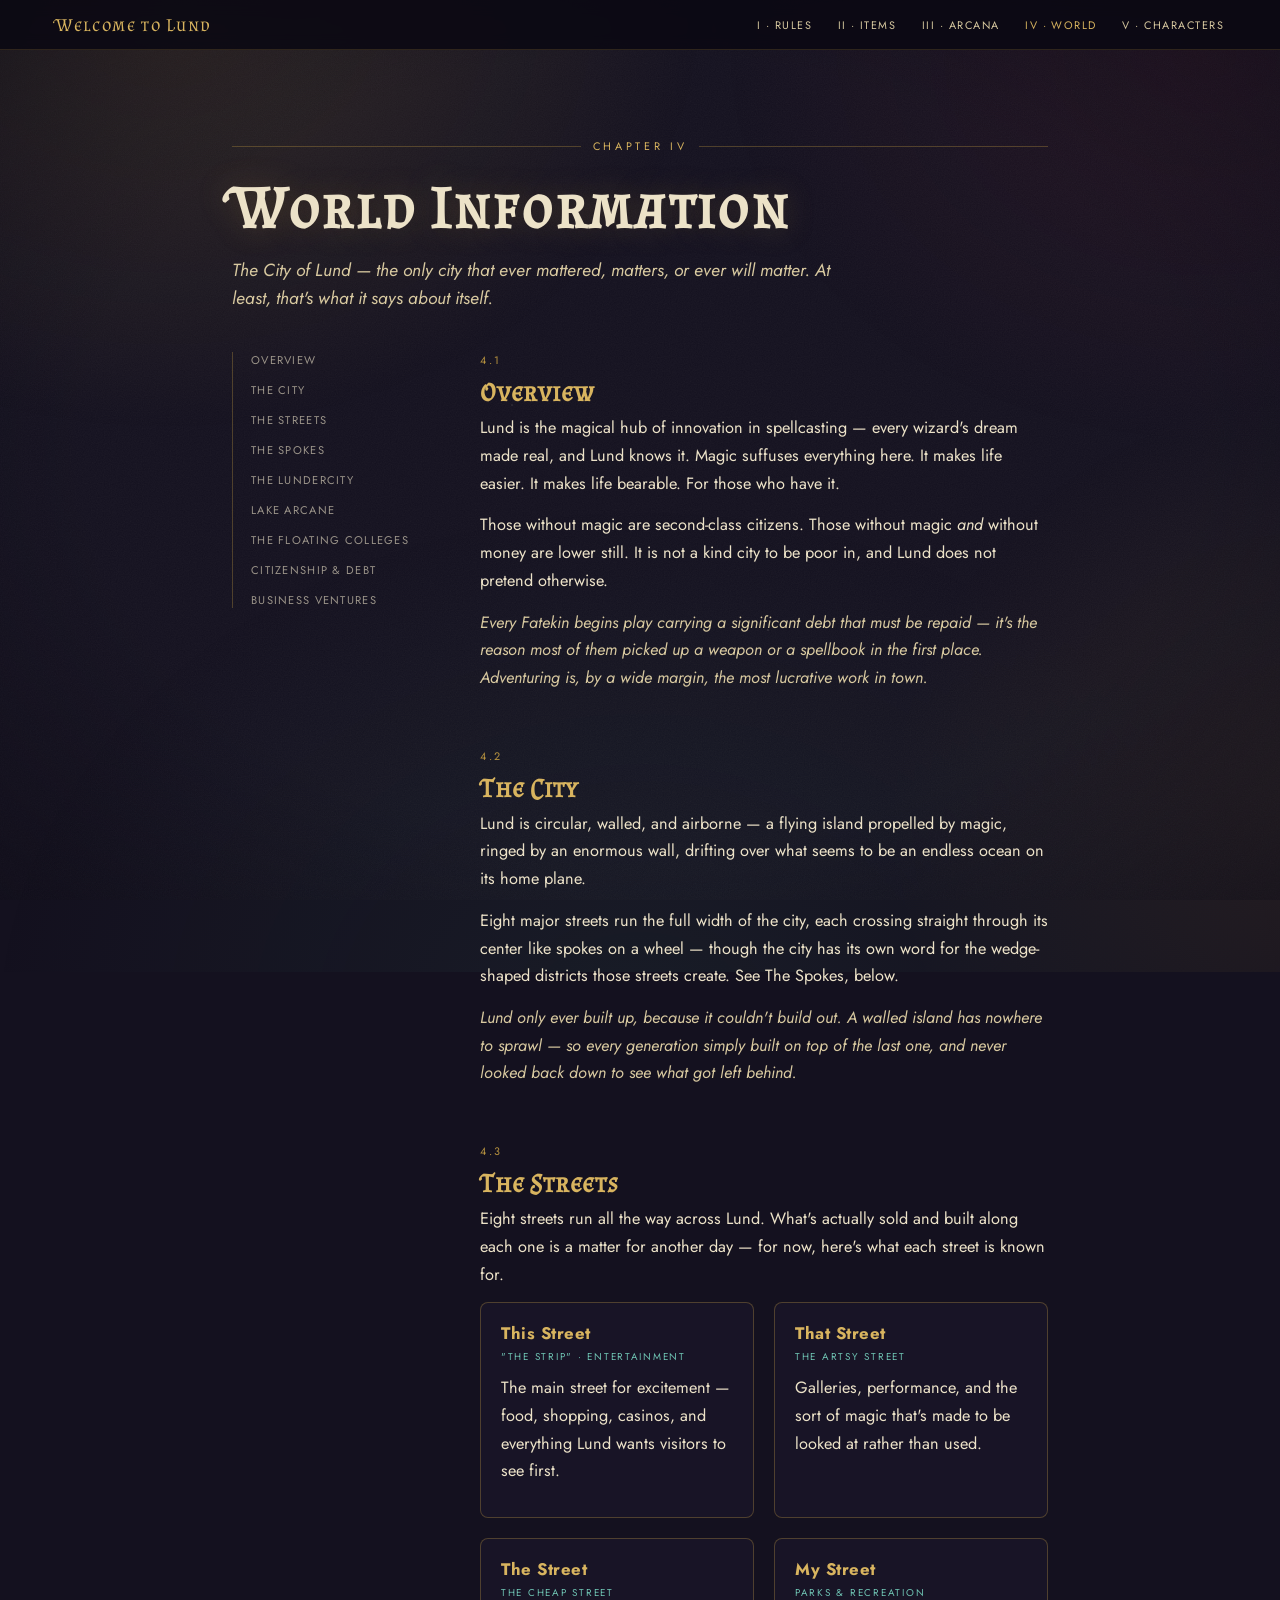
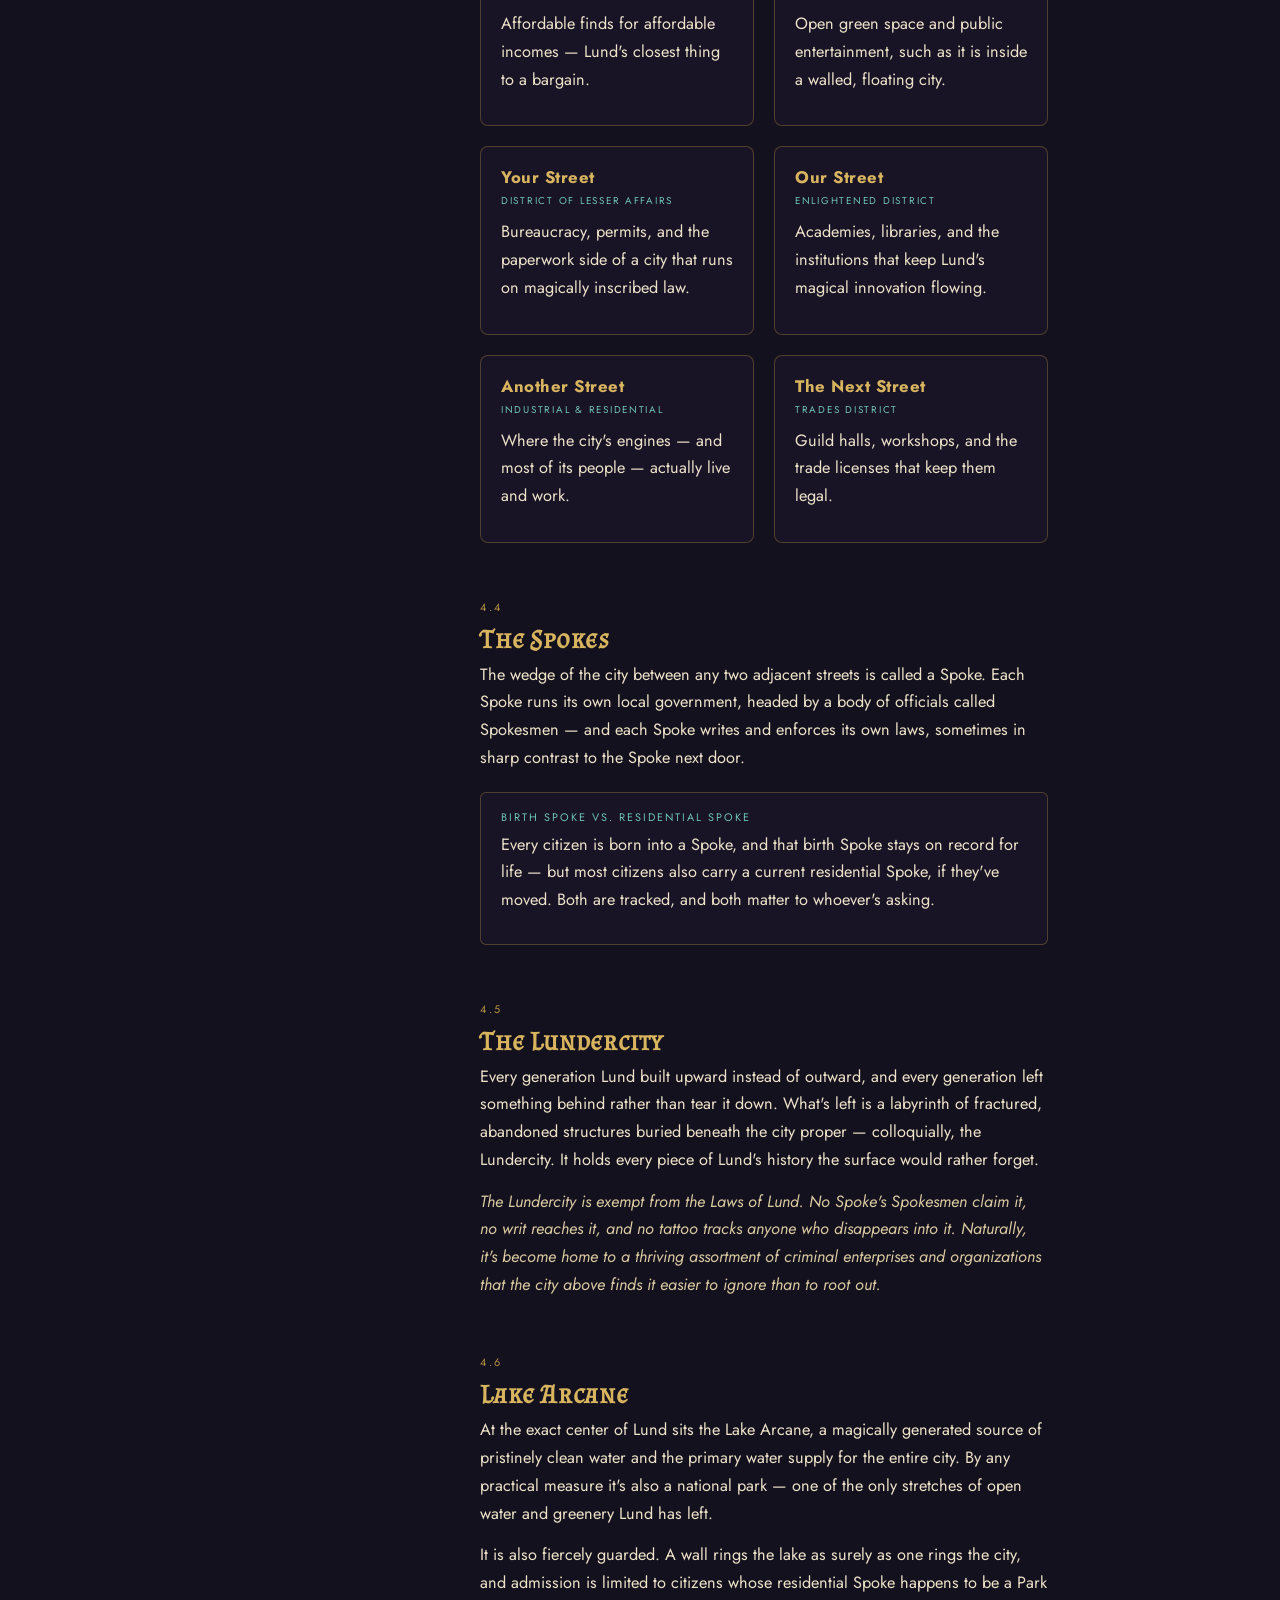
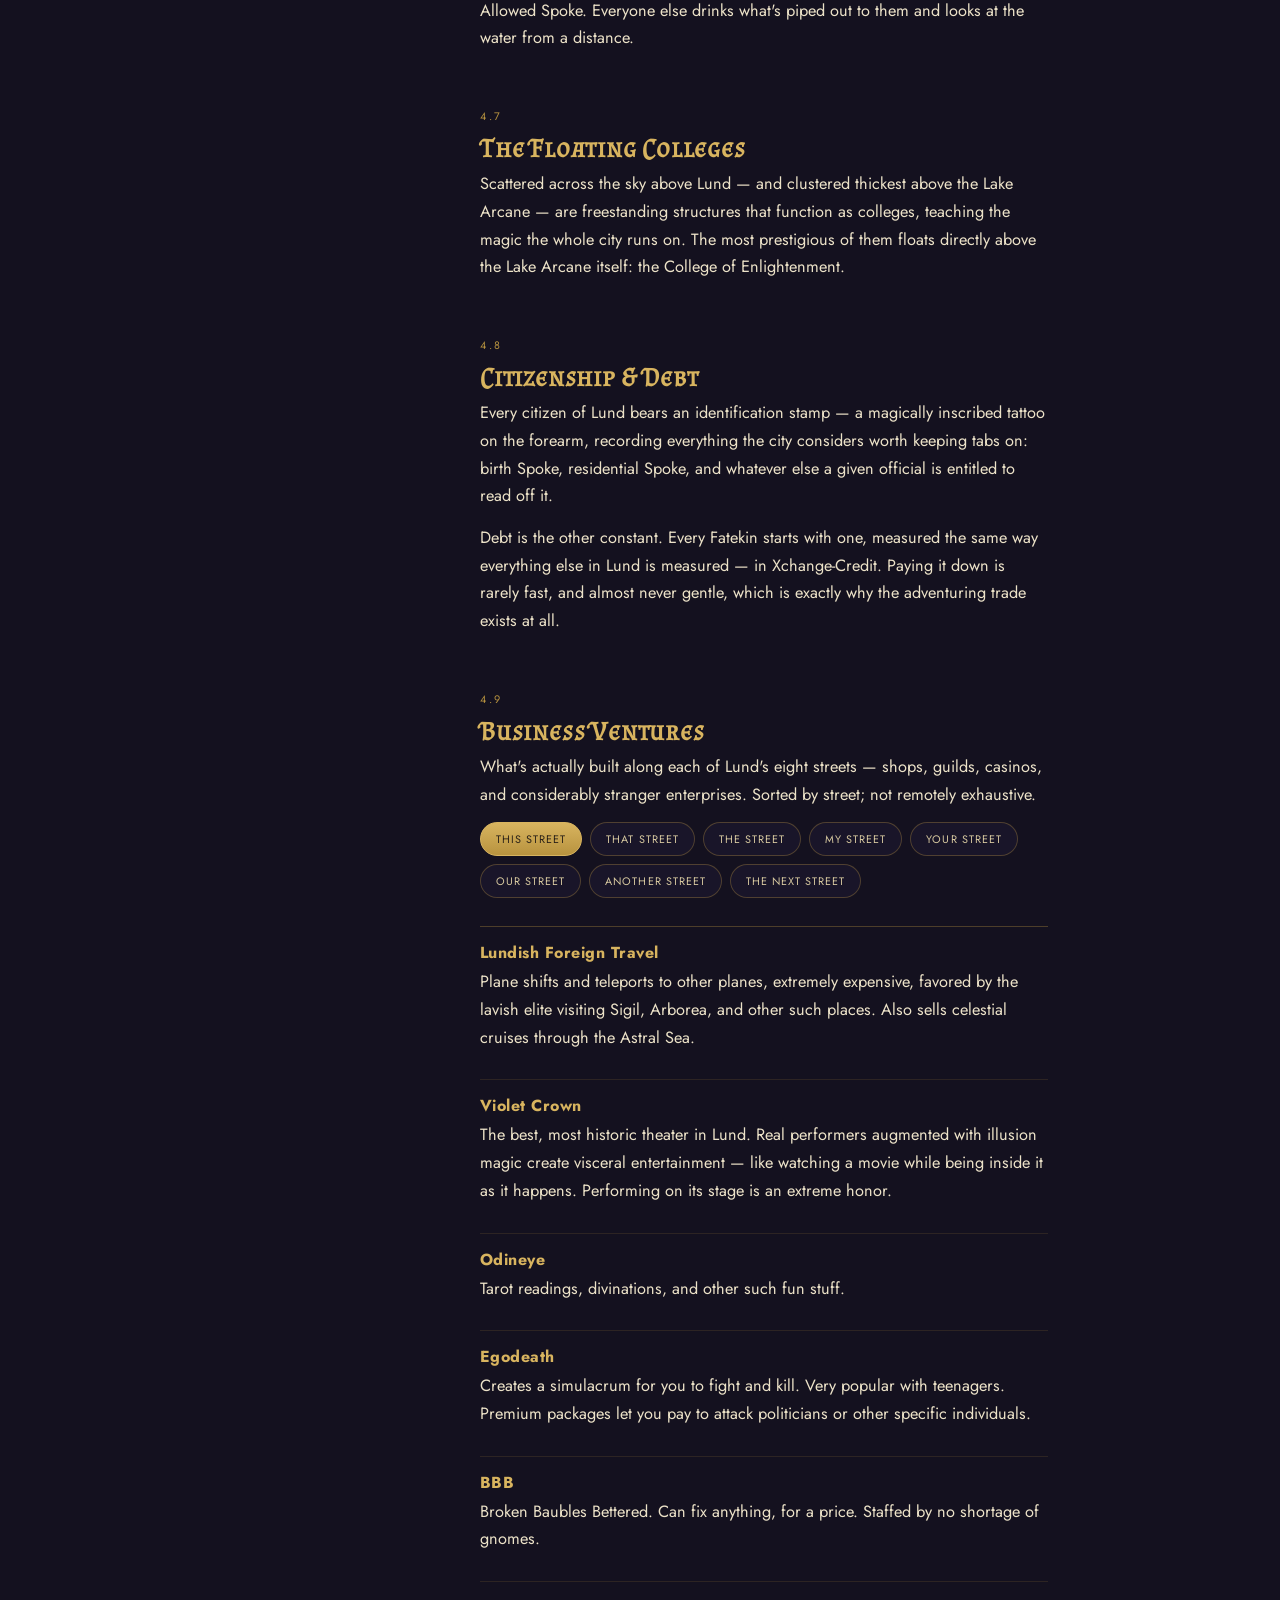
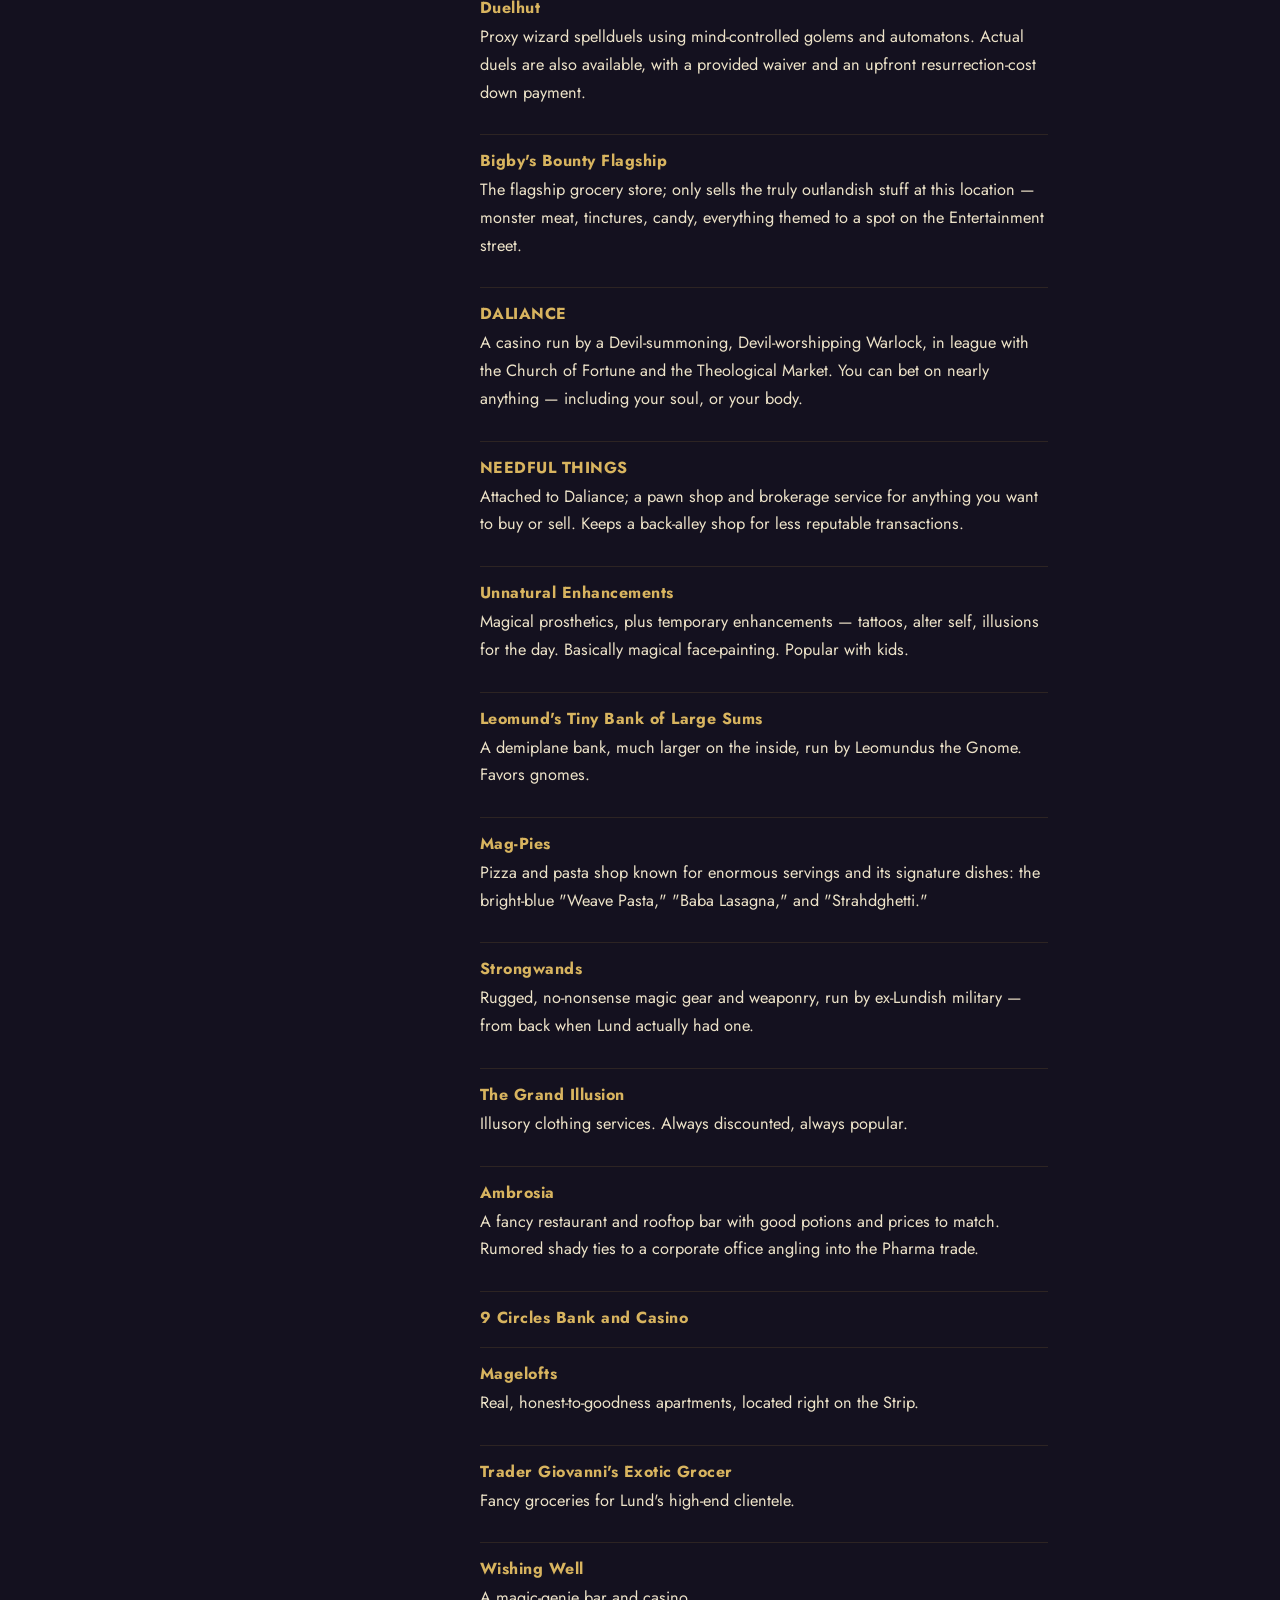
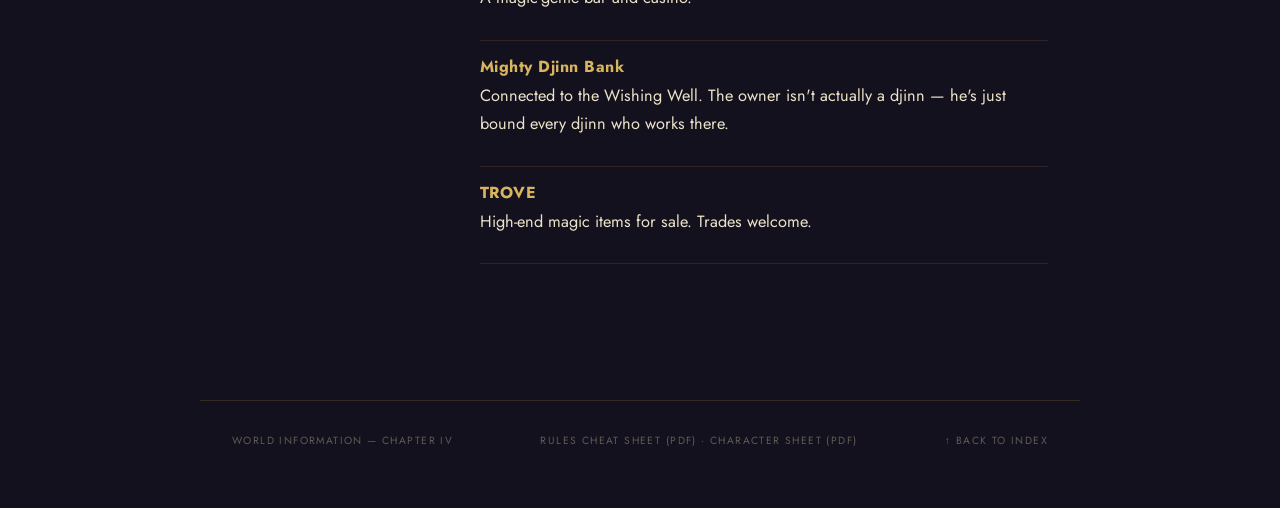
<file: world-information.html>
<!DOCTYPE html>
<html lang="en">
<head>
<meta charset="UTF-8">
<meta name="viewport" content="width=device-width, initial-scale=1.0">
<title>World Information</title>
<link rel="preconnect" href="https://fonts.googleapis.com">
<link rel="preconnect" href="https://fonts.gstatic.com" crossorigin>
<link href="https://fonts.googleapis.com/css2?family=Almendra:wght@400;700&family=Almendra+SC&family=Jost:ital,wght@0,400;0,500;0,600;1,400&display=swap" rel="stylesheet">
<link rel="stylesheet" href="lund-theme.css">
<style>
  .layout{
    display:grid;
    grid-template-columns: 200px 1fr;
    gap:48px;
    align-items:start;
  }
  .chapter-nav{
    position:sticky; top:76px;
    border-left: 1px solid var(--line);
    padding-left:18px;
    display:flex; flex-direction:column; gap:14px;
  }
  .chapter-nav a{
    font-family:'Jost', sans-serif;
    font-size:0.7rem;
    letter-spacing:0.115em;
    text-transform:uppercase;
    color: var(--text-muted);
    transition: color 0.2s ease;
  }
  .chapter-nav a:hover, .chapter-nav a:focus-visible{ color: var(--gold-bright); }

  section.lore{ margin-bottom:56px; scroll-margin-top: 90px; }
  section.lore h2{
    font-family:'Almendra SC', serif;
    letter-spacing:0.03em;
    font-size: 1.65rem;
    color: var(--gold-bright);
    margin: 0 0 6px;
  }
  section.lore .num-tag{
    font-family:'Jost', sans-serif;
    font-size:0.68rem;
    letter-spacing:0.235em;
    text-transform:uppercase;
    color: var(--gold);
    display:block;
    margin-bottom:8px;
  }
  section.lore p{
    line-height:1.7;
    font-size:1.02rem;
    color: var(--parchment);
    margin: 0 0 14px;
  }
  section.lore p.flavor{
    font-style:italic;
    color: var(--parchment-dim);
  }

  .street-grid{
    display:grid;
    grid-template-columns: repeat(2, 1fr);
    gap:20px;
    margin-top:8px;
  }
  .street-card{
    border: 1px solid var(--line);
    background: rgba(31,26,52,0.4);
    border-radius:8px;
    padding: 18px 20px;
  }
  .street-card h3{
    font-family:'Jost', sans-serif;
    letter-spacing:0.03em;
    font-size:1.05rem;
    color: var(--gold-bright);
    margin:0 0 4px;
  }
  .street-card .role-tag{
    font-family:'Jost', sans-serif;
    font-size:0.62rem;
    letter-spacing:0.175em;
    text-transform:uppercase;
    color: var(--teal-bright);
    display:block;
    margin-bottom:10px;
  }
  .street-card p{ margin:0; font-size:0.92rem; color: var(--parchment-dim); line-height:1.6; }

  .callout{
    border: 1px solid var(--line);
    background: rgba(31,26,52,0.4);
    border-radius:6px;
    padding: 16px 20px;
    margin: 20px 0;
  }
  .callout .label{
    font-family:'Jost', sans-serif;
    font-size:0.68rem;
    letter-spacing:0.185em;
    text-transform:uppercase;
    color: var(--teal-bright);
    margin-bottom:6px;
    display:block;
  }
  .callout p{ margin:0; font-size:0.95rem; }
  .callout p + p{ margin-top:10px; }

  .cat-tabs{
    display:flex; flex-wrap:wrap; gap:8px;
    margin-bottom:28px;
  }
  .cat-tab{
    font-family:'Jost', sans-serif;
    font-size:0.68rem;
    letter-spacing:0.095em;
    text-transform:uppercase;
    color: var(--parchment-dim);
    background: rgba(31,26,52,0.5);
    border: 1px solid var(--line);
    border-radius:999px;
    padding: 8px 15px;
    cursor:pointer;
    transition: background 0.2s ease, color 0.2s ease, border-color 0.2s ease;
  }
  .cat-tab:hover{ color: var(--parchment); }
  .cat-tab.active{
    background: linear-gradient(180deg, var(--gold-bright), var(--gold));
    color: #2a2118;
    border-color: var(--gold-bright);
  }

  .venture-list{ border-top: 1px solid var(--line); }
  .venture-item{
    padding: 14px 0;
    border-bottom: 1px solid rgba(184,147,63,0.15);
  }
  .venture-item h4{
    font-family:'Jost', sans-serif;
    letter-spacing:0.03em;
    font-size:1rem;
    color: var(--gold-bright);
    margin: 0 0 4px;
  }
  .venture-item p{
    margin:0;
    font-size:0.92rem;
    color: var(--parchment-dim);
    line-height:1.6;
  }

  @media (max-width: 720px){
    .layout{ grid-template-columns: 1fr; }
    .chapter-nav{
      position:static; flex-direction:row; flex-wrap:wrap;
      border-left:none; border-top:1px solid var(--line);
      padding-left:0; padding-top:14px; gap: 8px 20px;
    }
    .street-grid{ grid-template-columns: 1fr; }
  }
</style>
</head>
<body>

<header class="mast">
  <a class="mark" href="index.html">Welcome to Lund</a>
  <nav>
    <a href="general-rules.html">I · Rules</a>
    <a href="item-tables.html">II · Items</a>
    <a href="arcana-tables.html">III · Arcana</a>
    <a href="world-information.html" class="current">IV · World</a>
    <a href="character-generation.html">V · Characters</a>
  </nav>
</header>

<div class="page-hero">
  <div class="eyebrow">Chapter IV</div>
  <h1>World Information</h1>
  <p class="lede">
    The City of Lund — the only city that ever mattered, matters, or ever will matter.
    At least, that's what it says about itself.
  </p>
</div>

<main class="content">
  <div class="layout">
    <nav class="chapter-nav" aria-label="Section navigation">
      <a href="#overview">Overview</a>
      <a href="#the-city">The City</a>
      <a href="#streets">The Streets</a>
      <a href="#spokes">The Spokes</a>
      <a href="#lundercity">The Lundercity</a>
      <a href="#lake-arcane">Lake Arcane</a>
      <a href="#colleges">The Floating Colleges</a>
      <a href="#citizenship">Citizenship &amp; Debt</a>
      <a href="#ventures">Business Ventures</a>
    </nav>

    <div>
      <section class="lore" id="overview">
        <span class="num-tag">4.1</span>
        <h2>Overview</h2>
        <p>Lund is the magical hub of innovation in spellcasting — every wizard's dream made real, and  Lund knows it. Magic suffuses everything here. It makes life easier. It makes life bearable. For those who have it.</p>
        <p>Those without magic are second-class citizens. Those without magic <em>and</em> without money are lower still. It is not a kind city to be poor in, and Lund does not pretend otherwise.</p>
        <p class="flavor">Every Fatekin begins play carrying a significant debt that must be repaid — it's the reason most of them picked up a weapon or a spellbook in the first place. Adventuring is, by a wide margin, the most lucrative work in town.</p>
      </section>

      <section class="lore" id="the-city">
        <span class="num-tag">4.2</span>
        <h2>The City</h2>
        <p>Lund is circular, walled, and airborne — a flying island propelled by magic, ringed by an enormous wall, drifting over what seems to be an endless ocean on its home plane.</p>
        <p>Eight major streets run the full width of the city, each crossing straight through its center like spokes on a wheel — though the city has its own word for the wedge-shaped districts those streets create. See The Spokes, below.</p>
        <p class="flavor">Lund only ever built up, because it couldn't build out. A walled island has nowhere to sprawl — so every generation simply built on top of the last one, and never looked back down to see what got left behind.</p>
      </section>

      <section class="lore" id="streets">
        <span class="num-tag">4.3</span>
        <h2>The Streets</h2>
        <p>Eight streets run all the way across Lund. What's actually sold and built along each one is a matter for another day — for now, here's what each street is known for.</p>
        <div class="street-grid">
          <div class="street-card">
            <h3>This Street</h3>
            <span class="role-tag">"The Strip" · Entertainment</span>
            <p>The main street for excitement — food, shopping, casinos, and everything Lund wants visitors to see first.</p>
          </div>
          <div class="street-card">
            <h3>That Street</h3>
            <span class="role-tag">The Artsy Street</span>
            <p>Galleries, performance, and the sort of magic that's made to be looked at rather than used.</p>
          </div>
          <div class="street-card">
            <h3>The Street</h3>
            <span class="role-tag">The Cheap Street</span>
            <p>Affordable finds for affordable incomes — Lund's closest thing to a bargain.</p>
          </div>
          <div class="street-card">
            <h3>My Street</h3>
            <span class="role-tag">Parks &amp; Recreation</span>
            <p>Open green space and public entertainment, such as it is inside a walled, floating city.</p>
          </div>
          <div class="street-card">
            <h3>Your Street</h3>
            <span class="role-tag">District of Lesser Affairs</span>
            <p>Bureaucracy, permits, and the paperwork side of a city that runs on magically inscribed law.</p>
          </div>
          <div class="street-card">
            <h3>Our Street</h3>
            <span class="role-tag">Enlightened District</span>
            <p>Academies, libraries, and the institutions that keep Lund's magical innovation flowing.</p>
          </div>
          <div class="street-card">
            <h3>Another Street</h3>
            <span class="role-tag">Industrial &amp; Residential</span>
            <p>Where the city's engines — and most of its people — actually live and work.</p>
          </div>
          <div class="street-card">
            <h3>The Next Street</h3>
            <span class="role-tag">Trades District</span>
            <p>Guild halls, workshops, and the trade licenses that keep them legal.</p>
          </div>
        </div>
      </section>

      <section class="lore" id="spokes">
        <span class="num-tag">4.4</span>
        <h2>The Spokes</h2>
        <p>The wedge of the city between any two adjacent streets is called a Spoke. Each Spoke runs its own local government, headed by a body of officials called Spokesmen — and each Spoke writes and enforces its own laws, sometimes in sharp contrast to the Spoke next door.</p>
        <div class="callout">
          <span class="label">Birth Spoke vs. Residential Spoke</span>
          <p>Every citizen is born into a Spoke, and that birth Spoke stays on record for life — but most citizens also carry a current residential Spoke, if they've moved. Both are tracked, and both matter to whoever's asking.</p>
        </div>
      </section>

      <section class="lore" id="lundercity">
        <span class="num-tag">4.5</span>
        <h2>The Lundercity</h2>
        <p>Every generation Lund built upward instead of outward, and every generation left something behind rather than tear it down. What's left is a labyrinth of fractured, abandoned structures buried beneath the city proper — colloquially, the Lundercity. It holds every piece of Lund's history the surface would rather forget.</p>
        <p class="flavor">The Lundercity is exempt from the Laws of Lund. No Spoke's Spokesmen claim it, no writ reaches it, and no tattoo tracks anyone who disappears into it. Naturally, it's become home to a thriving assortment of criminal enterprises and organizations that the city above finds it easier to ignore than to root out.</p>
      </section>

      <section class="lore" id="lake-arcane">
        <span class="num-tag">4.6</span>
        <h2>Lake Arcane</h2>
        <p>At the exact center of Lund sits the Lake Arcane, a magically generated source of pristinely clean water and the primary water supply for the entire city. By any practical measure it's also a national park — one of the only stretches of open water and greenery Lund has left.</p>
        <p>It is also fiercely guarded. A wall rings the lake as surely as one rings the city, and admission is limited to citizens whose residential Spoke happens to be a Park Allowed Spoke. Everyone else drinks what's piped out to them and looks at the water from a distance.</p>
      </section>

      <section class="lore" id="colleges">
        <span class="num-tag">4.7</span>
        <h2>The Floating Colleges</h2>
        <p>Scattered across the sky above Lund — and clustered thickest above the Lake Arcane — are freestanding structures that function as colleges, teaching the magic the whole city runs on. The most prestigious of them floats directly above the Lake Arcane itself: the College of Enlightenment.</p>
      </section>

      <section class="lore" id="citizenship">
        <span class="num-tag">4.8</span>
        <h2>Citizenship &amp; Debt</h2>
        <p>Every citizen of Lund bears an identification stamp — a magically inscribed tattoo on the forearm, recording everything the city considers worth keeping tabs on: birth Spoke, residential Spoke, and whatever else a given official is entitled to read off it.</p>
        <p>Debt is the other constant. Every Fatekin starts with one, measured the same way everything else in Lund is measured — in Xchange-Credit. Paying it down is rarely fast, and almost never gentle, which is exactly why the adventuring trade exists at all.</p>
      </section>

      <section class="lore" id="ventures">
        <span class="num-tag">4.9</span>
        <h2>Business Ventures</h2>
        <p>What's actually built along each of Lund's eight streets — shops, guilds, casinos, and considerably stranger enterprises. Sorted by street; not remotely exhaustive.</p>
        <div class="cat-tabs" role="tablist" aria-label="Street">
          <button class="cat-tab active" data-street="this">This Street</button>
          <button class="cat-tab" data-street="that">That Street</button>
          <button class="cat-tab" data-street="the">The Street</button>
          <button class="cat-tab" data-street="my">My Street</button>
          <button class="cat-tab" data-street="your">Your Street</button>
          <button class="cat-tab" data-street="our">Our Street</button>
          <button class="cat-tab" data-street="another">Another Street</button>
          <button class="cat-tab" data-street="thenext">The Next Street</button>
        </div>
        <div class="venture-list" id="ventureList"></div>
      </section>
    </div>
  </div>
</main>

<footer class="site-footer">
  <span>World Information — Chapter IV</span>
  <span><a href="https://github.com/thehandoffategaming-spec/lund-site/raw/main/Lund_Rules_Cheat_Sheet.pdf" target="_blank" rel="noopener">Rules Cheat Sheet (PDF)</a> · <a href="https://github.com/thehandoffategaming-spec/lund-site/raw/main/Lund_Sheet_v6.pdf" target="_blank" rel="noopener">Character Sheet (PDF)</a></span>
  <span><a href="index.html">↑ Back to Index</a></span>
</footer>

<script src="locations-data.js"></script>
<script>
  function renderVentures(streetKey){
    const list = LOCATIONS_DATA[streetKey] || [];
    const container = document.getElementById('ventureList');
    container.innerHTML = list.map(loc => `
      <div class="venture-item">
        <h4>${loc.name}</h4>
        ${loc.desc ? `<p>${loc.desc}</p>` : ''}
      </div>
    `).join('');
  }

  renderVentures('this');

  const streetTabs = document.querySelectorAll('.cat-tab');
  streetTabs.forEach(tab => {
    tab.addEventListener('click', () => {
      streetTabs.forEach(t => t.classList.remove('active'));
      tab.classList.add('active');
      renderVentures(tab.dataset.street);
    });
  });
</script>

</body>
</html>
</file>
<file: lund-theme.css>
/* ================= Welcome to Lund — shared theme ================= */
:root{
  --ink: #14111f;
  --ink-deep: #0b0913;
  --panel: #1f1a34;
  --parchment: #ece2c8;
  --parchment-dim: #d8c9a0;
  --gold: #b8933f;
  --gold-bright: #d8b45f;
  --burgundy: #7a2331;
  --rose: #e0929b;
  --teal: #3c6e64;
  --teal-bright: #6fc4b3;
  --line: rgba(184,147,63,0.35);
  --line-soft: rgba(184,147,63,0.2);
  --text-muted: rgba(236,226,200,0.62);
}

*{ box-sizing:border-box; }
html{ scroll-behavior:smooth; }

body{
  margin:0;
  background: var(--ink);
  color: var(--parchment);
  font-family: 'Jost', sans-serif;
  -webkit-font-smoothing: antialiased;
  min-height:100vh;
  overflow-x:hidden;
}

/* Layer 1: slow-drifting ambient glow. Fixed positioning means page content
   scrolls over a static backdrop — a simple, cheap parallax effect. */
body::before{
  content:"";
  position:fixed; inset:-8%;
  pointer-events:none;
  z-index:-2;
  background:
    radial-gradient(ellipse 900px 700px at 18% 8%, rgba(184,147,63,0.16), transparent 60%),
    radial-gradient(ellipse 800px 650px at 88% 12%, rgba(122,35,49,0.14), transparent 60%),
    radial-gradient(ellipse 1000px 800px at 50% 105%, rgba(60,110,100,0.12), transparent 65%),
    radial-gradient(ellipse 700px 700px at 95% 85%, rgba(184,147,63,0.10), transparent 60%);
  animation: driftGlow 50s ease-in-out infinite alternate;
}

@keyframes driftGlow{
  0%{ transform: translate(0,0) scale(1); }
  100%{ transform: translate(-2.5%, 2%) scale(1.04); }
}

/* Layer 2: stars, vignette, and fine grain — also fixed, sits just above the glow */
body::after{
  content:"";
  position:fixed; inset:0;
  pointer-events:none;
  z-index:-1;
  animation: skyBreathe 9s ease-in-out infinite;
  background-image:
    radial-gradient(1px 1px at 10% 20%, rgba(236,226,200,0.55), transparent 60%),
    radial-gradient(1px 1px at 80% 30%, rgba(236,226,200,0.45), transparent 60%),
    radial-gradient(1.5px 1.5px at 60% 70%, rgba(236,226,200,0.4), transparent 60%),
    radial-gradient(1px 1px at 25% 80%, rgba(236,226,200,0.45), transparent 60%),
    radial-gradient(1px 1px at 90% 85%, rgba(236,226,200,0.35), transparent 60%),
    radial-gradient(1.5px 1.5px at 40% 45%, rgba(236,226,200,0.35), transparent 60%),
    radial-gradient(1px 1px at 70% 10%, rgba(236,226,200,0.45), transparent 60%),
    radial-gradient(1px 1px at 15% 55%, rgba(236,226,200,0.3), transparent 60%),
    radial-gradient(1px 1px at 55% 92%, rgba(236,226,200,0.3), transparent 60%),
    radial-gradient(1px 1px at 35% 15%, rgba(236,226,200,0.35), transparent 60%),
    radial-gradient(ellipse 80% 80% at 50% 50%, transparent 55%, rgba(11,9,19,0.55) 100%),
    url("data:image/svg+xml,%3Csvg xmlns='http://www.w3.org/2000/svg' width='140' height='140'%3E%3Cfilter id='n'%3E%3CfeTurbulence type='fractalNoise' baseFrequency='0.85' numOctaves='2' stitchTiles='stitch'/%3E%3CfeColorMatrix type='saturate' values='0'/%3E%3C/filter%3E%3Crect width='100%25' height='100%25' filter='url(%23n)' opacity='0.05'/%3E%3C/svg%3E");
}

@keyframes skyBreathe{
  0%, 100%{ opacity:0.72; }
  50%{ opacity:0.86; }
}

a{ color:inherit; text-decoration:none; }

/* ---------- sticky nav, shared across every page ---------- */
header.mast{
  position:sticky; top:0; z-index:20;
  display:flex; align-items:center; justify-content:space-between;
  padding: 14px clamp(20px,5vw,56px);
  background: rgba(11,9,19,0.88);
  backdrop-filter: blur(8px);
  border-bottom: 1px solid var(--line-soft);
}
header.mast .mark{
  font-family:'Almendra SC', serif;
  letter-spacing:0.095em;
  font-size:1.1rem;
  color: var(--gold-bright);
}
header.mast nav{ display:flex; gap:clamp(10px,2vw,26px); flex-wrap:wrap; }
header.mast nav a{
  font-family:'Jost', sans-serif;
  font-size:0.68rem;
  letter-spacing:0.135em;
  text-transform:uppercase;
  color: var(--parchment-dim);
  white-space:nowrap;
  transition: color 0.2s ease;
}
header.mast nav a:hover, header.mast nav a:focus-visible{ color: var(--gold-bright); }
header.mast nav a.current{ color: var(--gold-bright); }

@media (max-width: 780px){
  header.mast nav{ display:none; }
}

/* ---------- shared page hero ---------- */
.page-hero{
  position:relative; z-index:2;
  max-width: 880px;
  margin: 0 auto;
  padding: clamp(48px,8vw,88px) clamp(20px,6vw,32px) 0;
}
.eyebrow{
  font-family:'Jost', sans-serif;
  font-size:0.68rem;
  letter-spacing:0.335em;
  text-transform:uppercase;
  color: var(--gold-bright);
  display:flex; align-items:center; gap:12px;
  margin-bottom:22px;
}
.eyebrow::before, .eyebrow::after{
  content:""; flex:1; height:1px; background: var(--line);
}
.page-hero h1{
  font-family:'Almendra SC', serif;
  font-size: clamp(2.3rem, 5.5vw, 3.7rem);
  line-height:1.08;
  letter-spacing:0.045em;
  margin:0 0 16px;
  color: var(--parchment);
  text-shadow: 0 0 30px rgba(184,147,63,0.25);
}
.page-hero .lede{
  max-width: 62ch;
  font-size: 1.1rem;
  font-style:italic;
  line-height:1.6;
  color: var(--parchment-dim);
  margin: 0 0 40px;
}

main.content{
  position:relative; z-index:2;
  max-width: 880px;
  margin: 0 auto;
  padding: 0 clamp(20px,6vw,32px) 80px;
}

/* ---------- shared footer ---------- */
footer.site-footer{
  position:relative; z-index:2;
  max-width:880px;
  margin: 0 auto;
  padding: 32px clamp(20px,6vw,32px) 60px;
  display:flex;
  justify-content:space-between;
  align-items:center;
  gap:16px;
  flex-wrap:wrap;
  font-family:'Jost', sans-serif;
  font-size:0.65rem;
  letter-spacing:0.135em;
  text-transform:uppercase;
  color: rgba(216,201,160,0.4);
  border-top: 1px solid var(--line-soft);
}

/* ---------- themed scrollbars: dark ink & gold, matching the rest of the site ---------- */
html{
  scrollbar-color: var(--gold) var(--ink-deep);
  scrollbar-width: thin;
}
::-webkit-scrollbar{
  width: 12px;
  height: 12px;
}
::-webkit-scrollbar-track{
  background: var(--ink-deep);
}
::-webkit-scrollbar-thumb{
  background: linear-gradient(180deg, var(--gold-bright), var(--gold));
  border-radius: 8px;
  border: 2px solid var(--ink-deep);
}
::-webkit-scrollbar-thumb:hover{
  background: var(--gold-bright);
}
::-webkit-scrollbar-corner{
  background: var(--ink-deep);
}

/* Variant for scroll containers that sit on a light parchment surface
   (card text, modals, glossary list) — dark gold-on-ink would be unreadable there. */
.themed-scroll-parchment{
  scrollbar-color: var(--burgundy) rgba(122,35,49,0.1);
  scrollbar-width: thin;
}
.themed-scroll-parchment::-webkit-scrollbar{
  width: 8px;
  height: 8px;
}
.themed-scroll-parchment::-webkit-scrollbar-track{
  background: rgba(122,35,49,0.08);
}
.themed-scroll-parchment::-webkit-scrollbar-thumb{
  background: var(--burgundy);
  border-radius: 6px;
  border: none;
}
.themed-scroll-parchment::-webkit-scrollbar-thumb:hover{
  background: var(--teal);
}

@media (prefers-reduced-motion: reduce){
  *{ transition-duration: 0.001ms !important; scroll-behavior:auto !important; }
  body::before, body::after{ animation: none !important; }
}
</file>
